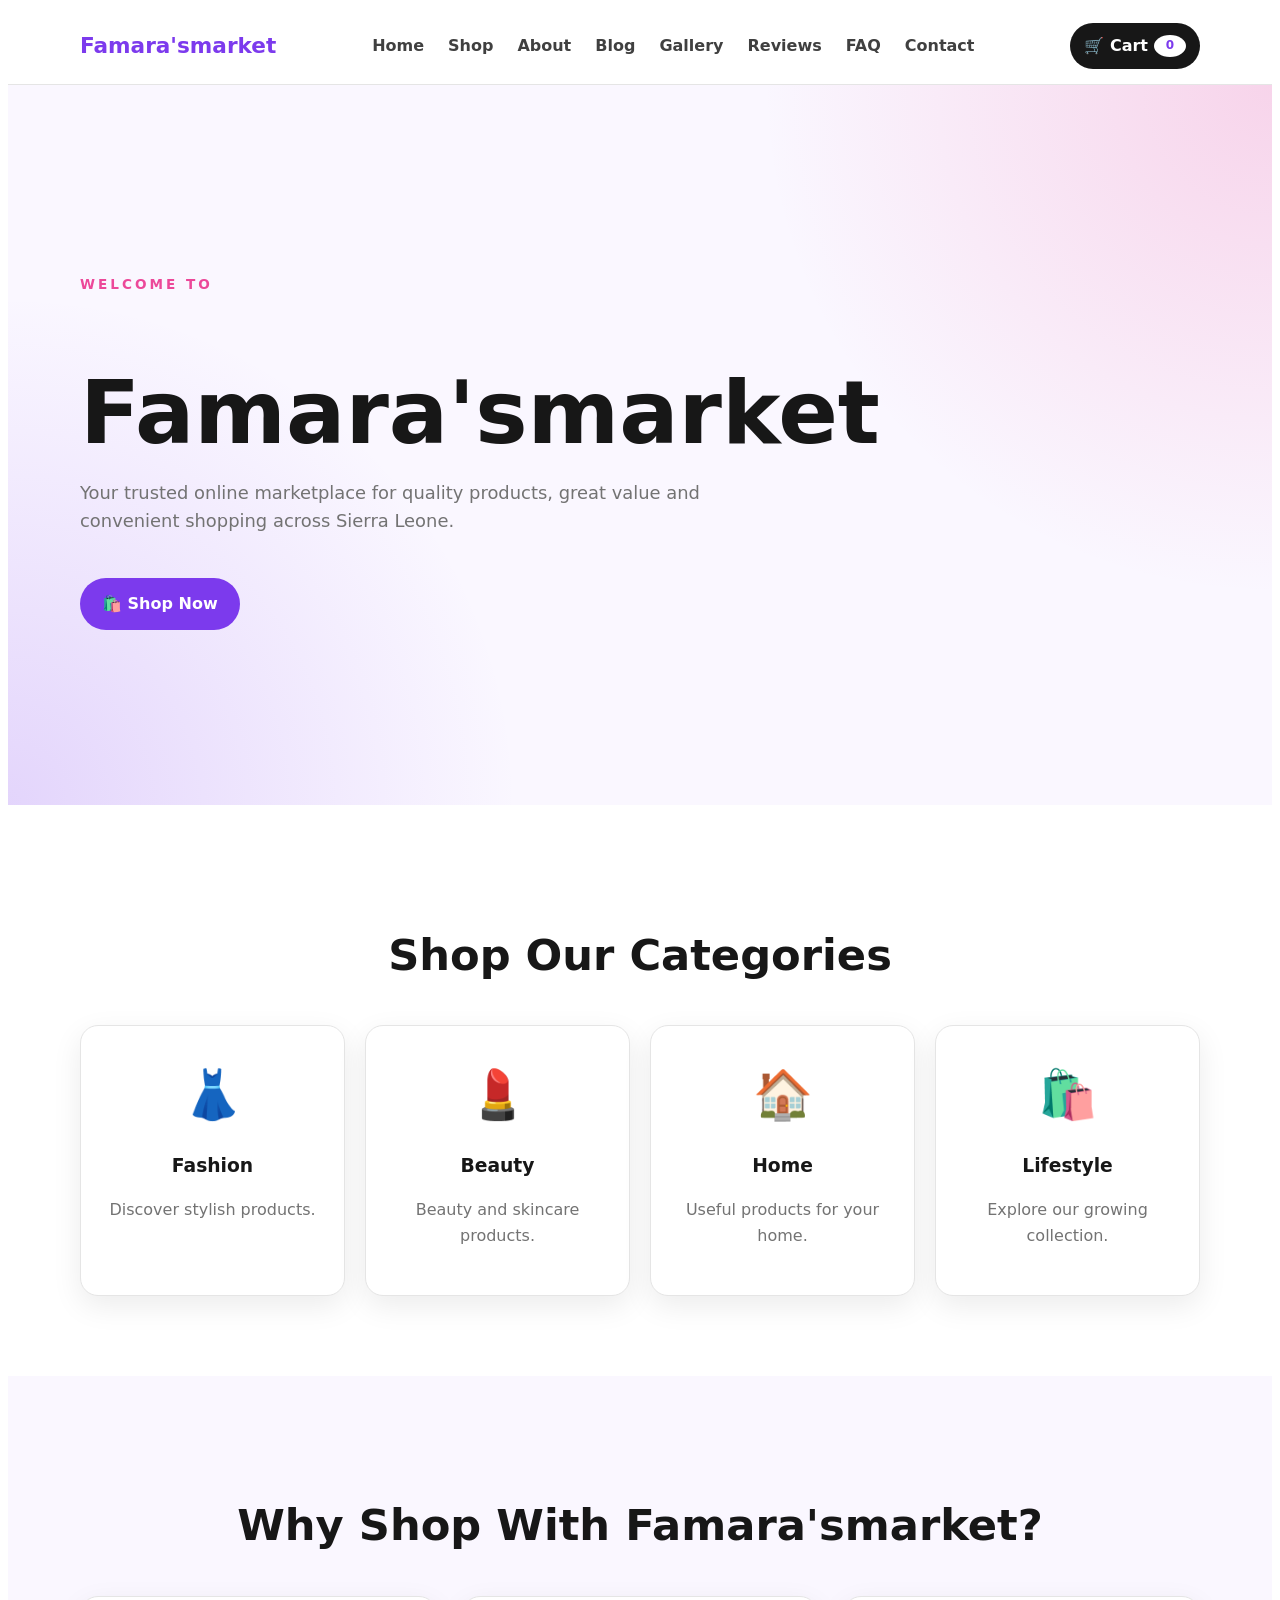
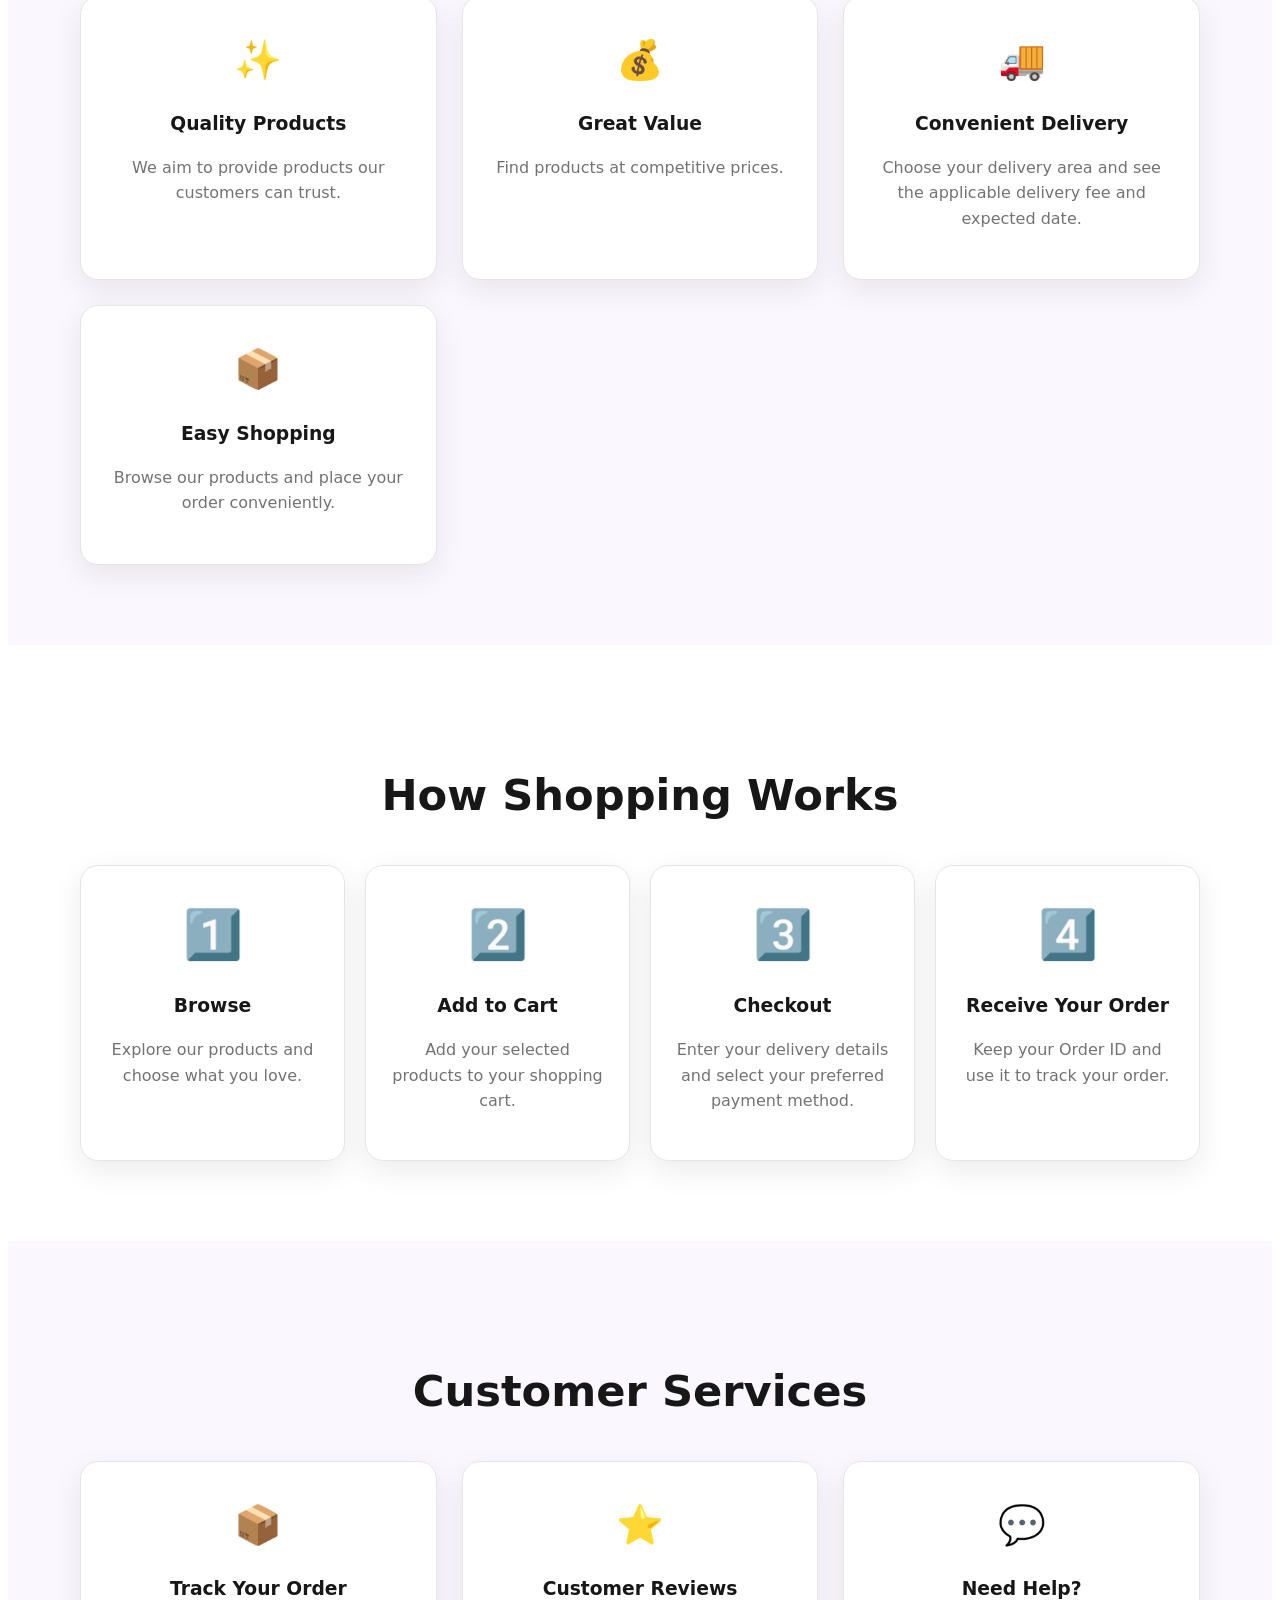
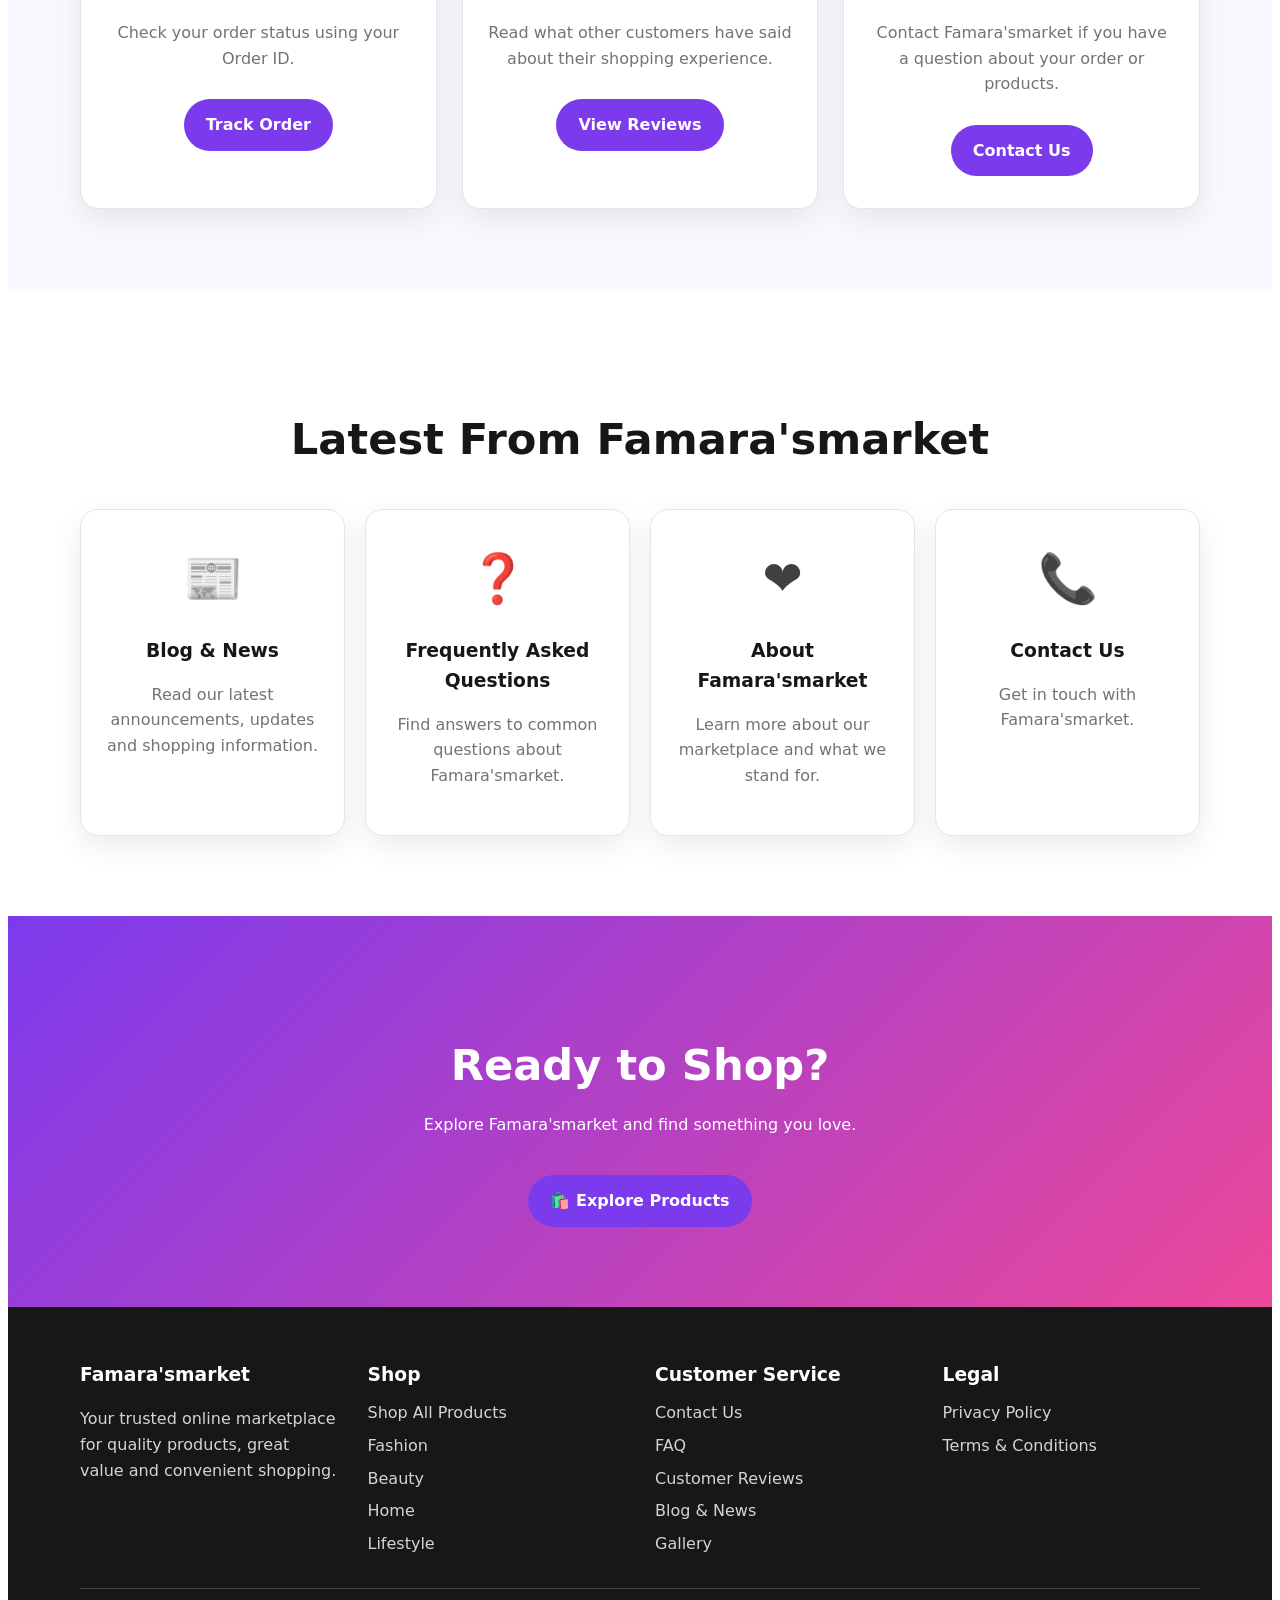
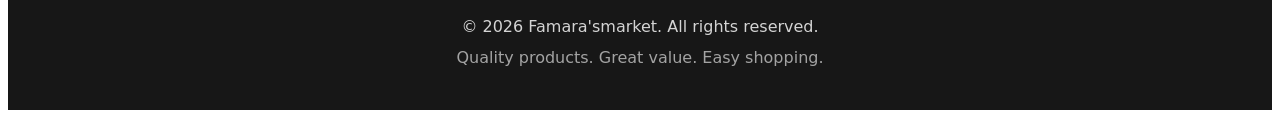
<file: index.html>
<!DOCTYPE html>
<html lang="en">

<head>

  <meta charset="UTF-8">

  <meta
    name="viewport"
    content="width=device-width, initial-scale=1.0"
  >

  <meta
    name="description"
    content="Famara'smarket — your trusted online marketplace for quality products, great value and convenient shopping across Sierra Leone."
  >

  <meta
    name="theme-color"
    content="#7c3aed"
  >

  <title>Famara'smarket | Shop Online</title>

  <link
    rel="stylesheet"
    href="css/style.css"
  >

  <style>

    /* =========================================
       FAMARA'SMARKET HOME PAGE
       ========================================= */

    .fm-button {
      display: inline-flex;
      align-items: center;
      justify-content: center;

      padding: 13px 22px;
      margin-top: 12px;

      background: #7c3aed;
      color: #ffffff !important;

      border: none;
      border-radius: 999px;

      text-decoration: none !important;

      font-weight: 800;

      cursor: pointer;

      transition:
        background .2s ease,
        transform .2s ease;
    }

    .fm-button:hover {
      background: #5b21b6;
      transform: translateY(-2px);
    }

    .fm-button:active {
      transform: translateY(0);
    }

    .fm-cart-button {
      display: inline-flex;

      align-items: center;
      justify-content: center;

      gap: 6px;

      padding: 10px 14px;

      background: #171717;
      color: #ffffff !important;

      border-radius: 999px;

      text-decoration: none !important;

      font-weight: 800;

      white-space: nowrap;
    }

    .fm-cart-button:hover {
      background: #7c3aed;
    }

    .fm-cart-count {
      display: inline-flex;

      align-items: center;
      justify-content: center;

      min-width: 22px;
      height: 22px;

      padding: 0 5px;

      border-radius: 50%;

      background: #ffffff;
      color: #7c3aed;

      font-size: 12px;
    }

    .fm-footer-grid {
      display: grid;

      grid-template-columns:
        repeat(4, 1fr);

      gap: 30px;

      margin-bottom: 25px;

      text-align: left;
    }

    .fm-footer-column h3 {
      margin-bottom: 10px;
      color: #ffffff;
    }

    .fm-footer-column p {
      color: #d4d4d4;
    }

    .fm-footer-column a {
      display: block;

      margin-bottom: 7px;

      color: #d4d4d4;

      text-decoration: none;
    }

    .fm-footer-column a:hover {
      color: #ffffff;
      text-decoration: underline;
    }

    .fm-footer-bottom {
      padding-top: 20px;

      border-top:
        1px solid rgba(255,255,255,.2);
    }

    .fm-footer-bottom p {
      margin: 5px 0;
    }

    @media (max-width: 800px) {

      .fm-footer-grid {
        grid-template-columns:
          repeat(2, 1fr);
      }

    }

    @media (max-width: 500px) {

      .fm-footer-grid {
        grid-template-columns: 1fr;

        text-align: center;
      }

    }

  </style>

</head>


<body>


  <!-- =========================================
       HEADER
       ========================================= -->

  <header class="header">

    <div class="container header-content">


      <a
        href="index.html"
        class="logo"
      >
        Famara'smarket
      </a>


      <nav class="nav">

        <a href="index.html">
          Home
        </a>

        <a href="pages/shop.html">
          Shop
        </a>

        <a href="pages/about.html">
          About
        </a>

        <a href="pages/blog.html">
          Blog
        </a>

        <a href="pages/gallery.html">
          Gallery
        </a>

        <a href="pages/testimonials.html">
          Reviews
        </a>

        <a href="pages/faq.html">
          FAQ
        </a>

        <a href="pages/contact.html">
          Contact
        </a>

      </nav>


      <a
        href="pages/shop.html"
        class="fm-cart-button"
      >

        🛒 Cart

        <span
          class="fm-cart-count"
          id="cart-count"
        >
          0
        </span>

      </a>


    </div>

  </header>



  <!-- =========================================
       MAIN
       ========================================= -->

  <main>


    <!-- =======================================
         HERO
         ======================================= -->

    <section class="hero">

      <div class="container hero-content">

        <div class="hero-text">

          <p class="welcome">
            WELCOME TO
          </p>


          <h1>
            Famara'smarket
          </h1>


          <p>
            Your trusted online marketplace for
            quality products, great value and
            convenient shopping across Sierra Leone.
          </p>


          <a
            href="pages/shop.html"
            class="fm-button"
          >
            🛍️ Shop Now
          </a>

        </div>

      </div>

    </section>



    <!-- =======================================
         CATEGORIES
         ======================================= -->

    <section class="categories">

      <div class="container">

        <h2>
          Shop Our Categories
        </h2>


        <div class="category-grid">


          <a
            href="pages/shop.html"
            class="category-card"
          >

            <span>
              👗
            </span>

            <h3>
              Fashion
            </h3>

            <p>
              Discover stylish products.
            </p>

          </a>


          <a
            href="pages/shop.html"
            class="category-card"
          >

            <span>
              💄
            </span>

            <h3>
              Beauty
            </h3>

            <p>
              Beauty and skincare products.
            </p>

          </a>


          <a
            href="pages/shop.html"
            class="category-card"
          >

            <span>
              🏠
            </span>

            <h3>
              Home
            </h3>

            <p>
              Useful products for your home.
            </p>

          </a>


          <a
            href="pages/shop.html"
            class="category-card"
          >

            <span>
              🛍️
            </span>

            <h3>
              Lifestyle
            </h3>

            <p>
              Explore our growing collection.
            </p>

          </a>


        </div>

      </div>

    </section>



    <!-- =======================================
         WHY SHOP WITH US
         ======================================= -->

    <section class="why-us">

      <div class="container">

        <h2>
          Why Shop With Famara'smarket?
        </h2>


        <div class="features">


          <div class="feature">

            <span>
              ✨
            </span>

            <h3>
              Quality Products
            </h3>

            <p>
              We aim to provide products our
              customers can trust.
            </p>

          </div>


          <div class="feature">

            <span>
              💰
            </span>

            <h3>
              Great Value
            </h3>

            <p>
              Find products at competitive prices.
            </p>

          </div>


          <div class="feature">

            <span>
              🚚
            </span>

            <h3>
              Convenient Delivery
            </h3>

            <p>
              Choose your delivery area and see
              the applicable delivery fee and
              expected date.
            </p>

          </div>


          <div class="feature">

            <span>
              📦
            </span>

            <h3>
              Easy Shopping
            </h3>

            <p>
              Browse our products and place your
              order conveniently.
            </p>

          </div>


        </div>

      </div>

    </section>



    <!-- =======================================
         HOW SHOPPING WORKS
         ======================================= -->

    <section class="categories">

      <div class="container">

        <h2>
          How Shopping Works
        </h2>


        <div class="category-grid">


          <div class="category-card">

            <span>
              1️⃣
            </span>

            <h3>
              Browse
            </h3>

            <p>
              Explore our products and choose
              what you love.
            </p>

          </div>


          <div class="category-card">

            <span>
              2️⃣
            </span>

            <h3>
              Add to Cart
            </h3>

            <p>
              Add your selected products to your
              shopping cart.
            </p>

          </div>


          <div class="category-card">

            <span>
              3️⃣
            </span>

            <h3>
              Checkout
            </h3>

            <p>
              Enter your delivery details and
              select your preferred payment method.
            </p>

          </div>


          <div class="category-card">

            <span>
              4️⃣
            </span>

            <h3>
              Receive Your Order
            </h3>

            <p>
              Keep your Order ID and use it to
              track your order.
            </p>

          </div>


        </div>

      </div>

    </section>



    <!-- =======================================
         CUSTOMER SERVICES
         ======================================= -->

    <section class="why-us">

      <div class="container">

        <h2>
          Customer Services
        </h2>


        <div class="features">


          <div class="feature">

            <span>
              📦
            </span>

            <h3>
              Track Your Order
            </h3>

            <p>
              Check your order status using your
              Order ID.
            </p>


            <a
              href="pages/shop.html#trackingSection"
              class="fm-button"
            >
              Track Order
            </a>

          </div>


          <div class="feature">

            <span>
              ⭐
            </span>

            <h3>
              Customer Reviews
            </h3>

            <p>
              Read what other customers have said
              about their shopping experience.
            </p>


            <a
              href="pages/testimonials.html"
              class="fm-button"
            >
              View Reviews
            </a>

          </div>


          <div class="feature">

            <span>
              💬
            </span>

            <h3>
              Need Help?
            </h3>

            <p>
              Contact Famara'smarket if you have
              a question about your order or products.
            </p>


            <a
              href="pages/contact.html"
              class="fm-button"
            >
              Contact Us
            </a>

          </div>


        </div>

      </div>

    </section>



    <!-- =======================================
         LATEST
         ======================================= -->

    <section class="categories">

      <div class="container">

        <h2>
          Latest From Famara'smarket
        </h2>


        <div class="category-grid">


          <a
            href="pages/blog.html"
            class="category-card"
          >

            <span>
              📰
            </span>

            <h3>
              Blog &amp; News
            </h3>

            <p>
              Read our latest announcements,
              updates and shopping information.
            </p>

          </a>


          <a
            href="pages/faq.html"
            class="category-card"
          >

            <span>
              ❓
            </span>

            <h3>
              Frequently Asked Questions
            </h3>

            <p>
              Find answers to common questions
              about Famara'smarket.
            </p>

          </a>


          <a
            href="pages/about.html"
            class="category-card"
          >

            <span>
              ❤️
            </span>

            <h3>
              About Famara'smarket
            </h3>

            <p>
              Learn more about our marketplace
              and what we stand for.
            </p>

          </a>


          <a
            href="pages/contact.html"
            class="category-card"
          >

            <span>
              📞
            </span>

            <h3>
              Contact Us
            </h3>

            <p>
              Get in touch with Famara'smarket.
            </p>

          </a>


        </div>

      </div>

    </section>



    <!-- =======================================
         FINAL CTA
         ======================================= -->

    <section class="cta">

      <div class="container">

        <h2>
          Ready to Shop?
        </h2>


        <p>
          Explore Famara'smarket and find
          something you love.
        </p>


        <a
          href="pages/shop.html"
          class="fm-button"
        >
          🛍️ Explore Products
        </a>

      </div>

    </section>


  </main>



  <!-- =========================================
       FOOTER
       ========================================= -->

  <footer class="footer">

    <div class="container">


      <div class="fm-footer-grid">


        <div class="fm-footer-column">

          <h3>
            Famara'smarket
          </h3>

          <p>
            Your trusted online marketplace for
            quality products, great value and
            convenient shopping.
          </p>

        </div>


        <div class="fm-footer-column">

          <h3>
            Shop
          </h3>

          <a href="pages/shop.html">
            Shop All Products
          </a>

          <a href="pages/shop.html">
            Fashion
          </a>

          <a href="pages/shop.html">
            Beauty
          </a>

          <a href="pages/shop.html">
            Home
          </a>

          <a href="pages/shop.html">
            Lifestyle
          </a>

        </div>


        <div class="fm-footer-column">

          <h3>
            Customer Service
          </h3>

          <a href="pages/contact.html">
            Contact Us
          </a>

          <a href="pages/faq.html">
            FAQ
          </a>

          <a href="pages/testimonials.html">
            Customer Reviews
          </a>

          <a href="pages/blog.html">
            Blog &amp; News
          </a>

          <a href="pages/gallery.html">
            Gallery
          </a>

        </div>


        <div class="fm-footer-column">

          <h3>
            Legal
          </h3>

          <a href="pages/privacy.html">
            Privacy Policy
          </a>

          <a href="pages/terms.html">
            Terms &amp; Conditions
          </a>

        </div>


      </div>


      <div class="fm-footer-bottom">

        <p>
          ©
          <span id="year"></span>
          Famara'smarket.
          All rights reserved.
        </p>

        <p>
          Quality products. Great value.
          Easy shopping.
        </p>

      </div>


    </div>

  </footer>



  <!-- =========================================
       JAVASCRIPT
       ========================================= -->

  <script src="js/script.js"></script>


  <script>

    /* Current year */

    const yearElement =
      document.getElementById("year");

    if (yearElement) {

      yearElement.textContent =
        new Date().getFullYear();

    }


    /* Cart count */

    try {

      const possibleKeys = [
        "famarasmarket_cart",
        "cart"
      ];


      let savedCart = null;


      for (
        const key of possibleKeys
      ) {

        const stored =
          localStorage.getItem(key);


        if (!stored) {
          continue;
        }


        try {

          const parsed =
            JSON.parse(stored);


          if (
            Array.isArray(parsed)
          ) {

            savedCart =
              parsed;

            break;

          }

        } catch (error) {

          /* Ignore invalid storage */

        }

      }


      if (
        Array.isArray(savedCart)
      ) {

        const count =
          savedCart.reduce(
            function(total, item) {

              return total +
                Number(
                  item.quantity || 0
                );

            },
            0
          );


        const cartCount =
          document.getElementById(
            "cart-count"
          );


        if (cartCount) {

          cartCount.textContent =
            count;

        }

      }

    } catch (error) {

      /* Cart is handled by Shop */

    }

  </script>


</body>

              </html>
</file>
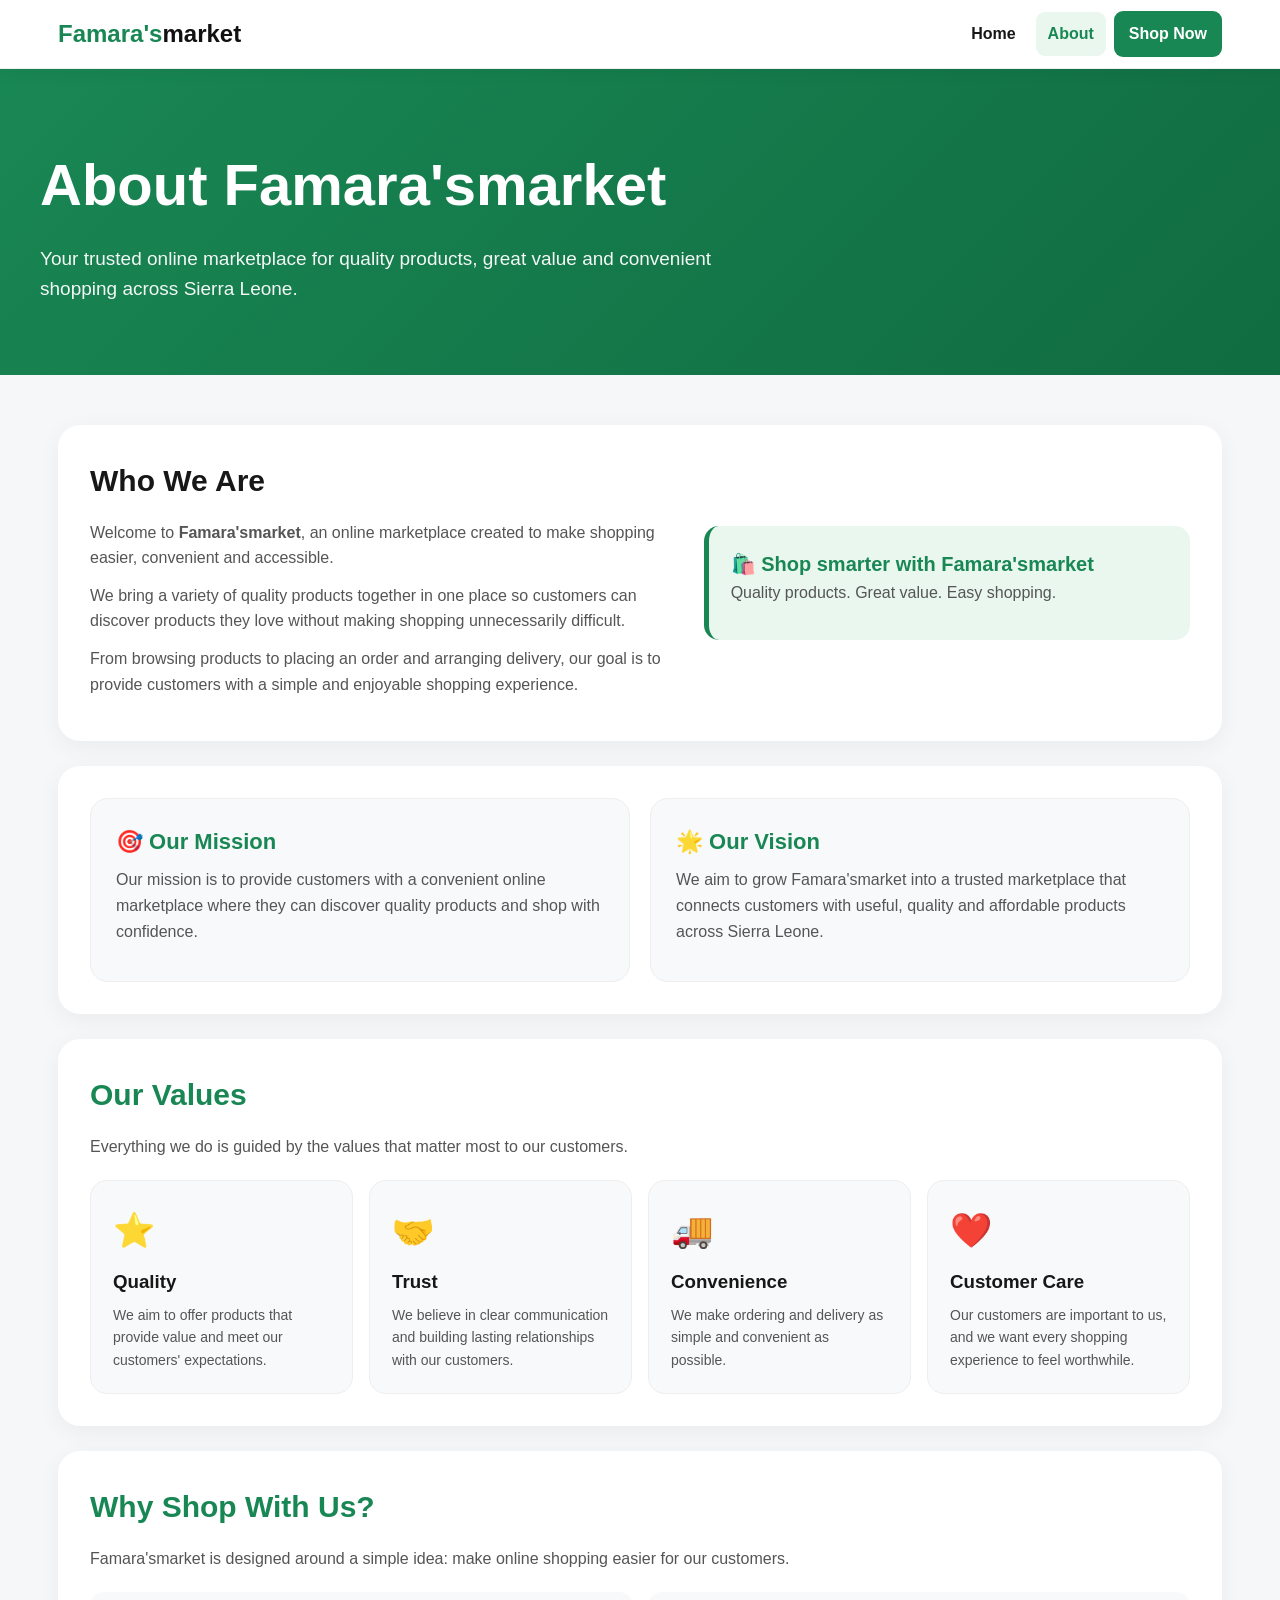
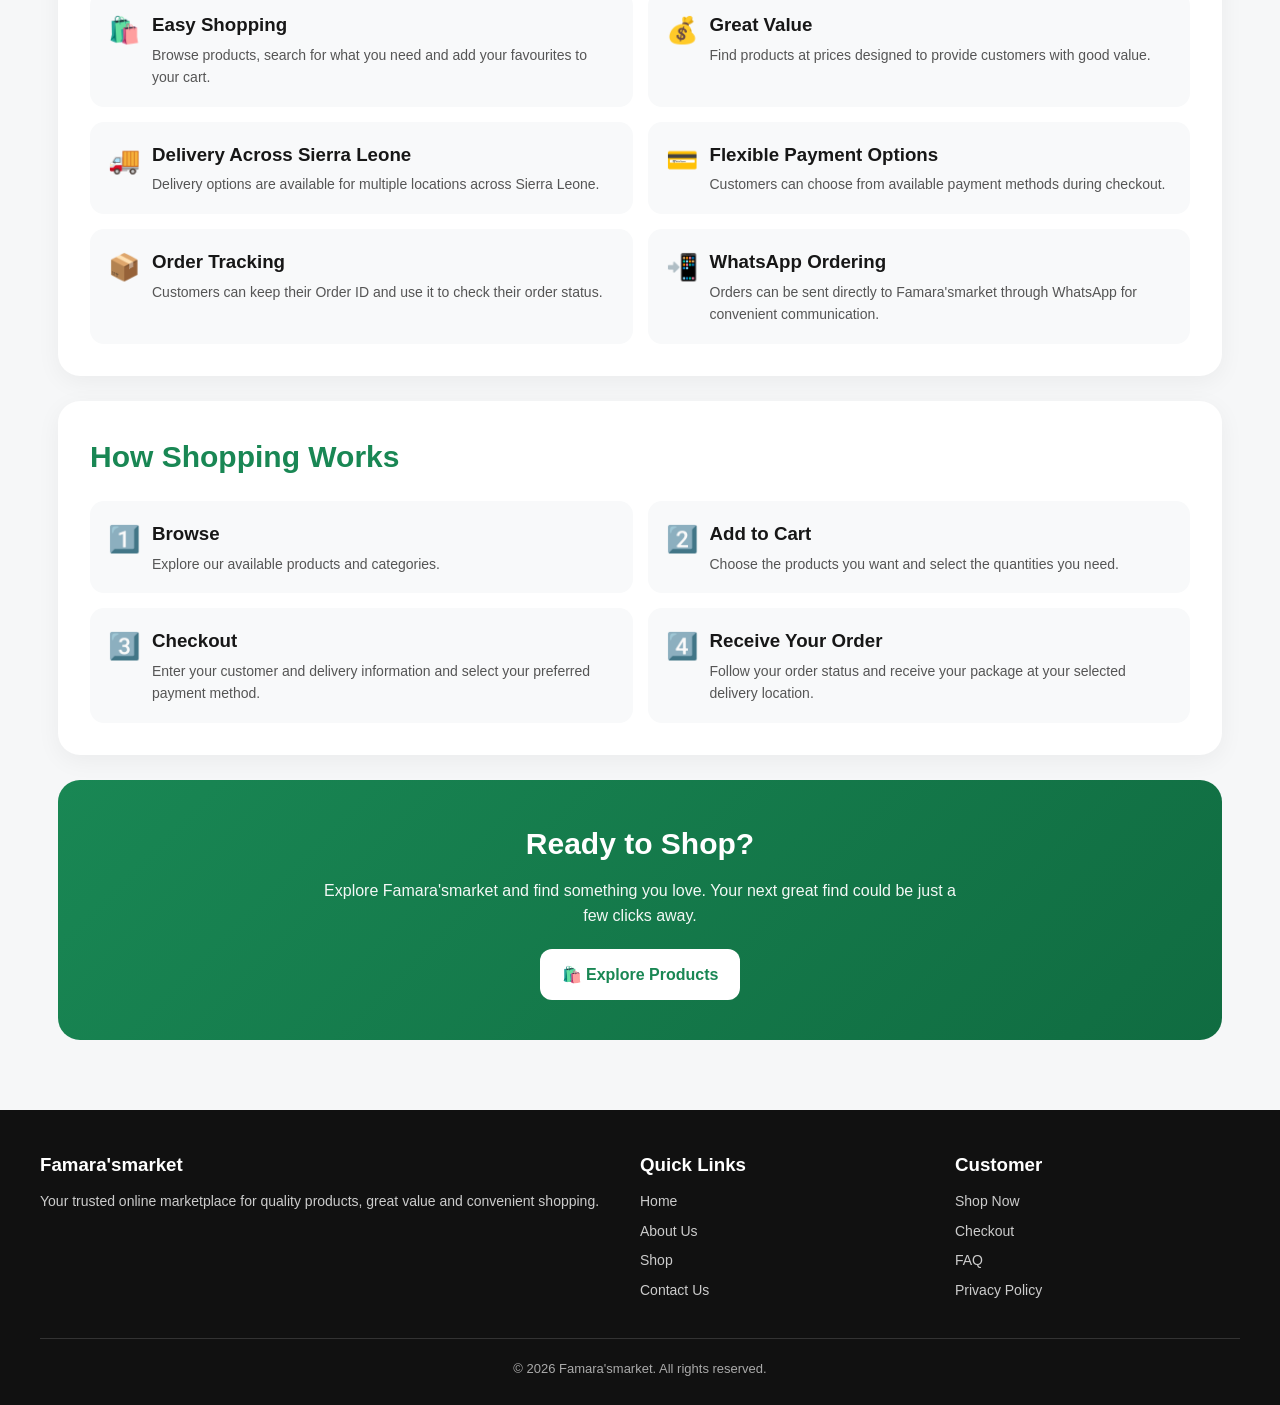
<file: about.html>
<!DOCTYPE html>
<html lang="en">
<head>
  <meta charset="UTF-8">
  <meta name="viewport" content="width=device-width, initial-scale=1.0">

  <meta name="description" content="Learn about Famara'smarket, your trusted online marketplace for quality products, great value and convenient shopping across Sierra Leone.">

  <meta name="theme-color" content="#198754">

  <title>About Us | Famara'smarket</title>

  <style>
    * {
      box-sizing: border-box;
      margin: 0;
      padding: 0;
    }

    html {
      scroll-behavior: smooth;
    }

    body {
      font-family: Arial, Helvetica, sans-serif;
      background: #f6f7f8;
      color: #171717;
      line-height: 1.6;
    }

    a {
      text-decoration: none;
      color: inherit;
    }

    button {
      font: inherit;
      cursor: pointer;
    }

    /* HEADER */
    header {
      position: sticky;
      top: 0;
      z-index: 1000;
      background: #ffffff;
      border-bottom: 1px solid #eeeeee;
      box-shadow: 0 3px 15px rgba(0,0,0,0.05);
    }

    .header-inner {
      max-width: 1200px;
      min-height: 68px;
      margin: auto;
      padding: 10px 18px;

      display: flex;
      align-items: center;
      justify-content: space-between;
      gap: 15px;
    }

    .logo {
      font-size: 24px;
      font-weight: 900;
      color: #198754;
    }

    .logo span {
      color: #111111;
    }

    nav {
      display: flex;
      align-items: center;
      gap: 8px;
    }

    nav a {
      padding: 9px 12px;
      border-radius: 9px;
      font-weight: 700;
    }

    nav a:hover,
    nav a.active {
      background: #e9f7ef;
      color: #198754;
    }

    .shop-button {
      background: #198754;
      color: #ffffff !important;
      padding: 10px 15px !important;
    }

    .shop-button:hover {
      background: #157347 !important;
    }

    /* HERO */
    .hero {
      background: linear-gradient(135deg, #198754, #106c41);
      color: #ffffff;
      padding: 70px 18px;
    }

    .hero-inner {
      max-width: 1200px;
      margin: auto;
    }

    .hero h1 {
      font-size: clamp(36px, 7vw, 58px);
      margin-bottom: 12px;
    }

    .hero p {
      max-width: 720px;
      font-size: 19px;
      opacity: 0.95;
    }

    /* MAIN */
    main {
      max-width: 1200px;
      margin: auto;
      padding: 50px 18px 70px;
    }

    .section {
      background: #ffffff;
      border-radius: 22px;
      padding: 32px;
      margin-bottom: 25px;
      box-shadow: 0 6px 25px rgba(0,0,0,0.05);
    }

    .section h2 {
      color: #198754;
      font-size: 30px;
      margin-bottom: 15px;
    }

    .section p {
      color: #555555;
      margin-bottom: 12px;
    }

    /* INTRO */
    .intro {
      display: grid;
      grid-template-columns: 1.2fr 1fr;
      gap: 30px;
      align-items: center;
    }

    .intro-text h2 {
      color: #171717;
    }

    .highlight-box {
      background: #e9f7ef;
      border-left: 5px solid #198754;
      padding: 22px;
      border-radius: 15px;
    }

    .highlight-box strong {
      color: #198754;
      font-size: 20px;
    }

    /* VALUES */
    .values-grid {
      display: grid;
      grid-template-columns: repeat(4, 1fr);
      gap: 16px;
      margin-top: 20px;
    }

    .value-card {
      background: #f8f9fa;
      padding: 22px;
      border-radius: 17px;
      border: 1px solid #eeeeee;
    }

    .value-icon {
      font-size: 34px;
      margin-bottom: 10px;
    }

    .value-card h3 {
      margin-bottom: 7px;
    }

    .value-card p {
      font-size: 14px;
      margin: 0;
    }

    /* WHY US */
    .benefits {
      display: grid;
      grid-template-columns: repeat(2, 1fr);
      gap: 15px;
      margin-top: 20px;
    }

    .benefit {
      display: flex;
      gap: 12px;
      padding: 18px;
      background: #f8f9fa;
      border-radius: 14px;
    }

    .benefit-icon {
      font-size: 26px;
    }

    .benefit h3 {
      margin-bottom: 4px;
    }

    .benefit p {
      margin: 0;
      font-size: 14px;
    }

    /* MISSION */
    .mission-grid {
      display: grid;
      grid-template-columns: 1fr 1fr;
      gap: 20px;
    }

    .mission-card {
      padding: 25px;
      border-radius: 18px;
      background: #f8f9fa;
      border: 1px solid #eeeeee;
    }

    .mission-card h3 {
      color: #198754;
      margin-bottom: 8px;
      font-size: 22px;
    }

    /* CTA */
    .cta {
      background: linear-gradient(135deg, #198754, #106c41);
      color: #ffffff;
      text-align: center;
      border-radius: 22px;
      padding: 40px 25px;
      margin-top: 25px;
    }

    .cta h2 {
      font-size: 30px;
      margin-bottom: 10px;
    }

    .cta p {
      color: #ffffff;
      opacity: 0.95;
      max-width: 650px;
      margin: 0 auto 20px;
    }

    .cta-button {
      display: inline-block;
      background: #ffffff;
      color: #198754;
      padding: 13px 22px;
      border-radius: 12px;
      font-weight: 800;
    }

    .cta-button:hover {
      background: #f0f0f0;
    }

    /* FOOTER */
    footer {
      background: #111111;
      color: #ffffff;
      padding: 40px 18px 25px;
    }

    .footer-inner {
      max-width: 1200px;
      margin: auto;

      display: grid;
      grid-template-columns: 2fr 1fr 1fr;
      gap: 30px;
    }

    footer h3 {
      margin-bottom: 10px;
    }

    footer p,
    footer a {
      color: #cccccc;
      font-size: 14px;
    }

    footer a {
      display: block;
      margin-bottom: 7px;
    }

    footer a:hover {
      color: #ffffff;
    }

    .copyright {
      max-width: 1200px;
      margin: 30px auto 0;
      padding-top: 20px;
      border-top: 1px solid #333333;
      text-align: center;
      color: #aaaaaa;
      font-size: 13px;
    }

    /* MOBILE */
    @media (max-width: 850px) {
      .intro {
        grid-template-columns: 1fr;
      }

      .values-grid {
        grid-template-columns: repeat(2, 1fr);
      }

      .mission-grid {
        grid-template-columns: 1fr;
      }

      .footer-inner {
        grid-template-columns: 1fr 1fr;
      }
    }

    @media (max-width: 600px) {
      .header-inner {
        padding: 9px 12px;
      }

      .logo {
        font-size: 20px;
      }

      nav {
        gap: 3px;
      }

      nav a {
        padding: 7px 6px;
        font-size: 12px;
      }

      nav a:not(.shop-button) {
        display: none;
      }

      .hero {
        padding: 50px 16px;
      }

      .hero h1 {
        font-size: 38px;
      }

      .hero p {
        font-size: 16px;
      }

      main {
        padding: 25px 12px 50px;
      }

      .section {
        padding: 22px;
        border-radius: 18px;
      }

      .section h2 {
        font-size: 25px;
      }

      .values-grid {
        grid-template-columns: 1fr;
      }

      .benefits {
        grid-template-columns: 1fr;
      }

      .footer-inner {
        grid-template-columns: 1fr;
      }
    }
  </style>
</head>

<body>

  <!-- HEADER -->
  <header>
    <div class="header-inner">

      <a href="../index.html" class="logo">
        Famara's<span>market</span>
      </a>

      <nav>
        <a href="../index.html">Home</a>

        <a href="about.html" class="active">
          About
        </a>

        <a href="shop.html" class="shop-button">
          Shop Now
        </a>
      </nav>

    </div>
  </header>


  <!-- HERO -->
  <section class="hero">
    <div class="hero-inner">

      <h1>About Famara'smarket</h1>

      <p>
        Your trusted online marketplace for quality products,
        great value and convenient shopping across Sierra Leone.
      </p>

    </div>
  </section>


  <main>

    <!-- WHO WE ARE -->
    <section class="section intro">

      <div class="intro-text">

        <h2>Who We Are</h2>

        <p>
          Welcome to <strong>Famara'smarket</strong>, an online
          marketplace created to make shopping easier,
          convenient and accessible.
        </p>

        <p>
          We bring a variety of quality products together in
          one place so customers can discover products they
          love without making shopping unnecessarily difficult.
        </p>

        <p>
          From browsing products to placing an order and
          arranging delivery, our goal is to provide customers
          with a simple and enjoyable shopping experience.
        </p>

      </div>

      <div class="highlight-box">

        <strong>
          🛍️ Shop smarter with Famara'smarket
        </strong>

        <p>
          Quality products. Great value. Easy shopping.
        </p>

      </div>

    </section>


    <!-- OUR MISSION -->
    <section class="section">

      <div class="mission-grid">

        <div class="mission-card">

          <h3>🎯 Our Mission</h3>

          <p>
            Our mission is to provide customers with a
            convenient online marketplace where they can
            discover quality products and shop with confidence.
          </p>

        </div>

        <div class="mission-card">

          <h3>🌟 Our Vision</h3>

          <p>
            We aim to grow Famara'smarket into a trusted
            marketplace that connects customers with useful,
            quality and affordable products across Sierra Leone.
          </p>

        </div>

      </div>

    </section>


    <!-- OUR VALUES -->
    <section class="section">

      <h2>Our Values</h2>

      <p>
        Everything we do is guided by the values that matter
        most to our customers.
      </p>

      <div class="values-grid">

        <div class="value-card">

          <div class="value-icon">⭐</div>

          <h3>Quality</h3>

          <p>
            We aim to offer products that provide value and
            meet our customers' expectations.
          </p>

        </div>


        <div class="value-card">

          <div class="value-icon">🤝</div>

          <h3>Trust</h3>

          <p>
            We believe in clear communication and building
            lasting relationships with our customers.
          </p>

        </div>


        <div class="value-card">

          <div class="value-icon">🚚</div>

          <h3>Convenience</h3>

          <p>
            We make ordering and delivery as simple and
            convenient as possible.
          </p>

        </div>


        <div class="value-card">

          <div class="value-icon">❤️</div>

          <h3>Customer Care</h3>

          <p>
            Our customers are important to us, and we want
            every shopping experience to feel worthwhile.
          </p>

        </div>

      </div>

    </section>


    <!-- WHY SHOP WITH US -->
    <section class="section">

      <h2>Why Shop With Us?</h2>

      <p>
        Famara'smarket is designed around a simple idea:
        make online shopping easier for our customers.
      </p>

      <div class="benefits">

        <div class="benefit">

          <div class="benefit-icon">🛍️</div>

          <div>
            <h3>Easy Shopping</h3>

            <p>
              Browse products, search for what you need and
              add your favourites to your cart.
            </p>
          </div>

        </div>


        <div class="benefit">

          <div class="benefit-icon">💰</div>

          <div>
            <h3>Great Value</h3>

            <p>
              Find products at prices designed to provide
              customers with good value.
            </p>
          </div>

        </div>


        <div class="benefit">

          <div class="benefit-icon">🚚</div>

          <div>
            <h3>Delivery Across Sierra Leone</h3>

            <p>
              Delivery options are available for multiple
              locations across Sierra Leone.
            </p>
          </div>

        </div>


        <div class="benefit">

          <div class="benefit-icon">💳</div>

          <div>
            <h3>Flexible Payment Options</h3>

            <p>
              Customers can choose from available payment
              methods during checkout.
            </p>
          </div>

        </div>


        <div class="benefit">

          <div class="benefit-icon">📦</div>

          <div>
            <h3>Order Tracking</h3>

            <p>
              Customers can keep their Order ID and use it
              to check their order status.
            </p>
          </div>

        </div>


        <div class="benefit">

          <div class="benefit-icon">📲</div>

          <div>
            <h3>WhatsApp Ordering</h3>

            <p>
              Orders can be sent directly to Famara'smarket
              through WhatsApp for convenient communication.
            </p>
          </div>

        </div>

      </div>

    </section>


    <!-- HOW IT WORKS -->
    <section class="section">

      <h2>How Shopping Works</h2>

      <div class="benefits">

        <div class="benefit">

          <div class="benefit-icon">1️⃣</div>

          <div>
            <h3>Browse</h3>

            <p>
              Explore our available products and categories.
            </p>
          </div>

        </div>


        <div class="benefit">

          <div class="benefit-icon">2️⃣</div>

          <div>
            <h3>Add to Cart</h3>

            <p>
              Choose the products you want and select the
              quantities you need.
            </p>
          </div>

        </div>


        <div class="benefit">

          <div class="benefit-icon">3️⃣</div>

          <div>
            <h3>Checkout</h3>

            <p>
              Enter your customer and delivery information
              and select your preferred payment method.
            </p>
          </div>

        </div>


        <div class="benefit">

          <div class="benefit-icon">4️⃣</div>

          <div>
            <h3>Receive Your Order</h3>

            <p>
              Follow your order status and receive your
              package at your selected delivery location.
            </p>
          </div>

        </div>

      </div>

    </section>


    <!-- CTA -->
    <section class="cta">

      <h2>
        Ready to Shop?
      </h2>

      <p>
        Explore Famara'smarket and find something you love.
        Your next great find could be just a few clicks away.
      </p>

      <a
        href="shop.html"
        class="cta-button"
      >
        🛍️ Explore Products
      </a>

    </section>

  </main>


  <!-- FOOTER -->
  <footer>

    <div class="footer-inner">

      <div>

        <h3>Famara'smarket</h3>

        <p>
          Your trusted online marketplace for quality products,
          great value and convenient shopping.
        </p>

      </div>


      <div>

        <h3>Quick Links</h3>

        <a href="../index.html">Home</a>

        <a href="about.html">About Us</a>

        <a href="shop.html">Shop</a>

        <a href="contact.html">Contact Us</a>

      </div>


      <div>

        <h3>Customer</h3>

        <a href="shop.html">Shop Now</a>

        <a href="checkout.html">Checkout</a>

        <a href="faq.html">FAQ</a>

        <a href="privacy.html">Privacy Policy</a>

      </div>

    </div>


    <div class="copyright">

      © <span id="year"></span>
      Famara'smarket. All rights reserved.

    </div>

  </footer>


  <script>
    document.getElementById("year").textContent =
      new Date().getFullYear();
  </script>

</body>
                            </html>
</file>
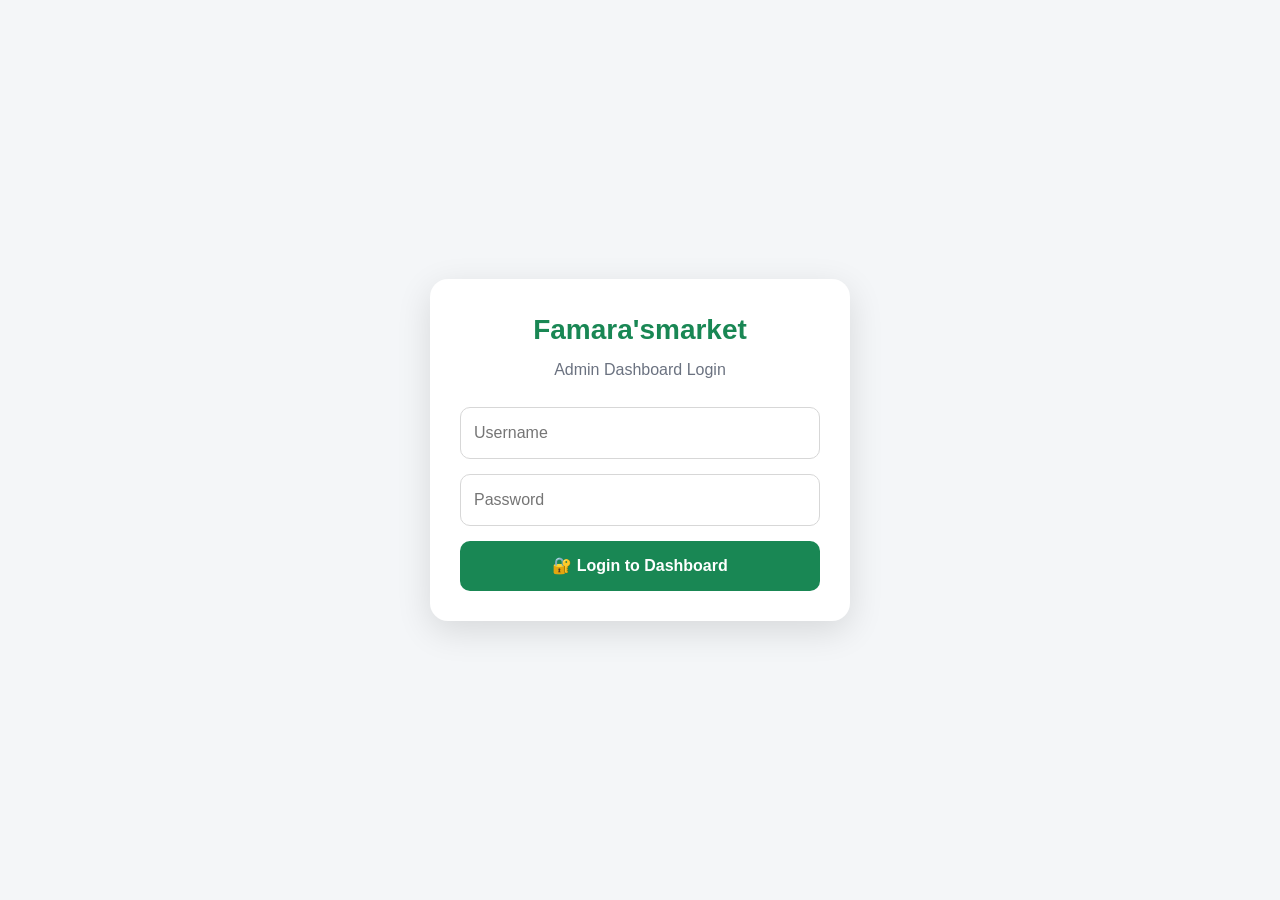
<file: Admin.html>
<!DOCTYPE html>
<html lang="en">
<head>
<meta charset="UTF-8">
<meta name="viewport" content="width=device-width, initial-scale=1.0">
<meta name="description" content="Famara'smarket Admin Dashboard">
<meta name="theme-color" content="#198754">
<title>Admin Dashboard | Famara'smarket</title>

<style>
*{box-sizing:border-box;margin:0;padding:0}

body{
  font-family:Arial,Helvetica,sans-serif;
  background:#f4f6f8;
  color:#171717;
  line-height:1.5
}

button,input,select,textarea{font:inherit}
button{cursor:pointer}
button:disabled{opacity:.5;cursor:not-allowed}

:root{
  --green:#198754;
  --dark:#111827;
  --light:#f4f6f8;
  --border:#e5e7eb;
  --muted:#6b7280;
  --red:#dc3545;
  --orange:#f59e0b
}

/* ==============================
   LOGIN
============================== */

#adminLogin{
  position:fixed;
  inset:0;
  background:#f4f6f8;
  display:flex;
  align-items:center;
  justify-content:center;
  padding:20px;
  z-index:10000
}

.login-box{
  width:100%;
  max-width:420px;
  background:white;
  padding:30px;
  border-radius:18px;
  box-shadow:0 10px 35px rgba(0,0,0,.12)
}

.login-brand{
  text-align:center;
  font-size:28px;
  font-weight:900;
  color:#198754;
  margin-bottom:7px
}

.login-subtitle{
  text-align:center;
  color:#6b7280;
  margin-bottom:25px
}

.login-error{
  display:none;
  background:#ffe5e5;
  color:#a00000;
  padding:12px;
  border-radius:9px;
  margin-bottom:15px;
  font-weight:700
}

.login-box input{
  width:100%;
  padding:13px;
  border:1px solid #d7d7d7;
  border-radius:10px;
  margin-bottom:15px;
  outline:none
}

.login-box input:focus{
  border-color:#198754
}

.login-button{
  width:100%;
  border:0;
  background:#198754;
  color:white;
  padding:13px;
  border-radius:10px;
  font-weight:800
}

.logout-button{
  border:0;
  background:#ffe5e5;
  color:#a00000;
  padding:8px 11px;
  border-radius:8px;
  font-weight:800
}

/* ==============================
   LAYOUT
============================== */

.sidebar{
  position:fixed;
  left:0;
  top:0;
  bottom:0;
  width:250px;
  background:#111827;
  color:white;
  padding:20px 14px;
  overflow-y:auto;
  z-index:2000
}

.brand{
  font-size:23px;
  font-weight:900;
  padding:10px 12px 25px;
  color:#35b879
}

.brand span{color:white}

.nav-btn{
  width:100%;
  border:0;
  background:transparent;
  color:#d1d5db;
  text-align:left;
  padding:13px 14px;
  border-radius:10px;
  margin-bottom:5px;
  font-weight:700
}

.nav-btn:hover,
.nav-btn.active{
  background:#198754;
  color:white
}

.main{
  margin-left:250px;
  min-height:100vh
}

.topbar{
  height:70px;
  background:white;
  border-bottom:1px solid var(--border);
  display:flex;
  align-items:center;
  justify-content:space-between;
  padding:0 25px;
  position:sticky;
  top:0;
  z-index:1000
}

.menu-button{
  display:none;
  border:0;
  background:#198754;
  color:white;
  padding:9px 12px;
  border-radius:9px
}

.admin-title{
  font-weight:900;
  font-size:20px
}

.content{
  padding:25px;
  max-width:1500px;
  margin:auto
}

.page{display:none}
.page.active{display:block}

.page-heading{
  margin-bottom:20px
}

.page-heading h1{
  font-size:28px
}

.page-heading p{
  color:var(--muted)
}

/* ==============================
   CARDS
============================== */

.cards{
  display:grid;
  grid-template-columns:repeat(4,1fr);
  gap:16px;
  margin-bottom:25px
}

.card{
  background:white;
  border:1px solid var(--border);
  border-radius:16px;
  padding:20px;
  box-shadow:0 3px 15px rgba(0,0,0,.04)
}

.stat-label{
  color:var(--muted);
  font-weight:700;
  font-size:14px
}

.stat-value{
  font-size:28px;
  font-weight:900;
  margin-top:7px
}

.grid-2{
  display:grid;
  grid-template-columns:1fr 1fr;
  gap:20px
}

.panel{
  background:white;
  border:1px solid var(--border);
  border-radius:16px;
  padding:20px;
  margin-bottom:20px;
  overflow:hidden
}

.panel h2{
  font-size:20px;
  margin-bottom:15px
}

/* ==============================
   TABLES
============================== */

.table-wrap{
  width:100%;
  overflow-x:auto
}

table{
  width:100%;
  border-collapse:collapse;
  min-width:650px
}

th,td{
  padding:12px 10px;
  border-bottom:1px solid var(--border);
  text-align:left;
  vertical-align:top
}

th{
  background:#f8fafc;
  font-size:13px
}

td{
  font-size:14px
}

.badge{
  display:inline-block;
  padding:5px 9px;
  border-radius:30px;
  font-size:12px;
  font-weight:800;
  background:#e8f7ee;
  color:#198754
}

.badge.pending{
  background:#fff4d6;
  color:#856404
}

.badge.cancelled{
  background:#ffe5e5;
  color:#a00000
}

.badge.processing{
  background:#e5f0ff;
  color:#1456a0
}

/* ==============================
   BUTTONS
============================== */

.btn{
  border:0;
  border-radius:9px;
  padding:9px 13px;
  font-weight:800
}

.btn-primary{
  background:#198754;
  color:white
}

.btn-secondary{
  background:#e9ecef;
  color:#222
}

.btn-danger{
  background:#ffe3e3;
  color:#a00000
}

.btn-warning{
  background:#fff0c2;
  color:#6b4f00
}

.actions{
  display:flex;
  flex-wrap:wrap;
  gap:8px
}

/* ==============================
   FORMS
============================== */

.form-grid{
  display:grid;
  grid-template-columns:1fr 1fr;
  gap:15px
}

.form-group{
  margin-bottom:15px
}

.form-group.full{
  grid-column:1/-1
}

.form-group label{
  display:block;
  font-weight:800;
  margin-bottom:6px
}

.form-group input,
.form-group select,
.form-group textarea{
  width:100%;
  padding:12px;
  border:1px solid #d7d7d7;
  border-radius:10px;
  outline:none;
  background:white
}

.form-group textarea{
  min-height:100px;
  resize:vertical
}

.form-group input:focus,
.form-group select:focus,
.form-group textarea:focus{
  border-color:#198754
}

.search{
  width:100%;
  padding:13px;
  border:1px solid var(--border);
  border-radius:10px;
  margin-bottom:15px;
  outline:none
}

.search:focus{
  border-color:#198754
}

.notice{
  padding:13px 15px;
  border-radius:10px;
  background:#fff4d6;
  color:#664d03;
  margin-bottom:15px;
  font-weight:700
}

.success{
  padding:13px 15px;
  border-radius:10px;
  background:#e8f7ee;
  color:#146c43;
  margin-bottom:15px;
  font-weight:700
}

.empty{
  padding:30px;
  text-align:center;
  color:var(--muted)
}

.small{
  color:var(--muted);
  font-size:13px
}

/* ==============================
   CHART
============================== */

.chart{
  height:220px;
  display:flex;
  align-items:flex-end;
  gap:8px;
  padding:15px 5px 5px;
  border-bottom:1px solid var(--border)
}

.bar{
  flex:1;
  min-width:15px;
  background:#198754;
  border-radius:6px 6px 0 0;
  position:relative
}

.bar span{
  position:absolute;
  bottom:-22px;
  left:50%;
  transform:translateX(-50%);
  font-size:10px;
  white-space:nowrap
}

/* ==============================
   DELIVERY
============================== */

.delivery-group{
  border:1px solid var(--border);
  border-radius:14px;
  margin-bottom:15px;
  overflow:hidden
}

.delivery-title{
  padding:14px;
  background:#f8fafc;
  font-weight:900
}

.delivery-row{
  padding:14px;
  border-top:1px solid var(--border)
}

.delivery-row-grid{
  display:grid;
  grid-template-columns:1fr 1fr;
  gap:10px
}

.delivery-row label{
  display:block;
  font-size:12px;
  font-weight:800;
  color:var(--muted);
  margin-bottom:5px
}

.delivery-row input{
  width:100%;
  padding:10px;
  border:1px solid var(--border);
  border-radius:8px
}

/* ==============================
   MODALS
============================== */

.modal{
  display:none;
  position:fixed;
  inset:0;
  background:rgba(0,0,0,.6);
  z-index:5000;
  padding:15px;
  overflow-y:auto
}

.modal-box{
  max-width:700px;
  margin:30px auto;
  background:white;
  border-radius:18px;
  padding:22px
}

.modal-header{
  display:flex;
  justify-content:space-between;
  align-items:center;
  margin-bottom:20px
}

.close{
  border:0;
  background:#eee;
  width:38px;
  height:38px;
  border-radius:50%;
  font-size:22px
}

.product-image-preview{
  max-width:150px;
  max-height:150px;
  object-fit:cover;
  border-radius:10px;
  margin-top:8px
}

.mobile-overlay{
  display:none
}

/* ==============================
   RESPONSIVE
============================== */

@media(max-width:1000px){

  .cards{
    grid-template-columns:repeat(2,1fr)
  }

}

@media(max-width:750px){

  .sidebar{
    transform:translateX(-100%);
    transition:.25s
  }

  .sidebar.open{
    transform:translateX(0)
  }

  .main{
    margin-left:0
  }

  .menu-button{
    display:block
  }

  .mobile-overlay.show{
    display:block;
    position:fixed;
    inset:0;
    background:rgba(0,0,0,.4);
    z-index:1500
  }

  .topbar{
    padding:0 14px
  }

  .content{
    padding:15px
  }

  .cards{
    grid-template-columns:1fr 1fr;
    gap:10px
  }

  .grid-2,
  .form-grid{
    grid-template-columns:1fr
  }

  .form-group.full{
    grid-column:auto
  }

}

@media(max-width:450px){

  .cards{
    grid-template-columns:1fr
  }

}
</style>
</head>

<body>

<!-- ==============================
     ADMIN LOGIN
============================== -->

<div id="adminLogin">

  <div class="login-box">

    <div class="login-brand">
      Famara'smarket
    </div>

    <div class="login-subtitle">
      Admin Dashboard Login
    </div>

    <div class="login-error" id="loginError">
      Incorrect username or password.
    </div>

    <form id="adminLoginForm">

      <input
        type="text"
        id="adminUsername"
        placeholder="Username"
        autocomplete="username"
        required
      >

      <input
        type="password"
        id="adminPassword"
        placeholder="Password"
        autocomplete="current-password"
        required
      >

      <button
        type="submit"
        class="login-button"
      >
        🔐 Login to Dashboard
      </button>

    </form>

  </div>

</div>

<!-- ==============================
     MOBILE OVERLAY
============================== -->

<div class="mobile-overlay" id="mobileOverlay"></div>

<!-- ==============================
     SIDEBAR
============================== -->

<aside class="sidebar" id="sidebar">

  <div class="brand">
    Famara's<span>market</span>
  </div>

  <button class="nav-btn active" data-page="dashboard">
    📊 Dashboard
  </button>

  <button class="nav-btn" data-page="products">
    🛍️ Products
  </button>

  <button class="nav-btn" data-page="orders">
    📦 Orders
  </button>

  <button class="nav-btn" data-page="customers">
    👥 Customers
  </button>

  <button class="nav-btn" data-page="payments">
    💳 Payments
  </button>

  <button class="nav-btn" data-page="delivery">
    🚚 Delivery
  </button>

  <button class="nav-btn" data-page="reviews">
    ⭐ Reviews
  </button>

  <button class="nav-btn" data-page="messages">
    💬 Messages
  </button>

  <button class="nav-btn" data-page="settings">
    ⚙️ Settings
  </button>

  <button class="nav-btn" id="viewShopButton">
    🌐 View Shop
  </button>

  <button class="nav-btn" id="logoutButton">
    🚪 Logout
  </button>

</aside>

<!-- ==============================
     MAIN
============================== -->

<main class="main">

  <header class="topbar">

    <button class="menu-button" id="menuButton">
      ☰
    </button>

    <div class="admin-title">
      Admin Panel
    </div>

    <div class="small">
      Famara'smarket
    </div>

  </header>

  <div class="content">

    <!-- DASHBOARD -->

    <section class="page active" id="page-dashboard">

      <div class="page-heading">
        <h1>Dashboard</h1>
        <p>Manage your Famara'smarket business from here.</p>
      </div>

      <div class="cards">

        <div class="card">
          <div class="stat-label">Total Products</div>
          <div class="stat-value" id="statProducts">0</div>
        </div>

        <div class="card">
          <div class="stat-label">Total Orders</div>
          <div class="stat-value" id="statOrders">0</div>
        </div>

        <div class="card">
          <div class="stat-label">Customers</div>
          <div class="stat-value" id="statCustomers">0</div>
        </div>

        <div class="card">
          <div class="stat-label">Revenue</div>
          <div class="stat-value" id="statRevenue">Le 0</div>
        </div>

      </div>

      <div class="grid-2">

        <div class="panel">

          <h2>📈 Sales Overview</h2>

          <div class="chart" id="salesChart"></div>

        </div>

        <div class="panel">

          <h2>📦 Recent Orders</h2>

          <div id="dashboardOrders"></div>

        </div>

      </div>

      <div class="grid-2">

        <div class="panel">

          <h2>👥 Recent Customers</h2>

          <div id="dashboardCustomers"></div>

        </div>

        <div class="panel">

          <h2>⭐ Recent Reviews</h2>

          <div id="dashboardReviews"></div>

        </div>

      </div>

    </section>

    <!-- PRODUCTS -->

    <section class="page" id="page-products">

      <div class="page-heading">

        <h1>Products</h1>

        <p>Add, edit and delete products shown in your Shop.</p>

      </div>

      <div class="panel">

        <div class="actions" style="margin-bottom:15px">

          <button class="btn btn-primary" id="addProductButton">
            ➕ Add Product
          </button>

          <button class="btn btn-secondary" id="refreshProductsButton">
            🔄 Refresh
          </button>

        </div>

        <input
          class="search"
          id="productSearch"
          placeholder="🔎 Search products..."
        >

        <div class="table-wrap">

          <table>

            <thead>

              <tr>
                <th>Product</th>
                <th>Category</th>
                <th>Price</th>
                <th>Stock</th>
                <th>Featured</th>
                <th>Actions</th>
              </tr>

            </thead>

            <tbody id="productsTable"></tbody>

          </table>

        </div>

      </div>

    </section>

    <!-- ORDERS -->

    <section class="page" id="page-orders">

      <div class="page-heading">

        <h1>Orders</h1>

        <p>View customers' orders and update their status.</p>

      </div>

      <div class="panel">

        <input
          class="search"
          id="orderSearch"
          placeholder="🔎 Search Order ID, customer or phone..."
        >

        <div class="table-wrap">

          <table>

            <thead>

              <tr>
                <th>Order ID</th>
                <th>Customer</th>
                <th>Area</th>
                <th>Total</th>
                <th>Payment</th>
                <th>Status</th>
                <th>Action</th>
              </tr>

            </thead>

            <tbody id="ordersTable"></tbody>

          </table>

        </div>

      </div>

    </section>

    <!-- CUSTOMERS -->

    <section class="page" id="page-customers">

      <div class="page-heading">

        <h1>Customers</h1>

        <p>Customer accounts and order information.</p>

      </div>

      <div class="panel">

        <input
          class="search"
          id="customerSearch"
          placeholder="🔎 Search customers..."
        >

        <div class="table-wrap">

          <table>

            <thead>

              <tr>
                <th>Name</th>
                <th>Phone</th>
                <th>Email</th>
                <th>Orders</th>
                <th>Joined</th>
              </tr>

            </thead>

            <tbody id="customersTable"></tbody>

          </table>

        </div>

      </div>

    </section>

    <!-- PAYMENTS -->

    <section class="page" id="page-payments">

      <div class="page-heading">

        <h1>Payments</h1>

        <p>View payment methods and transaction references.</p>

      </div>

      <div class="panel">

        <div class="notice">

          Payment details shown here come from customer orders.
          Verify mobile-money or bank payments before marking an
          order as completed.

        </div>

        <div class="table-wrap">

          <table>

            <thead>

              <tr>
                <th>Order</th>
                <th>Customer</th>
                <th>Method</th>
                <th>Reference</th>
                <th>Total</th>
                <th>Status</th>
              </tr>

            </thead>

            <tbody id="paymentsTable"></tbody>

          </table>

        </div>

      </div>

    </section>

    <!-- DELIVERY -->

    <section class="page" id="page-delivery">

      <div class="page-heading">

        <h1>Delivery Management</h1>

        <p>
          Manually set delivery prices and expected delivery dates.
        </p>

      </div>

      <div class="notice">

        ⚠️ Edit the delivery price and expected date for each area.
        Customers will see the saved delivery price during checkout.

      </div>

      <div id="deliveryEditor"></div>

      <button class="btn btn-primary" id="saveDeliveryButton">
        💾 Save Delivery Prices & Dates
      </button>

    </section>

    <!-- REVIEWS -->

    <section class="page" id="page-reviews">

      <div class="page-heading">

        <h1>Customer Reviews</h1>

        <p>View reviews submitted by customers.</p>

      </div>

      <div class="panel">

        <div id="reviewsTable"></div>

      </div>

    </section>

    <!-- MESSAGES -->

    <section class="page" id="page-messages">

      <div class="page-heading">

        <h1>Messages</h1>

        <p>Customer messages stored by the website.</p>

      </div>

      <div class="panel">

        <div id="messagesList"></div>

        <div class="empty">
          Contact-form messaging will appear here when connected
          to the website contact system.
        </div>

      </div>

    </section>

    <!-- SETTINGS -->

    <section class="page" id="page-settings">

      <div class="page-heading">

        <h1>Business Settings</h1>

        <p>Manage the business information used by the website.</p>

      </div>

      <div class="panel">

        <form id="settingsForm">

          <div class="form-grid">

            <div class="form-group">

              <label>Business Name</label>

              <input
                id="businessName"
                value="Famara'smarket"
              >

            </div>

            <div class="form-group">

              <label>WhatsApp Number</label>

              <input
                id="businessWhatsApp"
                placeholder="Enter WhatsApp number"
              >

            </div>

            <div class="form-group">

              <label>Orange Money</label>

              <input
                id="orangeMoney"
                placeholder="Enter Orange Money number"
              >

            </div>

            <div class="form-group">

              <label>Afrimoney</label>

              <input
                id="afrimoney"
                placeholder="Enter Afrimoney number"
              >

            </div>

            <div class="form-group">

              <label>Access Bank Account</label>

              <input
                id="accessBank"
                placeholder="Enter bank account"
              >

            </div>

            <div class="form-group">

              <label>Access Bank Name</label>

              <input
                id="accessBankName"
                placeholder="Enter account name"
              >

            </div>

            <div class="form-group full">

              <label>Business Description</label>

              <textarea id="businessDescription">Quality products with convenient delivery across Sierra Leone.</textarea>

            </div>

          </div>

          <button
            type="submit"
            class="btn btn-primary"
          >
            💾 Save Settings
          </button>

        </form>

      </div>

      <div class="panel">

        <h2>🗄️ Browser Data</h2>

        <p class="small" style="margin-bottom:15px">

          The current testing version stores information in this
          browser using localStorage. Do not clear browser storage
          if you want to keep the testing data.

        </p>

        <button
          class="btn btn-secondary"
          id="exportDataButton"
        >
          📥 Export Website Data
        </button>

      </div>

    </section>

  </div>

</main>

<!-- PRODUCT MODAL -->

<div class="modal" id="productModal">

  <div class="modal-box">

    <div class="modal-header">

      <h2 id="productModalTitle">
        Add Product
      </h2>

      <button class="close" id="closeProductModal">
        ×
      </button>

    </div>

    <form id="productForm">

      <input type="hidden" id="productId">

      <div class="form-grid">

        <div class="form-group">

          <label>Product Name *</label>

          <input
            id="productName"
            required
            placeholder="Product name"
          >

        </div>

        <div class="form-group">

          <label>Category *</label>

          <input
            id="productCategory"
            required
            placeholder="Example: Skincare"
          >

        </div>

        <div class="form-group">

          <label>Price (Leones) *</label>

          <input
            type="number"
            min="0"
            id="productPrice"
            required
            placeholder="0"
          >

        </div>

        <div class="form-group">

          <label>Stock</label>

          <input
            type="number"
            min="0"
            id="productStock"
            value="0"
          >

        </div>

        <div class="form-group full">

          <label>Description</label>

          <textarea
            id="productDescription"
            placeholder="Product description"
          ></textarea>

        </div>

        <div class="form-group full">

          <label>Product Image URL</label>

          <input
            id="productImage"
            placeholder="Paste image URL"
          >

          <img
            id="productImagePreview"
            class="product-image-preview"
            style="display:none"
            alt="Preview"
          >

        </div>

        <div class="form-group">

          <label>Featured Product</label>

          <select id="productFeatured">

            <option value="false">No</option>
            <option value="true">Yes</option>

          </select>

        </div>

        <div class="form-group">

          <label>Discount</label>

          <input
            type="number"
            min="0"
            id="productDiscount"
            value="0"
          >

        </div>

      </div>

      <div class="actions">

        <button
          type="submit"
          class="btn btn-primary"
        >
          💾 Save Product
        </button>

        <button
          type="button"
          class="btn btn-secondary"
          id="cancelProductButton"
        >
          Cancel
        </button>

      </div>

    </form>

  </div>

</div>

<!-- ORDER MODAL -->

<div class="modal" id="orderModal">

  <div class="modal-box">

    <div class="modal-header">

      <h2>Order Details</h2>

      <button class="close" id="closeOrderModal">
        ×
      </button>

    </div>

    <div id="orderDetails"></div>

  </div>

</div>

<script>

/* =====================================================
   FAMARA'SMARKET ADMIN
   ===================================================== */

/* ==============================
   TEMPORARY ADMIN LOGIN
============================== */

const ADMIN_USERNAME = "admin";
const ADMIN_PASSWORD = "Famara2026";

const adminLogin =
  document.getElementById("adminLogin");

const adminLoginForm =
  document.getElementById("adminLoginForm");

const loginError =
  document.getElementById("loginError");

function checkAdminLogin(){

  const loggedIn =
    sessionStorage.getItem(
      "famarasmarket_admin_logged_in"
    );

  if(loggedIn === "true"){

    adminLogin.style.display = "none";

  }else{

    adminLogin.style.display = "flex";

  }

}

adminLoginForm.addEventListener(
  "submit",
  function(event){

    event.preventDefault();

    const username =
      document
        .getElementById("adminUsername")
        .value
        .trim();

    const password =
      document
        .getElementById("adminPassword")
        .value;

    if(
      username === ADMIN_USERNAME &&
      password === ADMIN_PASSWORD
    ){

      sessionStorage.setItem(
        "famarasmarket_admin_logged_in",
        "true"
      );

      adminLogin.style.display =
        "none";

      loginError.style.display =
        "none";

    }else{

      loginError.style.display =
        "block";

    }

  }
);

/* ==============================
   STORAGE
============================== */

const PRODUCT_KEYS = [
  "famarasmarket_products",
  "famarasmarket_admin_products",
  "adminProducts",
  "products"
];

const ORDERS_KEY =
  "famarasmarket_orders";

const REVIEWS_KEY =
  "famarasmarket_reviews";

const DELIVERY_KEY =
  "famarasmarket_delivery_table";

const SETTINGS_KEY =
  "famarasmarket_settings";

/* ==============================
   DELIVERY TABLE
============================== */

const DELIVERY_TABLE = {

  "Central Freetown":{fee:0,expectedDate:""},
  "Aberdeen":{fee:0,expectedDate:""},
  "Lumley":{fee:0,expectedDate:""},
  "Wilkinson Road":{fee:0,expectedDate:""},
  "Wilberforce":{fee:0,expectedDate:""},
  "Hill Station":{fee:0,expectedDate:""},
  "Congo Town":{fee:0,expectedDate:""},
  "Juba":{fee:0,expectedDate:""},
  "Goderich":{fee:0,expectedDate:""},
  "Kissy":{fee:0,expectedDate:""},
  "Cline Town":{fee:0,expectedDate:""},
  "Calaba Town":{fee:0,expectedDate:""},
  "Wellington":{fee:0,expectedDate:""},
  "Kroo Bay":{fee:0,expectedDate:""},
  "Fourah Bay":{fee:0,expectedDate:""},
  "Murray Town":{fee:0,expectedDate:""},
  "Kingtom":{fee:0,expectedDate:""},
  "Brookfields":{fee:0,expectedDate:""},

  "Waterloo":{fee:0,expectedDate:""},
  "Jui":{fee:0,expectedDate:""},
  "Hastings":{fee:0,expectedDate:""},
  "Newton":{fee:0,expectedDate:""},
  "Masiaka":{fee:0,expectedDate:""},

  "Port Loko":{fee:0,expectedDate:""},
  "Kambia":{fee:0,expectedDate:""},
  "Kamakwie":{fee:0,expectedDate:""},
  "Lunsar":{fee:0,expectedDate:""},

  "Makeni":{fee:0,expectedDate:""},
  "Magburaka":{fee:0,expectedDate:""},
  "Kabala":{fee:0,expectedDate:""},
  "Koinadugu":{fee:0,expectedDate:""},
  "Bendugu":{fee:0,expectedDate:""},
  "Falaba":{fee:0,expectedDate:""},
  "Mile 91":{fee:0,expectedDate:""},
  "Binkolo":{fee:0,expectedDate:""},

  "Kenema":{fee:0,expectedDate:""},
  "Kailahun":{fee:0,expectedDate:""},
  "Koidu":{fee:0,expectedDate:""},
  "Sefadu":{fee:0,expectedDate:""},
  "Kono":{fee:0,expectedDate:""},

  "Bo":{fee:0,expectedDate:""},
  "Moyamba":{fee:0,expectedDate:""},
  "Pujehun":{fee:0,expectedDate:""},
  "Bonthe":{fee:0,expectedDate:""},
  "Mattru Jong":{fee:0,expectedDate:""},

  "Other Sierra Leone Area":{fee:0,expectedDate:""}

};

const DELIVERY_GROUPS = [

  {
    name:"Freetown",
    areas:[
      "Central Freetown","Aberdeen","Lumley",
      "Wilkinson Road","Wilberforce","Hill Station",
      "Congo Town","Juba","Goderich","Kissy",
      "Cline Town","Calaba Town","Wellington",
      "Kroo Bay","Fourah Bay","Murray Town",
      "Kingtom","Brookfields"
    ]
  },

  {
    name:"Western Area Rural",
    areas:[
      "Waterloo","Jui","Hastings","Newton","Masiaka"
    ]
  },

  {
    name:"North Western Province",
    areas:[
      "Port Loko","Kambia","Kamakwie","Lunsar"
    ]
  },

  {
    name:"Northern Province",
    areas:[
      "Makeni","Magburaka","Kabala","Koinadugu",
      "Bendugu","Falaba","Mile 91","Binkolo"
    ]
  },

  {
    name:"Eastern Province",
    areas:[
      "Kenema","Kailahun","Koidu","Sefadu","Kono"
    ]
  },

  {
    name:"Southern Province",
    areas:[
      "Bo","Moyamba","Pujehun","Bonthe","Mattru Jong"
    ]
  },

  {
    name:"Other",
    areas:["Other Sierra Leone Area"]
  }

];

/* ==============================
   STATE
============================== */

let products=[];
let orders=[];
let reviews=[];
let customers=[];
let editingProductId=null;

/* ==============================
   HELPERS
============================== */

function money(value){

  return "Le " +
    Number(value || 0).toLocaleString(
      "en-US",
      {maximumFractionDigits:0}
    );

}

function escapeHTML(value){

  return String(value ?? "")
    .replace(
      /[&<>"']/g,
      function(character){

        const map={
          "&":"&amp;",
          "<":"&lt;",
          ">":"&gt;",
          '"':"&quot;",
          "'":"&#039;"
        };

        return map[character];

      }
    );

}

function formatDate(date){

  if(!date)return "—";

  const d =
    new Date(
      String(date).includes("T")
        ? date
        : date+"T00:00:00"
    );

  if(isNaN(d))return date;

  return d.toLocaleDateString(
    "en-GB",
    {
      day:"numeric",
      month:"short",
      year:"numeric"
    }
  );

}

/* ==============================
   PRODUCTS
============================== */

function getProducts(){

  for(const key of PRODUCT_KEYS){

    const raw =
      localStorage.getItem(key);

    if(!raw)continue;

    try{

      const parsed=JSON.parse(raw);

      if(Array.isArray(parsed))
        return normalizeProducts(parsed);

      if(
        parsed &&
        Array.isArray(parsed.products)
      )
        return normalizeProducts(parsed.products);

    }catch(error){}

  }

  return [];

}

function normalizeProducts(list){

  return list.map(
    function(product,index){

      return {

        id:
          product.id ??
          product.productId ??
          index+1,

        name:
          product.name ??
          product.title ??
          "Product",

        category:
          product.category ??
          "General",

        description:
          product.description ?? "",

        price:
          Number(
            product.price ??
            product.salePrice ??
            0
          ),

        image:
          product.image ??
          product.imageUrl ??
          "",

        stock:
          Number(product.stock ?? 0),

        featured:
          Boolean(product.featured),

        discount:
          Number(product.discount ?? 0)

      };

    }
  );

}

function saveProducts(){

  localStorage.setItem(
    "famarasmarket_products",
    JSON.stringify(products)
  );

}

/* ==============================
   ORDERS
============================== */

function getOrders(){

  try{

    const raw =
      localStorage.getItem(ORDERS_KEY);

    if(!raw)return [];

    const parsed=JSON.parse(raw);

    return Array.isArray(parsed)
      ? parsed
      : [];

  }catch(error){

    return [];

  }

}

function saveOrders(){

  localStorage.setItem(
    ORDERS_KEY,
    JSON.stringify(orders)
  );

}

/* ==============================
   REVIEWS
============================== */

function getReviews(){

  try{

    const raw =
      localStorage.getItem(REVIEWS_KEY);

    if(!raw)return [];

    const parsed=JSON.parse(raw);

    return Array.isArray(parsed)
      ? parsed
      : [];

  }catch(error){

    return [];

  }

}

/* ==============================
   CUSTOMERS
============================== */

function findCustomerStorage(){

  const keys=[
    "famarasmarket_customers",
    "famarasmarket_users",
    "customers",
    "users",
    "famarasmarket_accounts"
  ];

  for(const key of keys){

    const raw=
      localStorage.getItem(key);

    if(!raw)continue;

    try{

      const parsed=JSON.parse(raw);

      if(Array.isArray(parsed))
        return parsed;

      if(
        parsed &&
        Array.isArray(parsed.customers)
      )
        return parsed.customers;

      if(
        parsed &&
        Array.isArray(parsed.users)
      )
        return parsed.users;

    }catch(error){}

  }

  return [];

}

function buildCustomers(){

  const accountCustomers =
    findCustomerStorage();

  const map=new Map();

  accountCustomers.forEach(
    function(customer){

      const name=
        customer.name ??
        customer.fullName ??
        customer.username ??
        "Customer";

      const phone=
        customer.phone ??
        customer.phoneNumber ??
        "";

      const email=
        customer.email ?? "";

      const key=
        String(
          email ||
          phone ||
          name
        ).toLowerCase();

      map.set(
        key,
        {
          name,
          phone,
          email,
          createdAt:
            customer.createdAt ??
            customer.date ??
            "",
          orders:0
        }
      );

    }
  );

  orders.forEach(
    function(order){

      const customer=
        order.customer || {};

      const name=
        customer.name || "Customer";

      const phone=
        customer.phone || "";

      const key=
        String(
          phone || name
        ).toLowerCase();

      if(!map.has(key)){

        map.set(
          key,
          {
            name,
            phone,
            email:customer.email || "",
            createdAt:order.createdAt || "",
            orders:0
          }
        );

      }

      map.get(key).orders++;

    }
  );

  customers=Array.from(map.values());

}

/* ==============================
   DASHBOARD
============================== */

function renderDashboard(){

  const revenue=
    orders.reduce(
      (total,order)=>
        total+Number(order.total||0),
      0
    );

  document.getElementById("statProducts")
    .textContent=products.length;

  document.getElementById("statOrders")
    .textContent=orders.length;

  document.getElementById("statCustomers")
    .textContent=customers.length;

  document.getElementById("statRevenue")
    .textContent=money(revenue);

  renderSalesChart();
  renderDashboardOrders();
  renderDashboardCustomers();
  renderDashboardReviews();

}

function renderSalesChart(){

  const chart=
    document.getElementById("salesChart");

  chart.innerHTML="";

  const days=[];

  for(let i=6;i>=0;i--){

    const date=new Date();

    date.setDate(
      date.getDate()-i
    );

    days.push(date);

  }

  const values=
    days.map(
      function(day){

        const key=
          day.toISOString().slice(0,10);

        return orders
          .filter(
            order=>
              String(
                order.createdAt||""
              ).slice(0,10)===key
          )
          .reduce(
            (total,order)=>
              total+Number(order.total||0),
            0
          );

      }
    );

  const max=Math.max(...values,1);

  values.forEach(
    function(value,index){

      const bar=
        document.createElement("div");

      bar.className="bar";

      bar.style.height=
        Math.max(
          5,
          (value/max)*100
        )+"%";

      const label=
        document.createElement("span");

      label.textContent=
        days[index].toLocaleDateString(
          "en-GB",
          {
            day:"numeric",
            month:"short"
          }
        );

      bar.appendChild(label);
      chart.appendChild(bar);

    }
  );

}

function renderDashboardOrders(){

  const container=
    document.getElementById(
      "dashboardOrders"
    );

  const recent=
    orders
      .slice()
      .reverse()
      .slice(0,5);

  if(!recent.length){

    container.innerHTML=
      `<div class="empty">No orders yet.</div>`;

    return;

  }

  container.innerHTML=
    recent.map(
      order=>`

        <div style="
          padding:10px 0;
          border-bottom:1px solid #eee;
        ">

          <strong>
            ${escapeHTML(order.id)}
          </strong>

          <br>

          <span class="small">
            ${escapeHTML(
              order.customer?.name ||
              "Customer"
            )}
          </span>

          <br>

          <strong>
            ${money(order.total)}
          </strong>

          <br>

          <span class="badge">
            ${escapeHTML(
              order.status ||
              "Pending"
            )}
          </span>

        </div>

      `
    ).join("");

}

function renderDashboardCustomers(){

  const container=
    document.getElementById(
      "dashboardCustomers"
    );

  const recent=
    customers
      .slice()
      .reverse()
      .slice(0,5);

  if(!recent.length){

    container.innerHTML=
      `<div class="empty">No customers yet.</div>`;

    return;

  }

  container.innerHTML=
    recent.map(
      customer=>`

        <div style="
          padding:10px 0;
          border-bottom:1px solid #eee;
        ">

          <strong>
            ${escapeHTML(customer.name)}
          </strong>

          <br>

          <span class="small">
            ${escapeHTML(
              customer.phone ||
              customer.email ||
              ""
            )}
          </span>

          <br>

          Orders:
          <strong>
            ${customer.orders}
          </strong>

        </div>

      `
    ).join("");

}

function renderDashboardReviews(){

  const container=
    document.getElementById(
      "dashboardReviews"
    );

  const recent=
    reviews
      .slice()
      .reverse()
      .slice(0,4);

  if(!recent.length){

    container.innerHTML=
      `<div class="empty">No reviews yet.</div>`;

    return;

  }

  container.innerHTML=
    recent.map(
      review=>`

        <div style="
          padding:10px 0;
          border-bottom:1px solid #eee;
        ">

          <strong>
            ${"⭐".repeat(
              Number(review.rating||5)
            )}
          </strong>

          <br>

          <strong>
            ${escapeHTML(review.name||"Customer")}
          </strong>

          <br>

          <span class="small">
            ${escapeHTML(review.text||"")}
          </span>

        </div>

      `
    ).join("");

}

/* ==============================
   PRODUCT TABLE
============================== */

function renderProductsTable(){

  const tbody=
    document.getElementById(
      "productsTable"
    );

  const search=
    document.getElementById(
      "productSearch"
    ).value
    .toLowerCase()
    .trim();

  const filtered=
    products.filter(
      product=>
        String(product.name)
          .toLowerCase()
          .includes(search) ||
        String(product.category)
          .toLowerCase()
          .includes(search)
    );

  tbody.innerHTML="";

  if(!filtered.length){

    tbody.innerHTML=
      `<tr>
        <td colspan="6" class="empty">
          No products found.
        </td>
      </tr>`;

    return;

  }

  filtered.forEach(
    function(product){

      const tr=
        document.createElement("tr");

      tr.innerHTML=`

        <td>
          <strong>
            ${escapeHTML(product.name)}
          </strong>

          ${
            product.image
              ? `<br><span class="small">Image added</span>`
              : `<br><span class="small">No image</span>`
          }
        </td>

        <td>
          ${escapeHTML(product.category)}
        </td>

        <td>
          ${money(product.price)}
        </td>

        <td>
          ${product.stock}
        </td>

        <td>
          ${product.featured ? "⭐ Yes":"No"}
        </td>

        <td>

          <div class="actions">

            <button
              class="btn btn-secondary"
              data-edit="${escapeHTML(product.id)}"
            >
              Edit
            </button>

            <button
              class="btn btn-danger"
              data-delete="${escapeHTML(product.id)}"
            >
              Delete
            </button>

          </div>

        </td>

      `;

      tbody.appendChild(tr);

    }
  );

  tbody
    .querySelectorAll("[data-edit]")
    .forEach(
      button=>
        button.addEventListener(
          "click",
          function(){
            editProduct(
              this.dataset.edit
            );
          }
        )
    );

  tbody
    .querySelectorAll("[data-delete]")
    .forEach(
      button=>
        button.addEventListener(
          "click",
          function(){
            deleteProduct(
              this.dataset.delete
            );
          }
        )
    );

}

/* ==============================
   PRODUCT MODAL
============================== */

function openProductModal(product=null){

  editingProductId=
    product
      ? String(product.id)
      : null;

  document.getElementById(
    "productModalTitle"
  ).textContent=
    product
      ? "Edit Product"
      : "Add Product";

  document.getElementById(
    "productId"
  ).value=
    product?.id||"";

  document.getElementById(
    "productName"
  ).value=
    product?.name||"";

  document.getElementById(
    "productCategory"
  ).value=
    product?.category||"";

  document.getElementById(
    "productPrice"
  ).value=
    product?.price||"";

  document.getElementById(
    "productStock"
  ).value=
    product?.stock||0;

  document.getElementById(
    "productDescription"
  ).value=
    product?.description||"";

  document.getElementById(
    "productImage"
  ).value=
    product?.image||"";

  document.getElementById(
    "productFeatured"
  ).value=
    product?.featured
      ? "true"
      : "false";

  document.getElementById(
    "productDiscount"
  ).value=
    product?.discount||0;

  updateImagePreview();

  document.getElementById(
    "productModal"
  ).style.display="block";

}

function closeProductModal(){

  document.getElementById(
    "productModal"
  ).style.display="none";

  editingProductId=null;

}

function editProduct(id){

  const product=
    products.find(
      item=>
        String(item.id)===String(id)
    );

  if(product)
    openProductModal(product);

}

function deleteProduct(id){

  const product=
    products.find(
      item=>
        String(item.id)===String(id)
    );

  if(!product)return;

  if(
    !confirm(
      "Delete "+product.name+"?"
    )
  )return;

  products=
    products.filter(
      item=>
        String(item.id)!==String(id)
    );

  saveProducts();
  renderProductsTable();
  renderDashboard();

  alert("Product deleted.");

}

function saveProduct(event){

  event.preventDefault();

  const name=
    document.getElementById(
      "productName"
    ).value.trim();

  const category=
    document.getElementById(
      "productCategory"
    ).value.trim();

  const price=
    Number(
      document.getElementById(
        "productPrice"
      ).value||0
    );

  const stock=
    Number(
      document.getElementById(
        "productStock"
      ).value||0
    );

  const description=
    document.getElementById(
      "productDescription"
    ).value.trim();

  const image=
    document.getElementById(
      "productImage"
    ).value.trim();

  const featured=
    document.getElementById(
      "productFeatured"
    ).value==="true";

  const discount=
    Number(
      document.getElementById(
        "productDiscount"
      ).value||0
    );

  if(!name){
    alert("Please enter a product name.");
    return;
  }

  if(!category){
    alert("Please enter a category.");
    return;
  }

  if(price<0){
    alert("Price cannot be negative.");
    return;
  }

  if(editingProductId){

    const index=
      products.findIndex(
        item=>
          String(item.id)===
          String(editingProductId)
      );

    if(index!==-1){

      products[index]={
        ...products[index],
        name,
        category,
        price,
        stock,
        description,
        image,
        featured,
        discount
      };

    }

  }else{

    products.push({

      id:"FM-P-"+Date.now(),

      name,
      category,
      price,
      stock,
      description,
      image,
      featured,
      discount

    });

  }

  saveProducts();
  closeProductModal();
  renderProductsTable();
  renderDashboard();

  alert("Product saved successfully.");

}

function updateImagePreview(){

  const input=
    document.getElementById(
      "productImage"
    );

  const preview=
    document.getElementById(
      "productImagePreview"
    );

  const url=
    input.value.trim();

  if(!url){

    preview.style.display="none";
    preview.removeAttribute("src");

    return;

  }

  preview.src=url;
  preview.style.display="block";

}

/* ==============================
   ORDERS
============================== */

function renderOrdersTable(){

  const tbody=
    document.getElementById(
      "ordersTable"
    );

  const search=
    document.getElementById(
      "orderSearch"
    ).value
    .toLowerCase()
    .trim();

  const filtered=
    orders.filter(
      order=>{

        const customer=
          order.customer||{};

        const text=
          (
            order.id+" "+
            customer.name+" "+
            customer.phone+" "+
            customer.area
          ).toLowerCase();

        return text.includes(search);

      }
    );

  tbody.innerHTML="";

  if(!filtered.length){

    tbody.innerHTML=
      `<tr>
        <td colspan="7" class="empty">
          No orders found.
        </td>
      </tr>`;

    return;

  }

  filtered
    .slice()
    .reverse()
    .forEach(
      function(order){

        const customer=
          order.customer||{};

        const tr=
          document.createElement("tr");

        tr.innerHTML=`

          <td>
            <strong>
              ${escapeHTML(order.id)}
            </strong>

            <br>

            <span class="small">
              ${formatDate(order.createdAt)}
            </span>
          </td>

          <td>

            ${escapeHTML(
              customer.name||
              "Customer"
            )}

            <br>

            <span class="small">
              ${escapeHTML(
                customer.phone||""
              )}
            </span>

          </td>

          <td>
            ${escapeHTML(
              customer.area||""
            )}
          </td>

          <td>
            ${money(order.total)}
          </td>

          <td>
            ${escapeHTML(
              order.paymentMethod||""
            )}

            ${
              order.paymentReference
                ? `<br>
                   <span class="small">
                     Ref:
                     ${escapeHTML(
                       order.paymentReference
                     )}
                   </span>`
                :""
            }

          </td>

          <td>

            <select
              class="order-status"
              data-id="${escapeHTML(order.id)}"
            >

              ${statusOptions(order.status)}

            </select>

          </td>

          <td>

            <button
              class="btn btn-secondary"
              data-order-view="${escapeHTML(order.id)}"
            >
              View
            </button>

          </td>

        `;

        tbody.appendChild(tr);

      }
    );

  tbody
    .querySelectorAll(".order-status")
    .forEach(
      select=>
        select.addEventListener(
          "change",
          function(){
            updateOrderStatus(
              this.dataset.id,
              this.value
            );
          }
        )
    );

  tbody
    .querySelectorAll("[data-order-view]")
    .forEach(
      button=>
        button.addEventListener(
          "click",
          function(){
            showOrderDetails(
              this.dataset.orderView
            );
          }
        )
    );

}

function statusOptions(current){

  const statuses=[
    "Pending",
    "Processing",
    "Ready for Delivery",
    "Out for Delivery",
    "Delivered",
    "Package Received",
    "Cancelled",
    "Refunded"
  ];

  return statuses
    .map(
      status=>`

        <option
          value="${escapeHTML(status)}"
          ${
            String(current)===String(status)
              ? "selected"
              :""
          }
        >
          ${escapeHTML(status)}
        </option>

      `
    )
    .join("");

}

function updateOrderStatus(id,status){

  const order=
    orders.find(
      item=>
        String(item.id)===String(id)
    );

  if(!order)return;

  order.status=status;

  if(status==="Package Received"){

    order.packageReceived=true;
    order.receivedAt=
      new Date().toISOString();

  }

  saveOrders();
  renderOrdersTable();
  renderDashboard();

}

function showOrderDetails(id){

  const order=
    orders.find(
      item=>
        String(item.id)===String(id)
    );

  if(!order)return;

  const customer=
    order.customer||{};

  const items=
    Array.isArray(order.items)
      ? order.items
      : [];

  const itemHTML=
    items.length
      ? items.map(
          item=>`

            <div style="
              padding:8px 0;
              border-bottom:1px solid #eee;
            ">

              ${escapeHTML(item.name)}

              × ${item.quantity}

              <strong style="float:right">
                ${money(
                  item.total ??
                  (
                    Number(item.price||0)*
                    Number(item.quantity||0)
                  )
                )}
              </strong>

            </div>

          `
        ).join("")
      :"No items";

  document.getElementById(
    "orderDetails"
  ).innerHTML=`

    <div class="panel" style="margin:0 0 15px">

      <strong>Order ID</strong>

      <div>
        ${escapeHTML(order.id)}
      </div>

    </div>

    <div class="panel" style="margin:0 0 15px">

      <h2>Customer</h2>

      <p>
        <strong>Name:</strong>
        ${escapeHTML(customer.name||"")}
      </p>

      <p>
        <strong>Phone:</strong>
        ${escapeHTML(customer.phone||"")}
      </p>

      <p>
        <strong>Area:</strong>
        ${escapeHTML(customer.area||"")}
      </p>

      <p>
        <strong>Address:</strong>
        ${escapeHTML(customer.address||"")}
      </p>

    </div>

    <div class="panel" style="margin:0 0 15px">

      <h2>Items</h2>

      ${itemHTML}

    </div>

    <div class="panel" style="margin:0 0 15px">

      <h2>Payment & Delivery</h2>

      <p>
        <strong>Products:</strong>
        ${money(order.subtotal)}
      </p>

      <p>
        <strong>Delivery:</strong>
        ${money(order.deliveryFee)}
      </p>

      <p>
        <strong>Total:</strong>
        ${money(order.total)}
      </p>

      <p>
        <strong>Payment:</strong>
        ${escapeHTML(
          order.paymentMethod||""
        )}
      </p>

      <p>
        <strong>Reference:</strong>
        ${escapeHTML(
          order.paymentReference||
          "Not provided"
        )}
      </p>

      <p>
        <strong>Expected delivery:</strong>
        ${formatDate(
          order.expectedDeliveryDate
        )}
      </p>

      <p>
        <strong>Status:</strong>
        ${escapeHTML(
          order.status||
          "Pending"
        )}
      </p>

    </div>

    <button
      class="btn btn-primary"
      id="closeDetailsButton"
    >
      Done
    </button>

  `;

  document.getElementById(
    "orderModal"
  ).style.display="block";

  document.getElementById(
    "closeDetailsButton"
  ).onclick=function(){

    document.getElementById(
      "orderModal"
    ).style.display="none";

  };

}

/* ==============================
   CUSTOMERS
============================== */

function renderCustomersTable(){

  const tbody=
    document.getElementById(
      "customersTable"
    );

  const search=
    document.getElementById(
      "customerSearch"
    ).value
    .toLowerCase()
    .trim();

  const filtered=
    customers.filter(
      customer=>
        (
          customer.name+" "+
          customer.phone+" "+
          customer.email
        )
        .toLowerCase()
        .includes(search)
    );

  tbody.innerHTML="";

  if(!filtered.length){

    tbody.innerHTML=
      `<tr>
        <td colspan="5" class="empty">
          No customers found.
        </td>
      </tr>`;

    return;

  }

  filtered.forEach(
    customer=>{

      const tr=
        document.createElement("tr");

      tr.innerHTML=`

        <td>
          <strong>
            ${escapeHTML(customer.name)}
          </strong>
        </td>

        <td>
          ${escapeHTML(
            customer.phone||"—"
          )}
        </td>

        <td>
          ${escapeHTML(
            customer.email||"—"
          )}
        </td>

        <td>
          ${customer.orders}
        </td>

        <td>
          ${formatDate(
            customer.createdAt
          )}
        </td>

      `;

      tbody.appendChild(tr);

    }
  );

}

/* ==============================
   PAYMENTS
============================== */

function renderPaymentsTable(){

  const tbody=
    document.getElementById(
      "paymentsTable"
    );

  tbody.innerHTML="";

  if(!orders.length){

    tbody.innerHTML=
      `<tr>
        <td colspan="6" class="empty">
          No transactions yet.
        </td>
      </tr>`;

    return;

  }

  orders
    .slice()
    .reverse()
    .forEach(
      order=>{

        const customer=
          order.customer||{};

        const tr=
          document.createElement("tr");

        tr.innerHTML=`

          <td>
            ${escapeHTML(order.id)}
          </td>

          <td>
            ${escapeHTML(
              customer.name||""
            )}
          </td>

          <td>
            ${escapeHTML(
              order.paymentMethod||""
            )}
          </td>

          <td>
            ${escapeHTML(
              order.paymentReference||"—"
            )}
          </td>

          <td>
            ${money(order.total)}
          </td>

          <td>
            ${escapeHTML(
              order.status||"Pending"
            )}
          </td>

        `;

        tbody.appendChild(tr);

      }
    );

}

/* ==============================
   REVIEWS
============================== */

function renderReviewsTable(){

  const container=
    document.getElementById(
      "reviewsTable"
    );

  if(!reviews.length){

    container.innerHTML=
      `<div class="empty">
        No customer reviews yet.
      </div>`;

    return;

  }

  container.innerHTML=
    reviews
      .slice()
      .reverse()
      .map(
        review=>`

          <div style="
            padding:16px 0;
            border-bottom:1px solid #eee;
          ">

            <div style="font-size:20px">
              ${"⭐".repeat(
                Number(review.rating||5)
              )}
            </div>

            <strong>
              ${escapeHTML(
                review.name||"Customer"
              )}
            </strong>

            <p style="margin-top:5px">
              ${escapeHTML(
                review.text||""
              )}
            </p>

            <span class="small">
              ${formatDate(
                review.createdAt
              )}
            </span>

          </div>

        `
      )
      .join("");

}

/* ==============================
   DELIVERY
============================== */

function getDeliveryTable(){

  try{

    const saved=
      localStorage.getItem(
        DELIVERY_KEY
      );

    if(!saved)
      return {...DELIVERY_TABLE};

    const parsed=
      JSON.parse(saved);

    return {
      ...DELIVERY_TABLE,
      ...parsed
    };

  }catch(error){

    return {...DELIVERY_TABLE};

  }

}

function saveDeliveryTable(table){

  localStorage.setItem(
    DELIVERY_KEY,
    JSON.stringify(table)
  );

}

function renderDeliveryEditor(){

  const container=
    document.getElementById(
      "deliveryEditor"
    );

  const table=
    getDeliveryTable();

  container.innerHTML="";

  DELIVERY_GROUPS.forEach(
    group=>{

      const groupBox=
        document.createElement("div");

      groupBox.className=
        "delivery-group";

      groupBox.innerHTML=`

        <div class="delivery-title">
          📍 ${escapeHTML(group.name)}
        </div>

      `;

      group.areas.forEach(
        area=>{

          const data=
            table[area]||
            {
              fee:0,
              expectedDate:""
            };

          const row=
            document.createElement("div");

          row.className="delivery-row";

          row.innerHTML=`

            <strong>
              ${escapeHTML(area)}
            </strong>

            <div
              class="delivery-row-grid"
              style="margin-top:10px"
            >

              <div>

                <label>
                  Delivery Price (Le)
                </label>

                <input
                  type="number"
                  min="0"
                  class="delivery-fee"
                  data-area="${escapeHTML(area)}"
                  value="${Number(data.fee||0)}"
                >

              </div>

              <div>

                <label>
                  Expected Delivery Date
                </label>

                <input
                  type="date"
                  class="delivery-date"
                  data-area="${escapeHTML(area)}"
                  value="${escapeHTML(
                    data.expectedDate||""
                  )}"
                >

              </div>

            </div>

          `;

          groupBox.appendChild(row);

        }
      );

      container.appendChild(groupBox);

    }
  );

}

function saveDeliveryFromEditor(){

  const table=
    getDeliveryTable();

  document
    .querySelectorAll(".delivery-fee")
    .forEach(
      input=>{

        const area=input.dataset.area;

        if(!table[area])
          table[area]={};

        table[area].fee=
          Number(input.value||0);

      }
    );

  document
    .querySelectorAll(".delivery-date")
    .forEach(
      input=>{

        const area=input.dataset.area;

        if(!table[area])
          table[area]={};

        table[area].expectedDate=
          input.value||"";

      }
    );

  saveDeliveryTable(table);

  alert(
    "Delivery prices and expected dates saved successfully."
  );

}

/* ==============================
   SETTINGS
============================== */

function loadSettings(){

  try{

    const raw=
      localStorage.getItem(
        SETTINGS_KEY
      );

    if(!raw)return;

    const settings=
      JSON.parse(raw);

    document.getElementById(
      "businessName"
    ).value=
      settings.businessName||
      "Famara'smarket";

    document.getElementById(
      "businessWhatsApp"
    ).value=
      settings.whatsapp||"";

    document.getElementById(
      "orangeMoney"
    ).value=
      settings.orangeMoney||"";

    document.getElementById(
      "afrimoney"
    ).value=
      settings.afrimoney||"";

    document.getElementById(
      "accessBank"
    ).value=
      settings.accessBank||"";

    document.getElementById(
      "accessBankName"
    ).value=
      settings.accessBankName||"";

    document.getElementById(
      "businessDescription"
    ).value=
      settings.description||
      "Quality products with convenient delivery across Sierra Leone.";

  }catch(error){}

}

function saveSettings(event){

  event.preventDefault();

  const settings={

    businessName:
      document.getElementById(
        "businessName"
      ).value.trim(),

    whatsapp:
      document.getElementById(
        "businessWhatsApp"
      ).value.trim(),

    orangeMoney:
      document.getElementById(
        "orangeMoney"
      ).value.trim(),

    afrimoney:
      document.getElementById(
        "afrimoney"
      ).value.trim(),

    accessBank:
      document.getElementById(
        "accessBank"
      ).value.trim(),

    accessBankName:
      document.getElementById(
        "accessBankName"
      ).value.trim(),

    description:
      document.getElementById(
        "businessDescription"
      ).value.trim()

  };

  localStorage.setItem(
    SETTINGS_KEY,
    JSON.stringify(settings)
  );

  alert("Business settings saved.");

}

/* ==============================
   EXPORT
============================== */

function exportData(){

  const data={

    exportedAt:
      new Date().toISOString(),

    products,
    orders,
    customers,
    reviews,

    delivery:
      getDeliveryTable(),

    settings:
      localStorage.getItem(
        SETTINGS_KEY
      )

  };

  const blob=
    new Blob(
      [
        JSON.stringify(
          data,
          null,
          2
        )
      ],
      {
        type:"application/json"
      }
    );

  const url=
    URL.createObjectURL(blob);

  const link=
    document.createElement("a");

  link.href=url;

  link.download=
    "famarasmarket-backup-"+
    new Date()
      .toISOString()
      .slice(0,10)+
    ".json";

  link.click();

  URL.revokeObjectURL(url);

}

/* ==============================
   NAVIGATION
============================== */

document
  .querySelectorAll(
    ".nav-btn[data-page]"
  )
  .forEach(
    button=>{

      button.addEventListener(
        "click",
        function(){

          const page=
            this.dataset.page;

          document
            .querySelectorAll(".nav-btn")
            .forEach(
              btn=>
                btn.classList.remove("active")
            );

          this.classList.add("active");

          document
            .querySelectorAll(".page")
            .forEach(
              section=>
                section.classList.remove("active")
            );

          const target=
            document.getElementById(
              "page-"+page
            );

          if(target)
            target.classList.add("active");

          closeMobileMenu();
          refreshCurrentData();

          if(page==="delivery")
            renderDeliveryEditor();

        }
      );

    }
  );

/* ==============================
   MOBILE MENU
============================== */

function closeMobileMenu(){

  document
    .getElementById("sidebar")
    .classList.remove("open");

  document
    .getElementById("mobileOverlay")
    .classList.remove("show");

}

document.getElementById(
  "menuButton"
).addEventListener(
  "click",
  function(){

    document
      .getElementById("sidebar")
      .classList.toggle("open");

    document
      .getElementById("mobileOverlay")
      .classList.toggle("show");

  }
);

document.getElementById(
  "mobileOverlay"
).addEventListener(
  "click",
  closeMobileMenu
);

/* ==============================
   LOGOUT
============================== */

document.getElementById(
  "logoutButton"
).addEventListener(
  "click",
  function(){

    sessionStorage.removeItem(
      "famarasmarket_admin_logged_in"
    );

    location.reload();

  }
);

/* ==============================
   REFRESH
============================== */

function refreshCurrentData(){

  products=getProducts();
  orders=getOrders();
  reviews=getReviews();

  buildCustomers();

  renderDashboard();
  renderProductsTable();
  renderOrdersTable();
  renderCustomersTable();
  renderPaymentsTable();
  renderReviewsTable();

}

/* ==============================
   EVENTS
============================== */

document.getElementById(
  "addProductButton"
).addEventListener(
  "click",
  function(){
    openProductModal();
  }
);

document.getElementById(
  "refreshProductsButton"
).addEventListener(
  "click",
  refreshCurrentData
);

document.getElementById(
  "productSearch"
).addEventListener(
  "input",
  renderProductsTable
);

document.getElementById(
  "orderSearch"
).addEventListener(
  "input",
  renderOrdersTable
);

document.getElementById(
  "customerSearch"
).addEventListener(
  "input",
  renderCustomersTable
);

document.getElementById(
  "closeProductModal"
).addEventListener(
  "click",
  closeProductModal
);

document.getElementById(
  "cancelProductButton"
).addEventListener(
  "click",
  closeProductModal
);

document.getElementById(
  "productForm"
).addEventListener(
  "submit",
  saveProduct
);

document.getElementById(
  "productImage"
).addEventListener(
  "input",
  updateImagePreview
);

document.getElementById(
  "closeOrderModal"
).addEventListener(
  "click",
  function(){

    document.getElementById(
      "orderModal"
    ).style.display="none";

  }
);

document.getElementById(
  "saveDeliveryButton"
).addEventListener(
  "click",
  saveDeliveryFromEditor
);

document.getElementById(
  "settingsForm"
).addEventListener(
  "submit",
  saveSettings
);

document.getElementById(
  "exportDataButton"
).addEventListener(
  "click",
  exportData
);

document.getElementById(
  "viewShopButton"
).addEventListener(
  "click",
  function(){

    window.location.href=
      "../pages/shop.html";

  }
);

/* ==============================
   MODAL OUTSIDE CLICK
============================== */

document
  .querySelectorAll(".modal")
  .forEach(
    modal=>{

      modal.addEventListener(
        "click",
        function(event){

          if(event.target===modal)
            modal.style.display="none";

        }
      );

    }
  );

/* ==============================
   START
============================== */

loadSettings();
refreshCurrentData();
renderDeliveryEditor();
checkAdminLogin();

</script>

</body>
  </html>
</file>
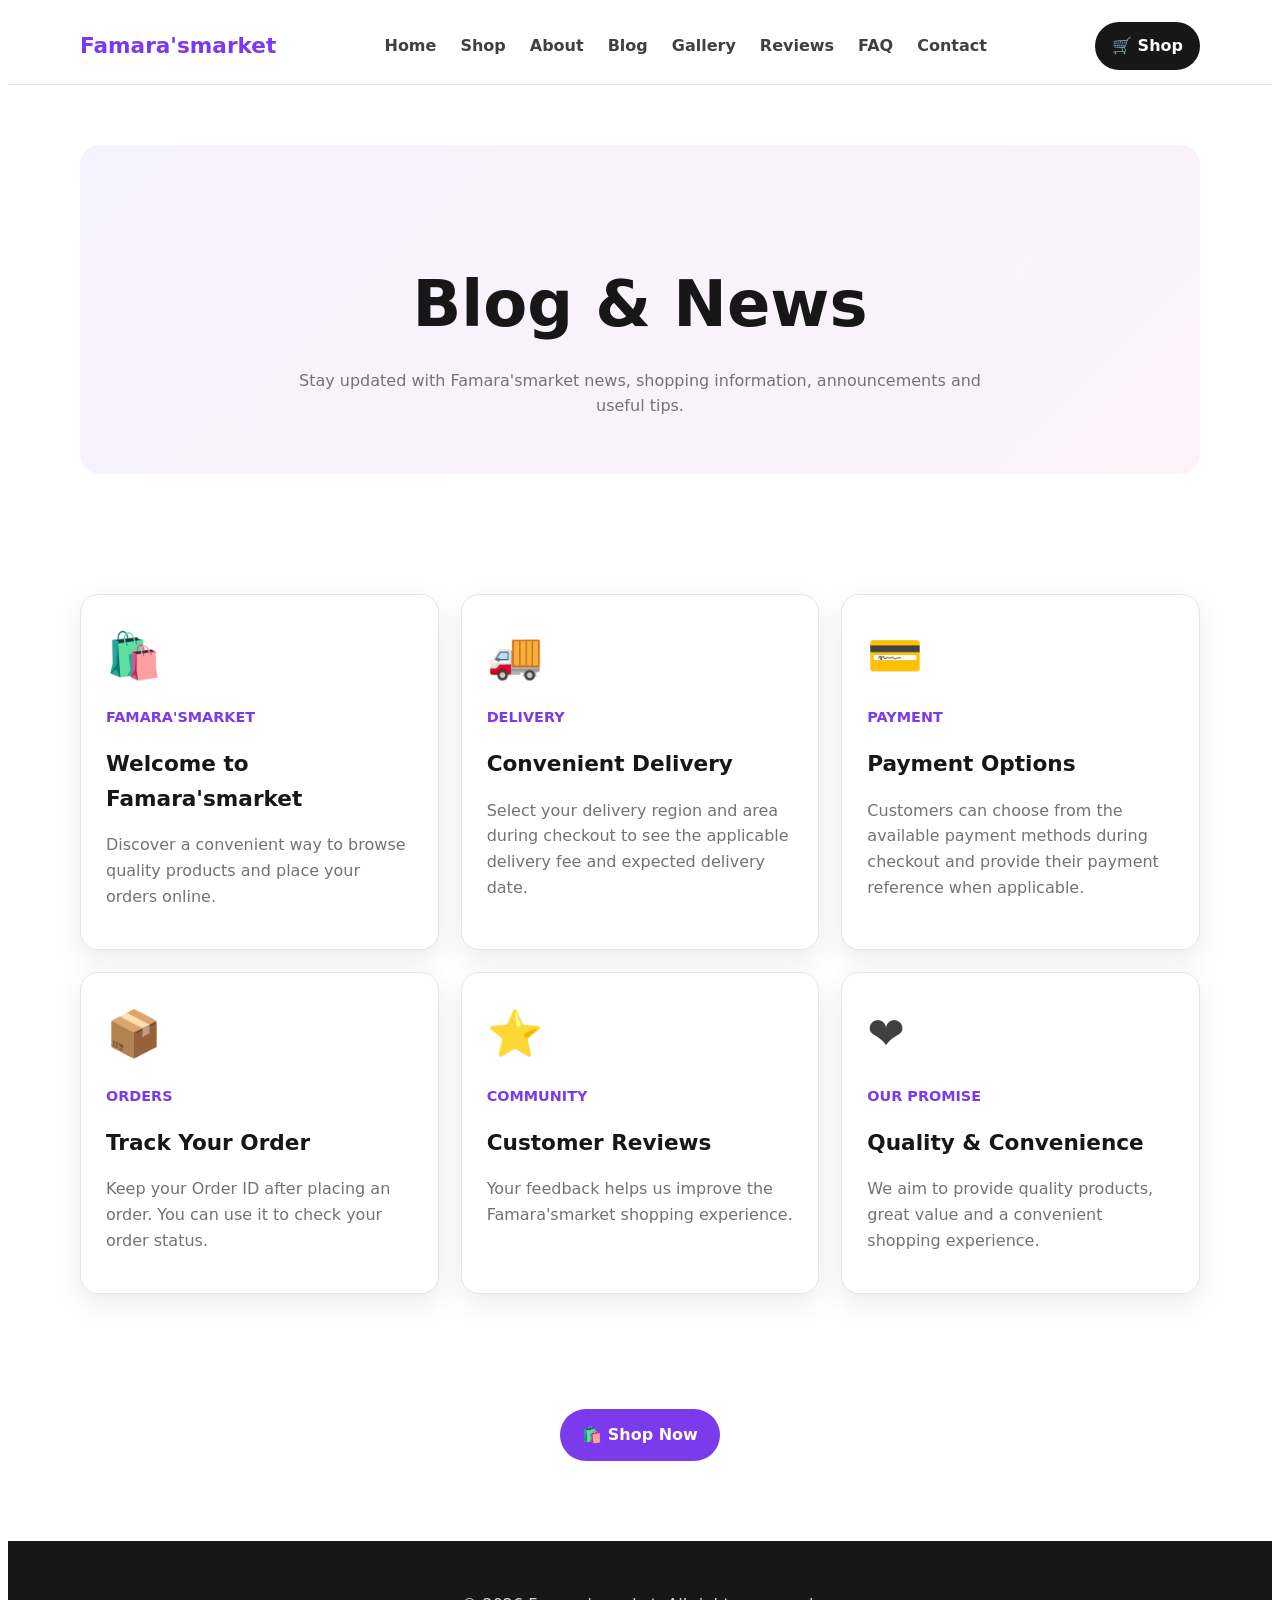
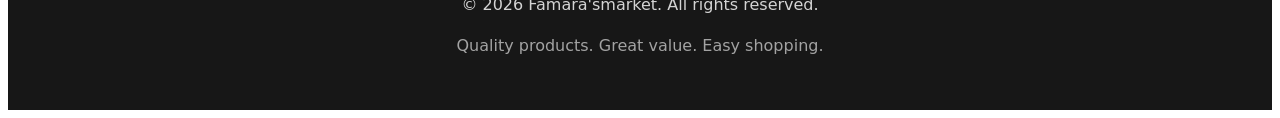
<file: blog.html>
<!DOCTYPE html>
<html lang="en">
<head>
  <meta charset="UTF-8">
  <meta name="viewport" content="width=device-width, initial-scale=1.0">

  <meta
    name="description"
    content="Famara'smarket blog and latest shopping updates."
  >

  <title>Blog | Famara'smarket</title>

  <link rel="stylesheet" href="../css/style.css">

  <style>
    .blog-page {
      padding: 60px 0 80px;
    }

    .blog-header {
      text-align: center;
      padding: 55px 20px;
      margin-bottom: 40px;
      border-radius: 20px;
      background: linear-gradient(135deg, #f5f3ff, #fdf2f8);
    }

    .blog-header h1 {
      font-size: clamp(2.2rem, 6vw, 4rem);
      color: #171717;
      margin-bottom: 12px;
    }

    .blog-header p {
      max-width: 700px;
      margin: auto;
      color: #737373;
    }

    .blog-grid {
      display: grid;
      grid-template-columns: repeat(3, 1fr);
      gap: 22px;
    }

    .blog-card {
      background: #fff;
      border: 1px solid #e5e5e5;
      border-radius: 18px;
      padding: 25px;
      box-shadow: 0 10px 30px rgba(0,0,0,.08);
    }

    .blog-icon {
      font-size: 2.8rem;
      margin-bottom: 15px;
    }

    .blog-card h2 {
      font-size: 1.35rem;
      margin-bottom: 10px;
    }

    .blog-card p {
      color: #737373;
      margin-bottom: 15px;
    }

    .blog-date {
      color: #7c3aed;
      font-size: .9rem;
      font-weight: 800;
    }

    .blog-button {
      display: inline-block;
      margin-top: 35px;
      padding: 13px 22px;
      border-radius: 999px;
      background: #7c3aed;
      color: #fff;
      font-weight: 800;
      text-decoration: none;
    }

    @media (max-width: 800px) {
      .blog-grid {
        grid-template-columns: 1fr;
      }
    }
  </style>
</head>

<body>

  <header class="header">
    <div class="container header-content">

      <a href="../index.html" class="logo">
        Famara'smarket
      </a>

      <nav class="nav">
        <a href="../index.html">Home</a>
        <a href="shop.html">Shop</a>
        <a href="about.html">About</a>
        <a href="blog.html">Blog</a>
        <a href="gallery.html">Gallery</a>
        <a href="testimonials.html">Reviews</a>
        <a href="faq.html">FAQ</a>
        <a href="contact.html">Contact</a>
      </nav>

      <a href="shop.html" class="cart-button">
        🛒 Shop
      </a>

    </div>
  </header>

  <main class="blog-page">

    <div class="container">

      <section class="blog-header">

        <h1>Blog & News</h1>

        <p>
          Stay updated with Famara'smarket news,
          shopping information, announcements and useful tips.
        </p>

      </section>

      <section class="blog-grid">

        <article class="blog-card">

          <div class="blog-icon">🛍️</div>

          <div class="blog-date">
            FAMARA'SMARKET
          </div>

          <h2>Welcome to Famara'smarket</h2>

          <p>
            Discover a convenient way to browse quality
            products and place your orders online.
          </p>

        </article>

        <article class="blog-card">

          <div class="blog-icon">🚚</div>

          <div class="blog-date">
            DELIVERY
          </div>

          <h2>Convenient Delivery</h2>

          <p>
            Select your delivery region and area during
            checkout to see the applicable delivery fee
            and expected delivery date.
          </p>

        </article>

        <article class="blog-card">

          <div class="blog-icon">💳</div>

          <div class="blog-date">
            PAYMENT
          </div>

          <h2>Payment Options</h2>

          <p>
            Customers can choose from the available
            payment methods during checkout and provide
            their payment reference when applicable.
          </p>

        </article>

        <article class="blog-card">

          <div class="blog-icon">📦</div>

          <div class="blog-date">
            ORDERS
          </div>

          <h2>Track Your Order</h2>

          <p>
            Keep your Order ID after placing an order.
            You can use it to check your order status.
          </p>

        </article>

        <article class="blog-card">

          <div class="blog-icon">⭐</div>

          <div class="blog-date">
            COMMUNITY
          </div>

          <h2>Customer Reviews</h2>

          <p>
            Your feedback helps us improve the Famara'smarket
            shopping experience.
          </p>

        </article>

        <article class="blog-card">

          <div class="blog-icon">❤️</div>

          <div class="blog-date">
            OUR PROMISE
          </div>

          <h2>Quality & Convenience</h2>

          <p>
            We aim to provide quality products, great value
            and a convenient shopping experience.
          </p>

        </article>

      </section>

      <div style="text-align:center;">
        <a href="shop.html" class="blog-button">
          🛍️ Shop Now
        </a>
      </div>

    </div>

  </main>

  <footer class="footer">

    <div class="container">

      <p>
        © <span id="year"></span>
        Famara'smarket. All rights reserved.
      </p>

      <p>
        Quality products. Great value. Easy shopping.
      </p>

    </div>

  </footer>

  <script>
    document.getElementById("year").textContent =
      new Date().getFullYear();
  </script>

</body>
</html>
</file>
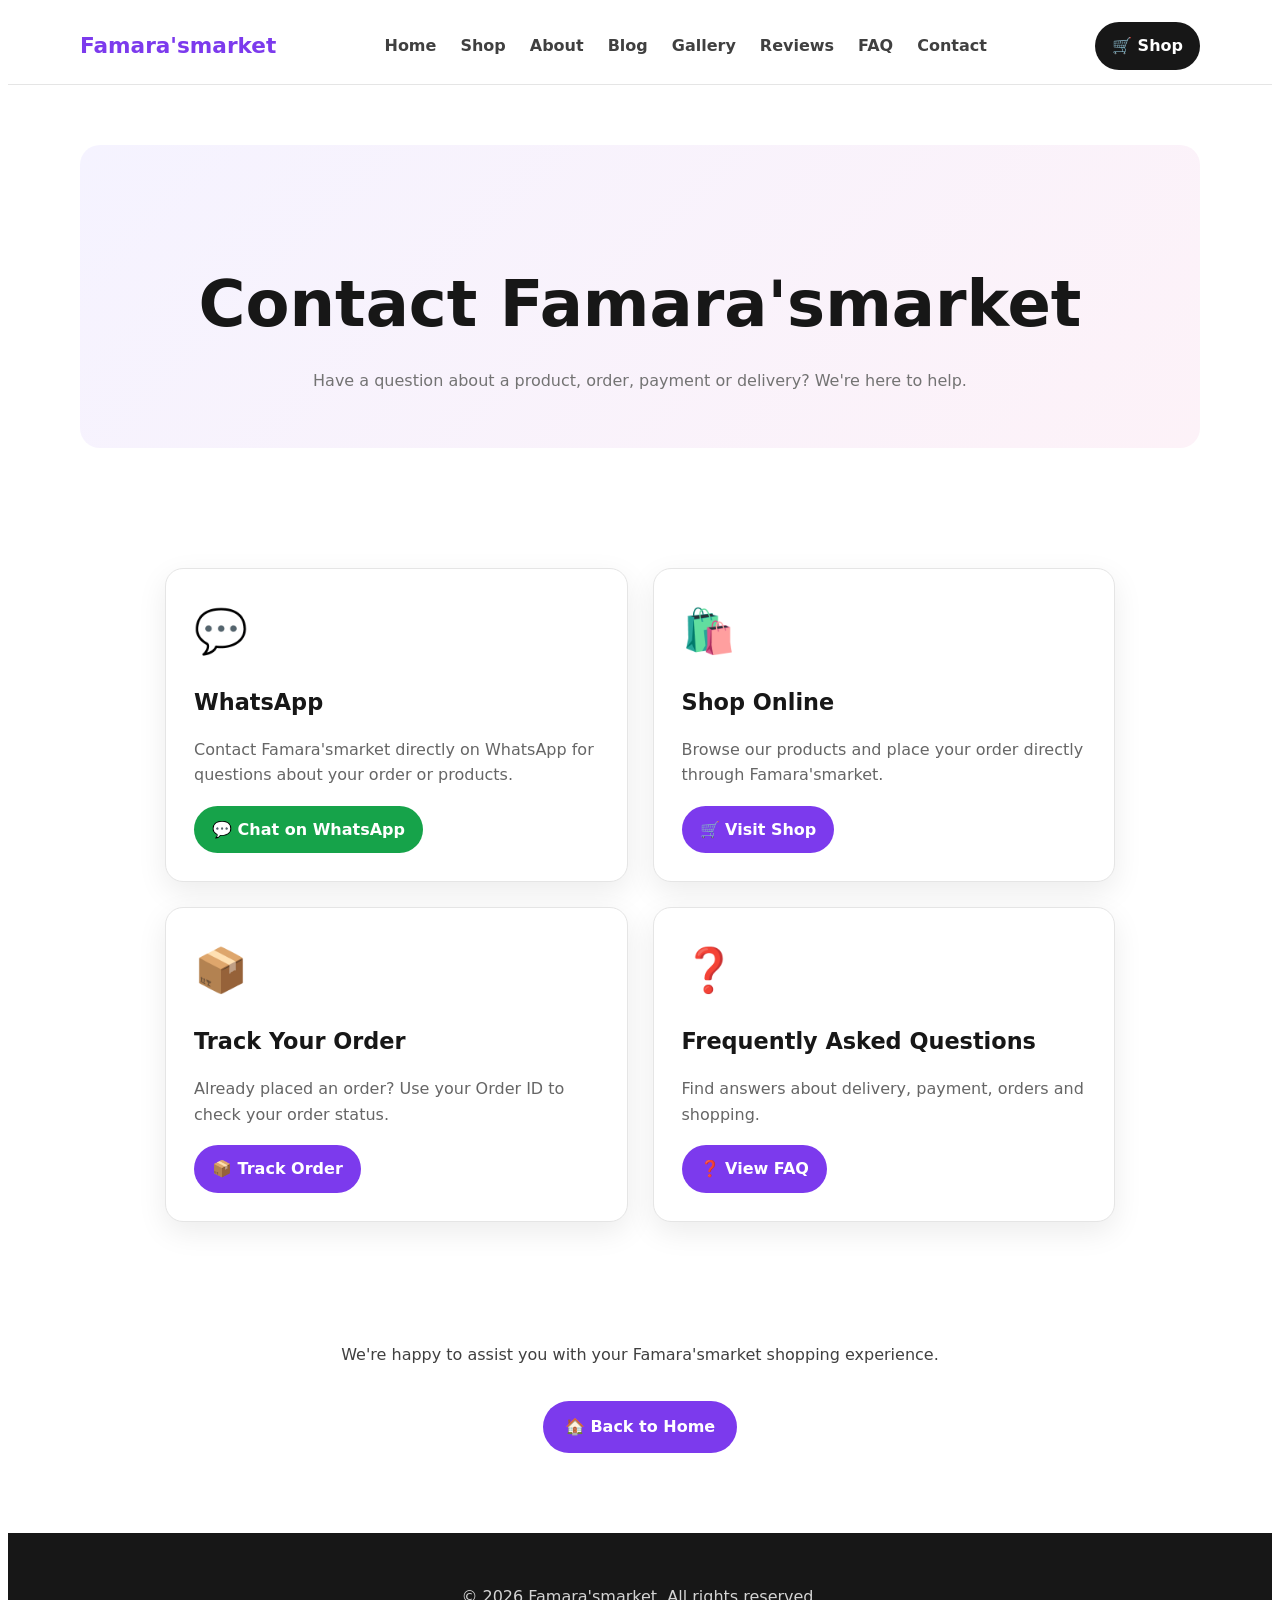
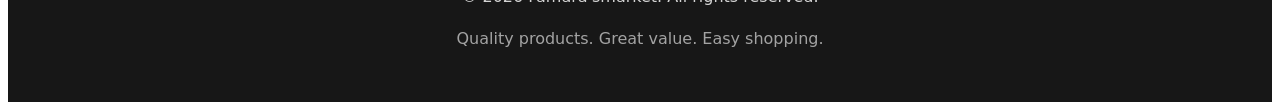
<file: contact.html>
<!DOCTYPE html>
<html lang="en">

<head>

  <meta charset="UTF-8">

  <meta
    name="viewport"
    content="width=device-width, initial-scale=1.0"
  >

  <meta
    name="description"
    content="Contact Famara'smarket for questions about products, orders and delivery."
  >

  <title>Contact | Famara'smarket</title>

  <link
    rel="stylesheet"
    href="../css/style.css"
  >

  <style>

    .contact-page {
      padding: 60px 0 80px;
    }

    .contact-header {
      text-align: center;

      padding: 55px 20px;

      margin-bottom: 40px;

      border-radius: 20px;

      background:
        linear-gradient(
          135deg,
          #f5f3ff,
          #fdf2f8
        );
    }

    .contact-header h1 {
      font-size:
        clamp(2.2rem, 6vw, 4rem);

      color: #171717;

      margin-bottom: 12px;
    }

    .contact-header p {
      max-width: 700px;

      margin: auto;

      color: #737373;
    }

    .contact-grid {
      display: grid;

      grid-template-columns:
        repeat(2, 1fr);

      gap: 25px;

      max-width: 950px;

      margin: auto;
    }

    .contact-card {
      background: #ffffff;

      border:
        1px solid #e5e5e5;

      border-radius: 18px;

      padding: 28px;

      box-shadow:
        0 10px 30px
        rgba(0,0,0,.08);
    }

    .contact-card h2 {
      font-size: 1.4rem;

      margin-bottom: 15px;
    }

    .contact-card p {
      color: #666666;

      margin-bottom: 10px;
    }

    .contact-icon {
      font-size: 2.7rem;

      margin-bottom: 12px;
    }

    .contact-link {
      display: inline-block;

      margin-top: 8px;

      padding: 11px 18px;

      border-radius: 999px;

      background: #7c3aed;

      color: #ffffff;

      font-weight: 800;

      text-decoration: none;
    }

    .contact-link:hover {
      background: #5b21b6;
    }

    .whatsapp-link {
      background: #16a34a;
    }

    .whatsapp-link:hover {
      background: #15803d;
    }

    .contact-bottom {
      text-align: center;

      margin-top: 40px;
    }

    .contact-bottom a {
      display: inline-block;

      margin-top: 18px;

      padding: 13px 22px;

      border-radius: 999px;

      background: #7c3aed;

      color: #ffffff;

      font-weight: 800;

      text-decoration: none;
    }

    @media (max-width: 700px) {

      .contact-grid {
        grid-template-columns: 1fr;
      }

    }

  </style>

</head>


<body>


  <!-- HEADER -->

  <header class="header">

    <div class="container header-content">


      <a
        href="../index.html"
        class="logo"
      >
        Famara'smarket
      </a>


      <nav class="nav">

        <a href="../index.html">
          Home
        </a>

        <a href="shop.html">
          Shop
        </a>

        <a href="about.html">
          About
        </a>

        <a href="blog.html">
          Blog
        </a>

        <a href="gallery.html">
          Gallery
        </a>

        <a href="testimonials.html">
          Reviews
        </a>

        <a href="faq.html">
          FAQ
        </a>

        <a href="contact.html">
          Contact
        </a>

      </nav>


      <a
        href="shop.html"
        class="cart-button"
      >
        🛒 Shop
      </a>


    </div>

  </header>



  <!-- MAIN -->

  <main class="contact-page">

    <div class="container">


      <section class="contact-header">

        <h1>
          Contact Famara'smarket
        </h1>

        <p>
          Have a question about a product, order,
          payment or delivery? We're here to help.
        </p>

      </section>



      <section class="contact-grid">


        <!-- WHATSAPP -->

        <article class="contact-card">

          <div class="contact-icon">
            💬
          </div>

          <h2>
            WhatsApp
          </h2>

          <p>
            Contact Famara'smarket directly on WhatsApp
            for questions about your order or products.
          </p>

          <a
            href="https://wa.me/23299568485"
            target="_blank"
            rel="noopener"
            class="contact-link whatsapp-link"
          >
            💬 Chat on WhatsApp
          </a>

        </article>



        <!-- SHOP -->

        <article class="contact-card">

          <div class="contact-icon">
            🛍️
          </div>

          <h2>
            Shop Online
          </h2>

          <p>
            Browse our products and place your order
            directly through Famara'smarket.
          </p>

          <a
            href="shop.html"
            class="contact-link"
          >
            🛒 Visit Shop
          </a>

        </article>



        <!-- ORDER TRACKING -->

        <article class="contact-card">

          <div class="contact-icon">
            📦
          </div>

          <h2>
            Track Your Order
          </h2>

          <p>
            Already placed an order? Use your Order ID
            to check your order status.
          </p>

          <a
            href="shop.html#trackingSection"
            class="contact-link"
          >
            📦 Track Order
          </a>

        </article>



        <!-- FAQ -->

        <article class="contact-card">

          <div class="contact-icon">
            ❓
          </div>

          <h2>
            Frequently Asked Questions
          </h2>

          <p>
            Find answers about delivery, payment,
            orders and shopping.
          </p>

          <a
            href="faq.html"
            class="contact-link"
          >
            ❓ View FAQ
          </a>

        </article>


      </section>



      <div class="contact-bottom">

        <p>
          We're happy to assist you with your
          Famara'smarket shopping experience.
        </p>

        <a href="../index.html">
          🏠 Back to Home
        </a>

      </div>


    </div>

  </main>



  <!-- FOOTER -->

  <footer class="footer">

    <div class="container">

      <p>
        ©
        <span id="year"></span>
        Famara'smarket.
        All rights reserved.
      </p>

      <p>
        Quality products. Great value. Easy shopping.
      </p>

    </div>

  </footer>



  <script>

    document.getElementById("year").textContent =
      new Date().getFullYear();

  </script>


</body>

</html>
</file>
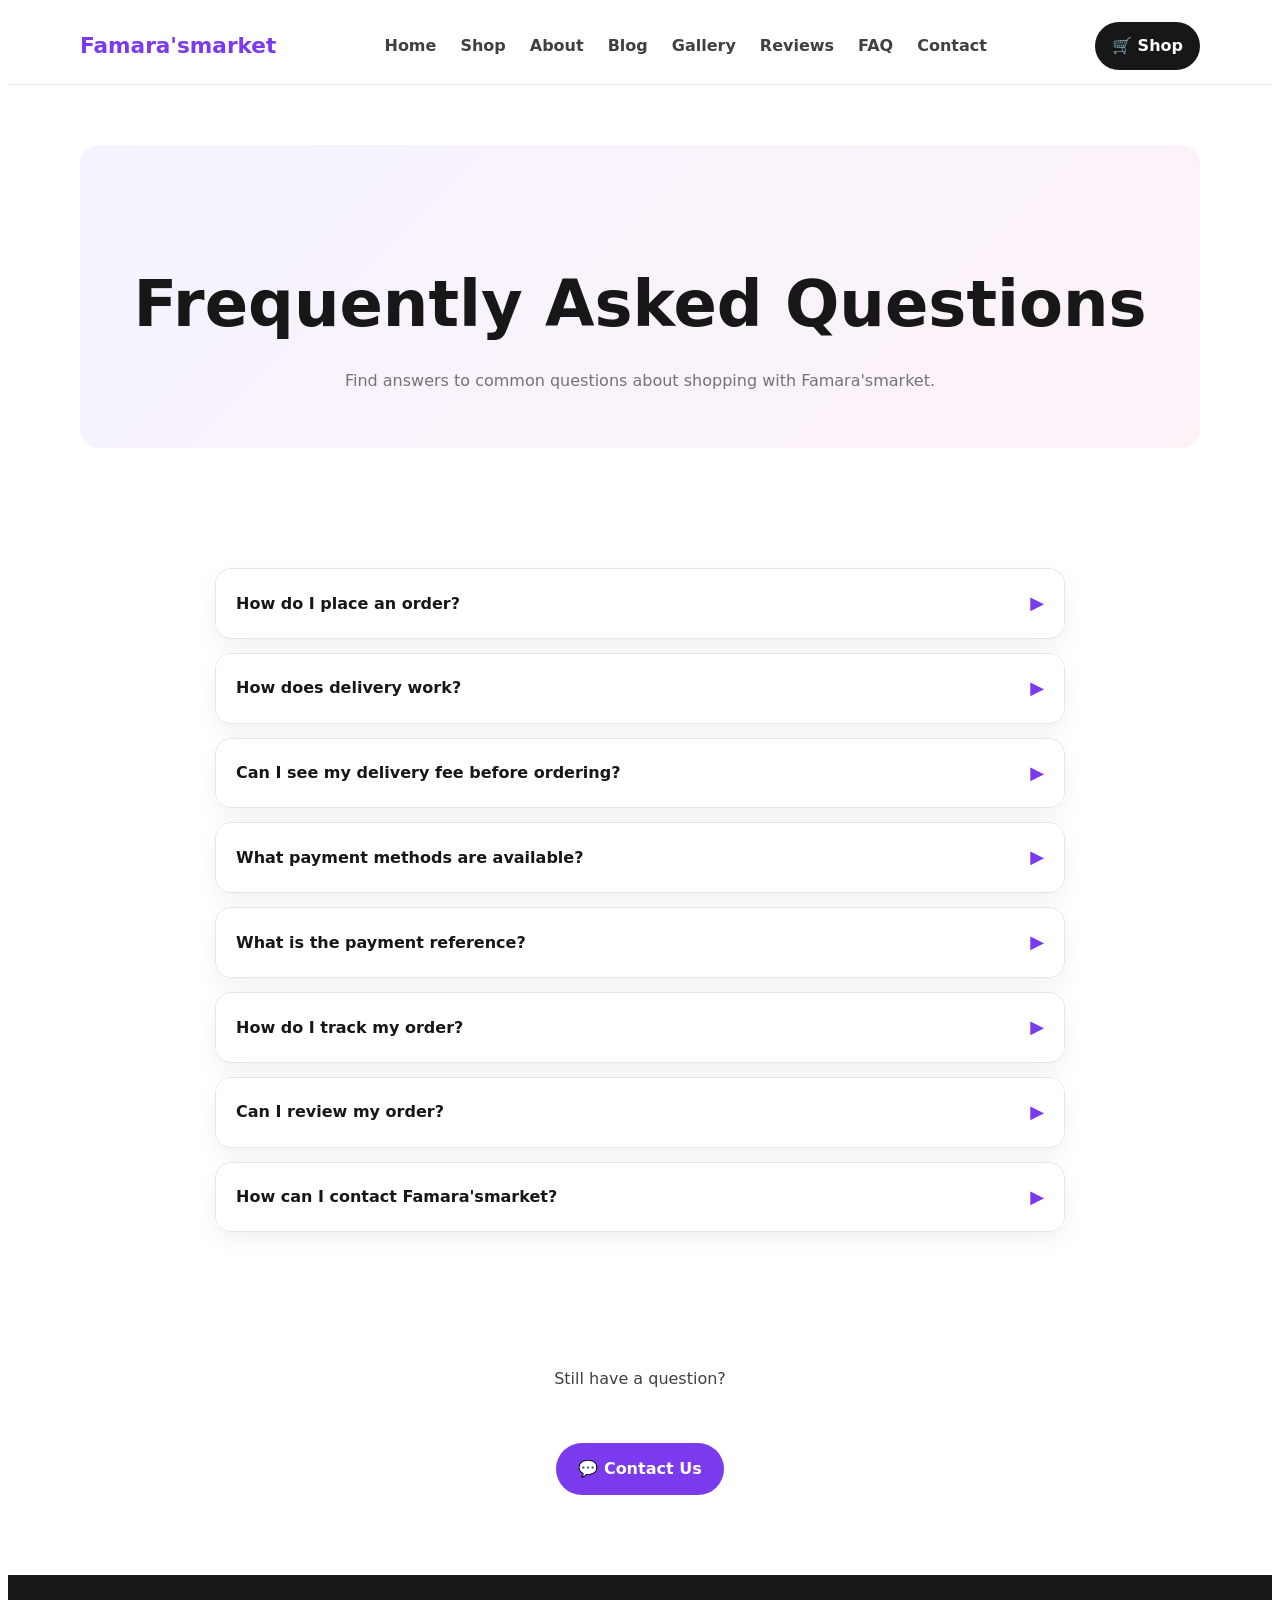
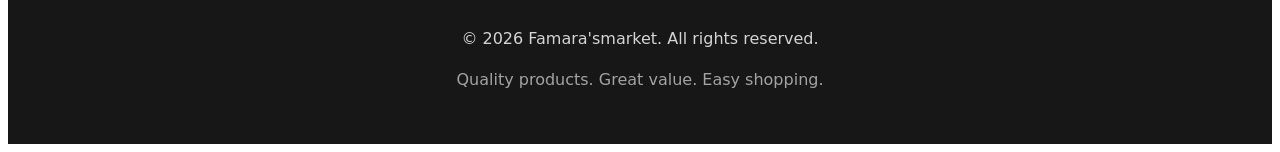
<file: faq.html>
<!DOCTYPE html>
<html lang="en">
<head>
  <meta charset="UTF-8">
  <meta name="viewport" content="width=device-width, initial-scale=1.0">

  <meta
    name="description"
    content="Frequently asked questions about shopping, payments, delivery and orders at Famara'smarket."
  >

  <title>FAQ | Famara'smarket</title>

  <link rel="stylesheet" href="../css/style.css">

  <style>
    .faq-page {
      padding: 60px 0 80px;
    }

    .faq-header {
      text-align: center;
      padding: 55px 20px;
      margin-bottom: 40px;
      border-radius: 20px;
      background: linear-gradient(135deg, #f5f3ff, #fdf2f8);
    }

    .faq-header h1 {
      font-size: clamp(2.2rem, 6vw, 4rem);
      color: #171717;
      margin-bottom: 12px;
    }

    .faq-header p {
      max-width: 700px;
      margin: auto;
      color: #737373;
    }

    .faq-list {
      max-width: 850px;
      margin: auto;
    }

    .faq-item {
      background: #ffffff;
      border: 1px solid #e5e5e5;
      border-radius: 16px;
      margin-bottom: 14px;
      overflow: hidden;
      box-shadow: 0 8px 25px rgba(0,0,0,.06);
    }

    .faq-question {
      width: 100%;
      border: none;
      background: #ffffff;
      padding: 20px;
      display: flex;
      align-items: center;
      justify-content: space-between;
      gap: 15px;
      text-align: left;
      font-weight: 800;
      color: #171717;
      cursor: pointer;
    }

    .faq-question:hover {
      background: #faf7ff;
    }

    .faq-arrow {
      color: #7c3aed;
      font-size: 18px;
      flex-shrink: 0;
    }

    .faq-answer {
      display: none;
      padding: 0 20px 20px;
      color: #555;
    }

    .faq-answer.open {
      display: block;
    }

    .faq-button {
      display: inline-block;
      margin-top: 35px;
      padding: 13px 22px;
      border-radius: 999px;
      background: #7c3aed;
      color: #ffffff;
      font-weight: 800;
      text-decoration: none;
    }

    .faq-button:hover {
      background: #5b21b6;
    }

    .faq-bottom {
      text-align: center;
      margin-top: 40px;
    }
  </style>
</head>

<body>

  <header class="header">

    <div class="container header-content">

      <a href="../index.html" class="logo">
        Famara'smarket
      </a>

      <nav class="nav">

        <a href="../index.html">Home</a>
        <a href="shop.html">Shop</a>
        <a href="about.html">About</a>
        <a href="blog.html">Blog</a>
        <a href="gallery.html">Gallery</a>
        <a href="testimonials.html">Reviews</a>
        <a href="faq.html">FAQ</a>
        <a href="contact.html">Contact</a>

      </nav>

      <a href="shop.html" class="cart-button">
        🛒 Shop
      </a>

    </div>

  </header>


  <main class="faq-page">

    <div class="container">

      <section class="faq-header">

        <h1>Frequently Asked Questions</h1>

        <p>
          Find answers to common questions about
          shopping with Famara'smarket.
        </p>

      </section>


      <section class="faq-list">


        <div class="faq-item">

          <button class="faq-question" type="button">

            <span>
              How do I place an order?
            </span>

            <span class="faq-arrow">
              ▶
            </span>

          </button>

          <div class="faq-answer">

            Browse the Shop, add the products you want
            to your cart, open your cart and continue
            to checkout. Enter your details, choose your
            delivery area and payment method, then place
            your order.

          </div>

        </div>


        <div class="faq-item">

          <button class="faq-question" type="button">

            <span>
              How does delivery work?
            </span>

            <span class="faq-arrow">
              ▶
            </span>

          </button>

          <div class="faq-answer">

            During checkout, choose your region and then
            select your delivery area. The applicable
            delivery fee and expected delivery date will
            be shown automatically.

          </div>

        </div>


        <div class="faq-item">

          <button class="faq-question" type="button">

            <span>
              Can I see my delivery fee before ordering?
            </span>

            <span class="faq-arrow">
              ▶
            </span>

          </button>

          <div class="faq-answer">

            Yes. Select your delivery area during checkout
            and the delivery fee will be added to your
            order summary before you place your order.

          </div>

        </div>


        <div class="faq-item">

          <button class="faq-question" type="button">

            <span>
              What payment methods are available?
            </span>

            <span class="faq-arrow">
              ▶
            </span>

          </button>

          <div class="faq-answer">

            Available options include Orange Money,
            Afrimoney, Access Bank, SLCB, Cash on Delivery
            and other payment options provided during checkout.

          </div>

        </div>


        <div class="faq-item">

          <button class="faq-question" type="button">

            <span>
              What is the payment reference?
            </span>

            <span class="faq-arrow">
              ▶
            </span>

          </button>

          <div class="faq-answer">

            If you make a digital payment, enter the
            transaction or payment reference provided
            by your payment service. This helps us identify
            your payment.

          </div>

        </div>


        <div class="faq-item">

          <button class="faq-question" type="button">

            <span>
              How do I track my order?
            </span>

            <span class="faq-arrow">
              ▶
            </span>

          </button>

          <div class="faq-answer">

            After placing your order, you will receive an
            Order ID. Keep it safe and use the Track Order
            section on the Shop page to check your order status.

          </div>

        </div>


        <div class="faq-item">

          <button class="faq-question" type="button">

            <span>
              Can I review my order?
            </span>

            <span class="faq-arrow">
              ▶
            </span>

          </button>

          <div class="faq-answer">

            Yes. After your order has been delivered and
            marked as received, you can leave a customer
            review through the order tracking section.

          </div>

        </div>


        <div class="faq-item">

          <button class="faq-question" type="button">

            <span>
              How can I contact Famara'smarket?
            </span>

            <span class="faq-arrow">
              ▶
            </span>

          </button>

          <div class="faq-answer">

            Visit the Contact page or use the contact
            information provided by Famara'smarket.

          </div>

        </div>


      </section>


      <div class="faq-bottom">

        <p>
          Still have a question?
        </p>

        <a href="contact.html" class="faq-button">
          💬 Contact Us
        </a>

      </div>

    </div>

  </main>


  <footer class="footer">

    <div class="container">

      <p>
        © <span id="year"></span>
        Famara'smarket. All rights reserved.
      </p>

      <p>
        Quality products. Great value. Easy shopping.
      </p>

    </div>

  </footer>


  <script>

    document.getElementById("year").textContent =
      new Date().getFullYear();


    document
      .querySelectorAll(".faq-question")
      .forEach(function(button) {

        button.addEventListener(
          "click",
          function() {

            const answer =
              this.nextElementSibling;

            const arrow =
              this.querySelector(".faq-arrow");

            const isOpen =
              answer.classList.contains("open");


            document
              .querySelectorAll(".faq-answer")
              .forEach(function(item) {

                item.classList.remove("open");

              });


            document
              .querySelectorAll(".faq-arrow")
              .forEach(function(item) {

                item.textContent = "▶";

              });


            if (!isOpen) {

              answer.classList.add("open");

              arrow.textContent = "▼";

            }

          }
        );

      });

  </script>

</body>
</html>
</file>
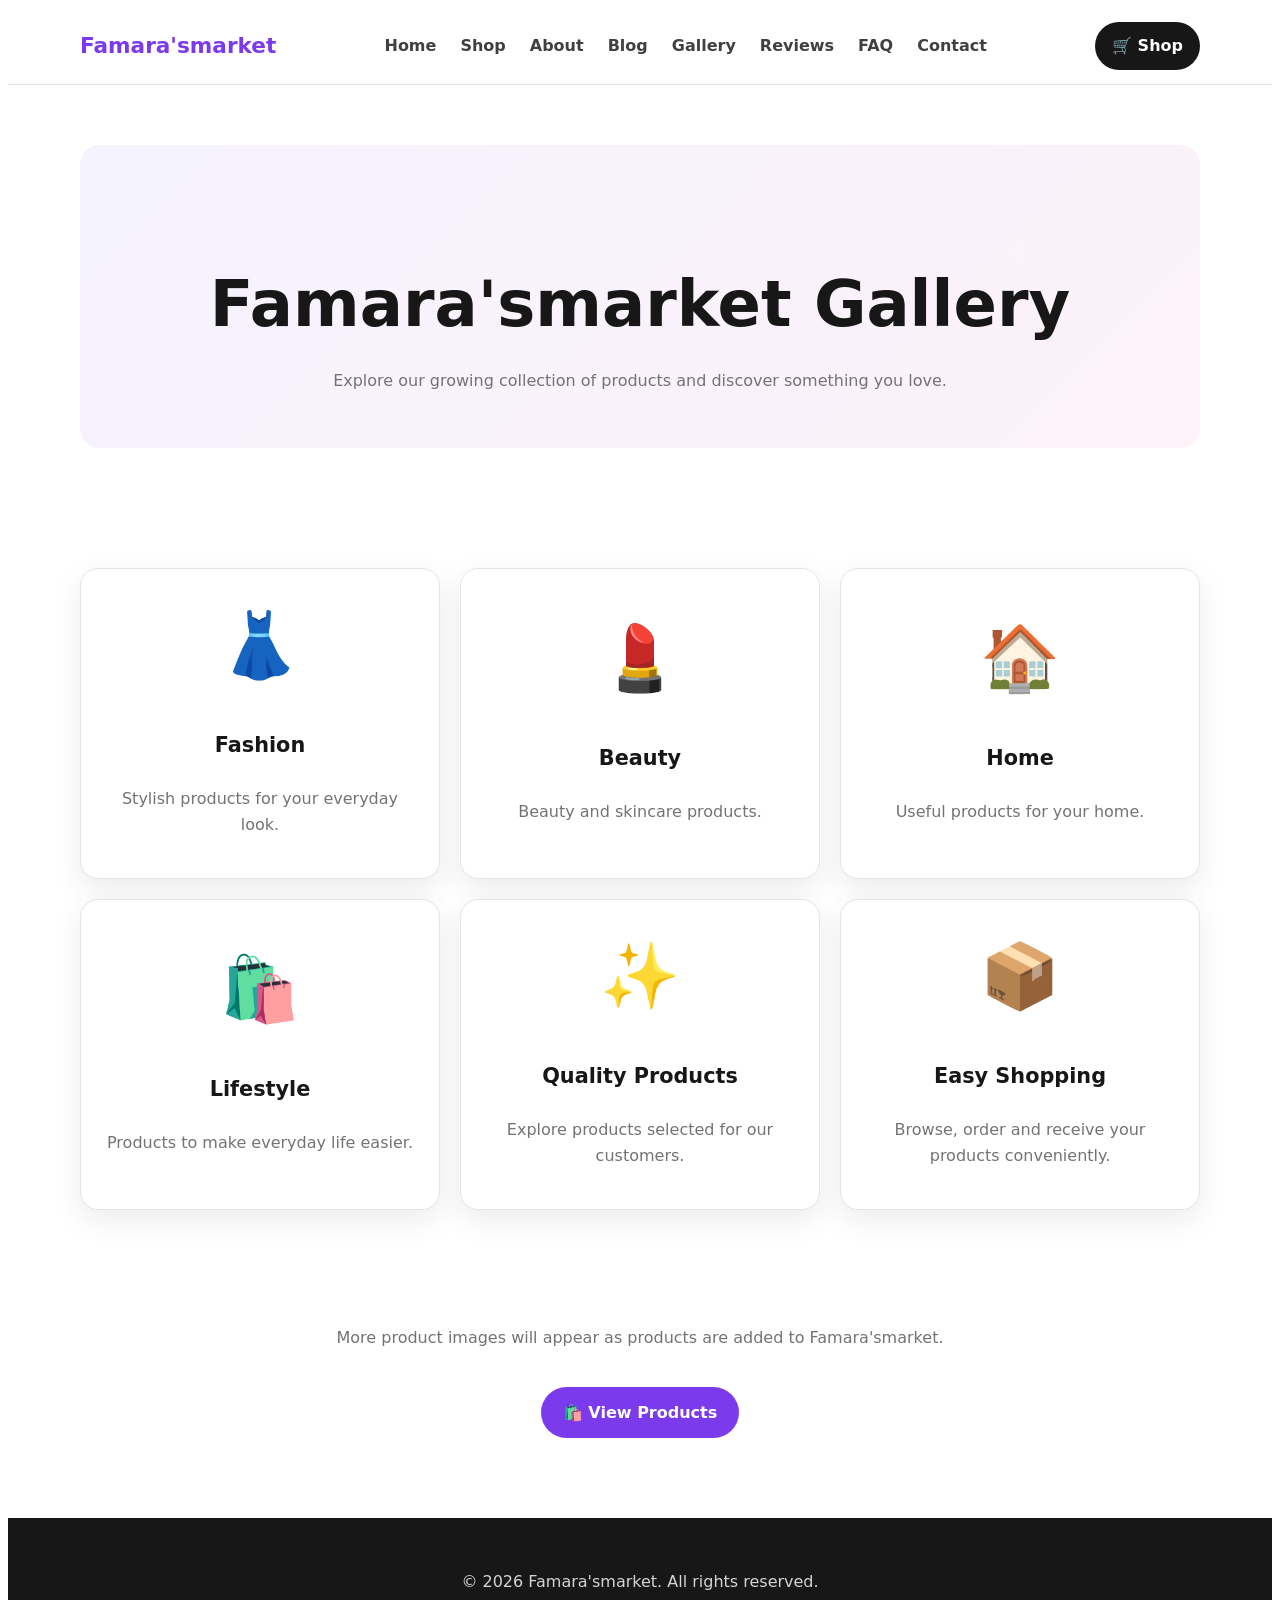
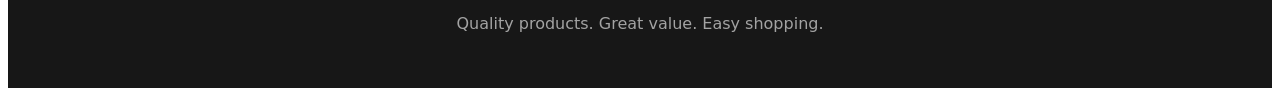
<file: gallery.html>
<!DOCTYPE html>
<html lang="en">
<head>
  <meta charset="UTF-8">
  <meta name="viewport" content="width=device-width, initial-scale=1.0">

  <meta
    name="description"
    content="Explore the Famara'smarket product gallery."
  >

  <title>Gallery | Famara'smarket</title>

  <link rel="stylesheet" href="../css/style.css">

  <style>
    .gallery-page {
      padding: 60px 0 80px;
    }

    .gallery-header {
      text-align: center;
      padding: 55px 20px;
      margin-bottom: 40px;
      border-radius: 20px;
      background: linear-gradient(135deg, #f5f3ff, #fdf2f8);
    }

    .gallery-header h1 {
      font-size: clamp(2.2rem, 6vw, 4rem);
      color: #171717;
      margin-bottom: 12px;
    }

    .gallery-header p {
      max-width: 700px;
      margin: auto;
      color: #737373;
    }

    .gallery-grid {
      display: grid;
      grid-template-columns: repeat(3, 1fr);
      gap: 20px;
    }

    .gallery-card {
      min-height: 240px;
      display: flex;
      flex-direction: column;
      align-items: center;
      justify-content: center;
      padding: 25px;
      text-align: center;
      border: 1px solid #e5e5e5;
      border-radius: 18px;
      background: #ffffff;
      box-shadow: 0 10px 30px rgba(0,0,0,.08);
    }

    .gallery-icon {
      font-size: 4rem;
      margin-bottom: 15px;
    }

    .gallery-card h2 {
      font-size: 1.3rem;
      margin-bottom: 8px;
    }

    .gallery-card p {
      color: #737373;
    }

    .gallery-note {
      text-align: center;
      margin-top: 35px;
      color: #737373;
    }

    .gallery-button {
      display: inline-block;
      margin-top: 20px;
      padding: 13px 22px;
      border-radius: 999px;
      background: #7c3aed;
      color: #ffffff;
      font-weight: 800;
      text-decoration: none;
    }

    @media (max-width: 800px) {
      .gallery-grid {
        grid-template-columns: repeat(2, 1fr);
      }
    }

    @media (max-width: 520px) {
      .gallery-grid {
        grid-template-columns: 1fr;
      }
    }
  </style>
</head>

<body>

  <header class="header">
    <div class="container header-content">

      <a href="../index.html" class="logo">
        Famara'smarket
      </a>

      <nav class="nav">
        <a href="../index.html">Home</a>
        <a href="shop.html">Shop</a>
        <a href="about.html">About</a>
        <a href="blog.html">Blog</a>
        <a href="gallery.html">Gallery</a>
        <a href="testimonials.html">Reviews</a>
        <a href="faq.html">FAQ</a>
        <a href="contact.html">Contact</a>
      </nav>

      <a href="shop.html" class="cart-button">
        🛒 Shop
      </a>

    </div>
  </header>

  <main class="gallery-page">

    <div class="container">

      <section class="gallery-header">

        <h1>Famara'smarket Gallery</h1>

        <p>
          Explore our growing collection of products
          and discover something you love.
        </p>

      </section>

      <section class="gallery-grid">

        <div class="gallery-card">
          <div class="gallery-icon">👗</div>
          <h2>Fashion</h2>
          <p>
            Stylish products for your everyday look.
          </p>
        </div>

        <div class="gallery-card">
          <div class="gallery-icon">💄</div>
          <h2>Beauty</h2>
          <p>
            Beauty and skincare products.
          </p>
        </div>

        <div class="gallery-card">
          <div class="gallery-icon">🏠</div>
          <h2>Home</h2>
          <p>
            Useful products for your home.
          </p>
        </div>

        <div class="gallery-card">
          <div class="gallery-icon">🛍️</div>
          <h2>Lifestyle</h2>
          <p>
            Products to make everyday life easier.
          </p>
        </div>

        <div class="gallery-card">
          <div class="gallery-icon">✨</div>
          <h2>Quality Products</h2>
          <p>
            Explore products selected for our customers.
          </p>
        </div>

        <div class="gallery-card">
          <div class="gallery-icon">📦</div>
          <h2>Easy Shopping</h2>
          <p>
            Browse, order and receive your products conveniently.
          </p>
        </div>

      </section>

      <div class="gallery-note">

        <p>
          More product images will appear as products
          are added to Famara'smarket.
        </p>

        <a href="shop.html" class="gallery-button">
          🛍️ View Products
        </a>

      </div>

    </div>

  </main>

  <footer class="footer">

    <div class="container">

      <p>
        © <span id="year"></span>
        Famara'smarket. All rights reserved.
      </p>

      <p>
        Quality products. Great value. Easy shopping.
      </p>

    </div>

  </footer>

  <script>
    document.getElementById("year").textContent =
      new Date().getFullYear();
  </script>

</body>
</html>
</file>
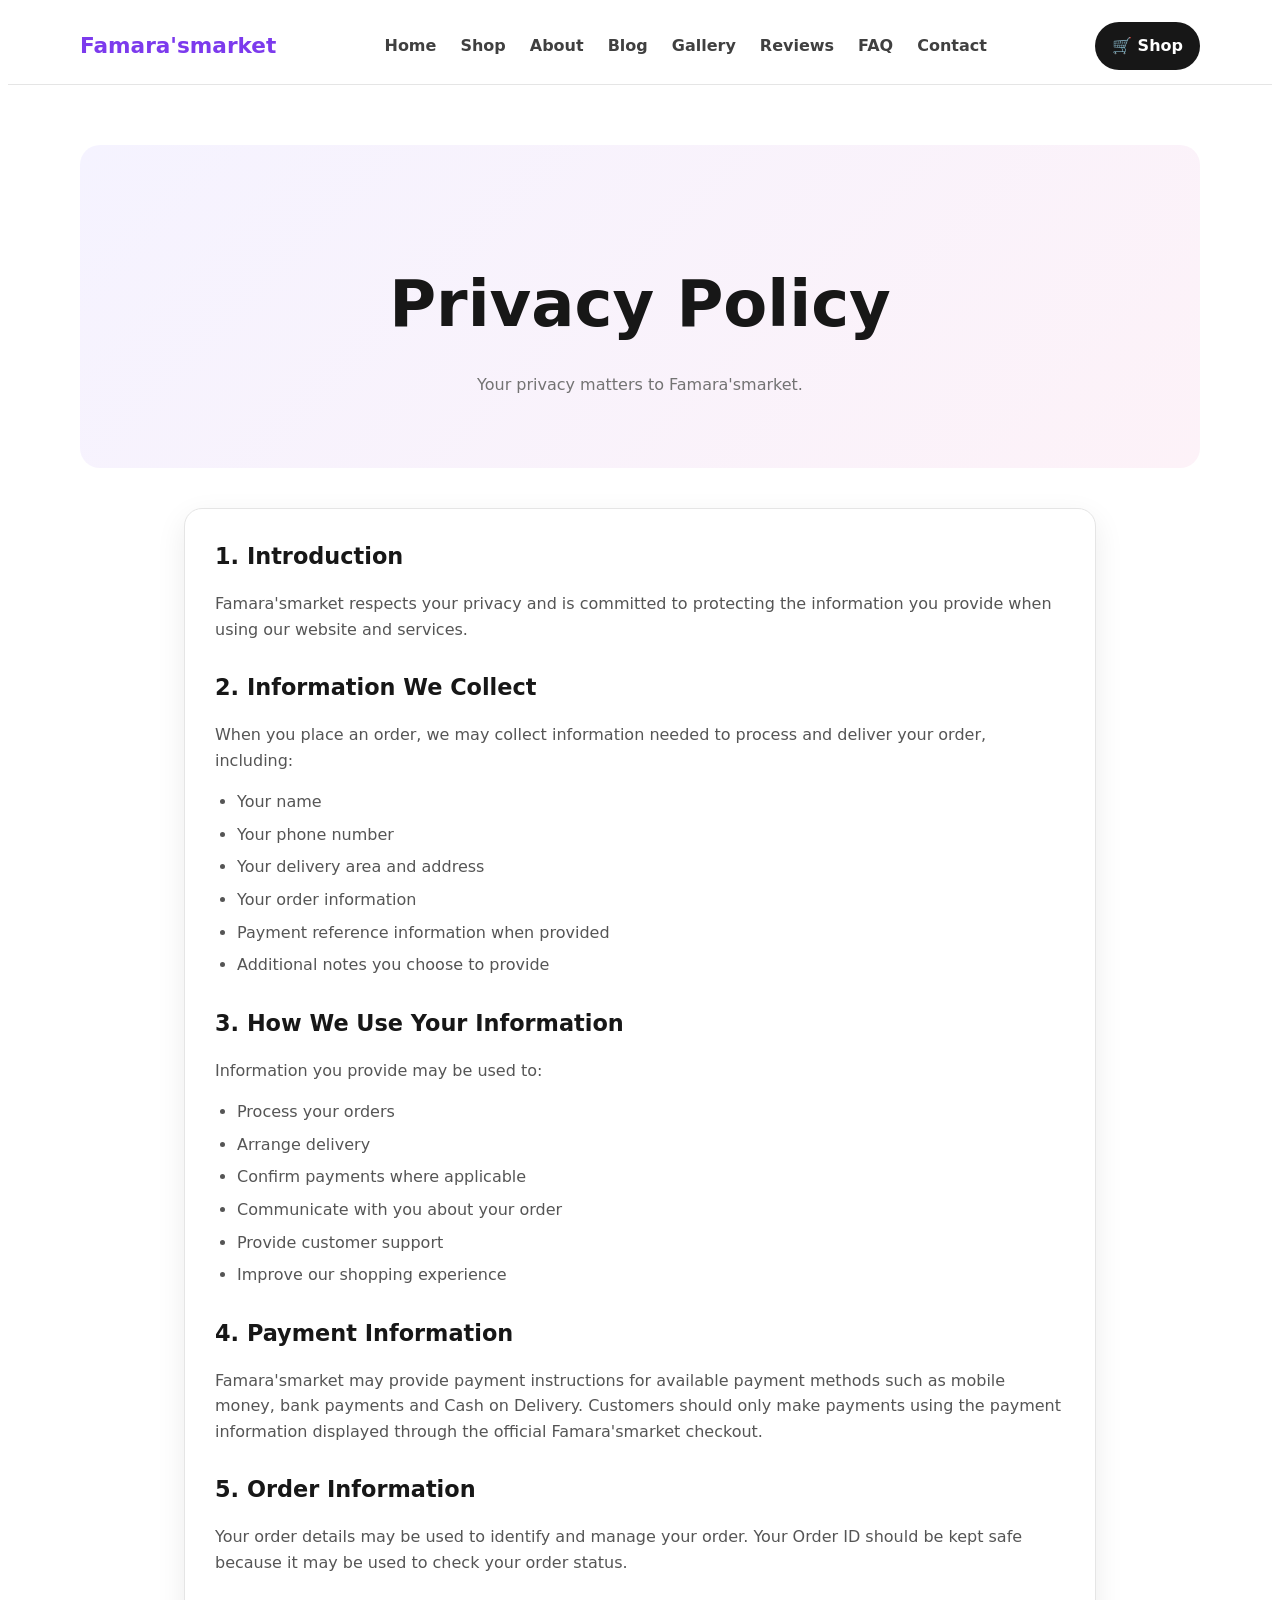
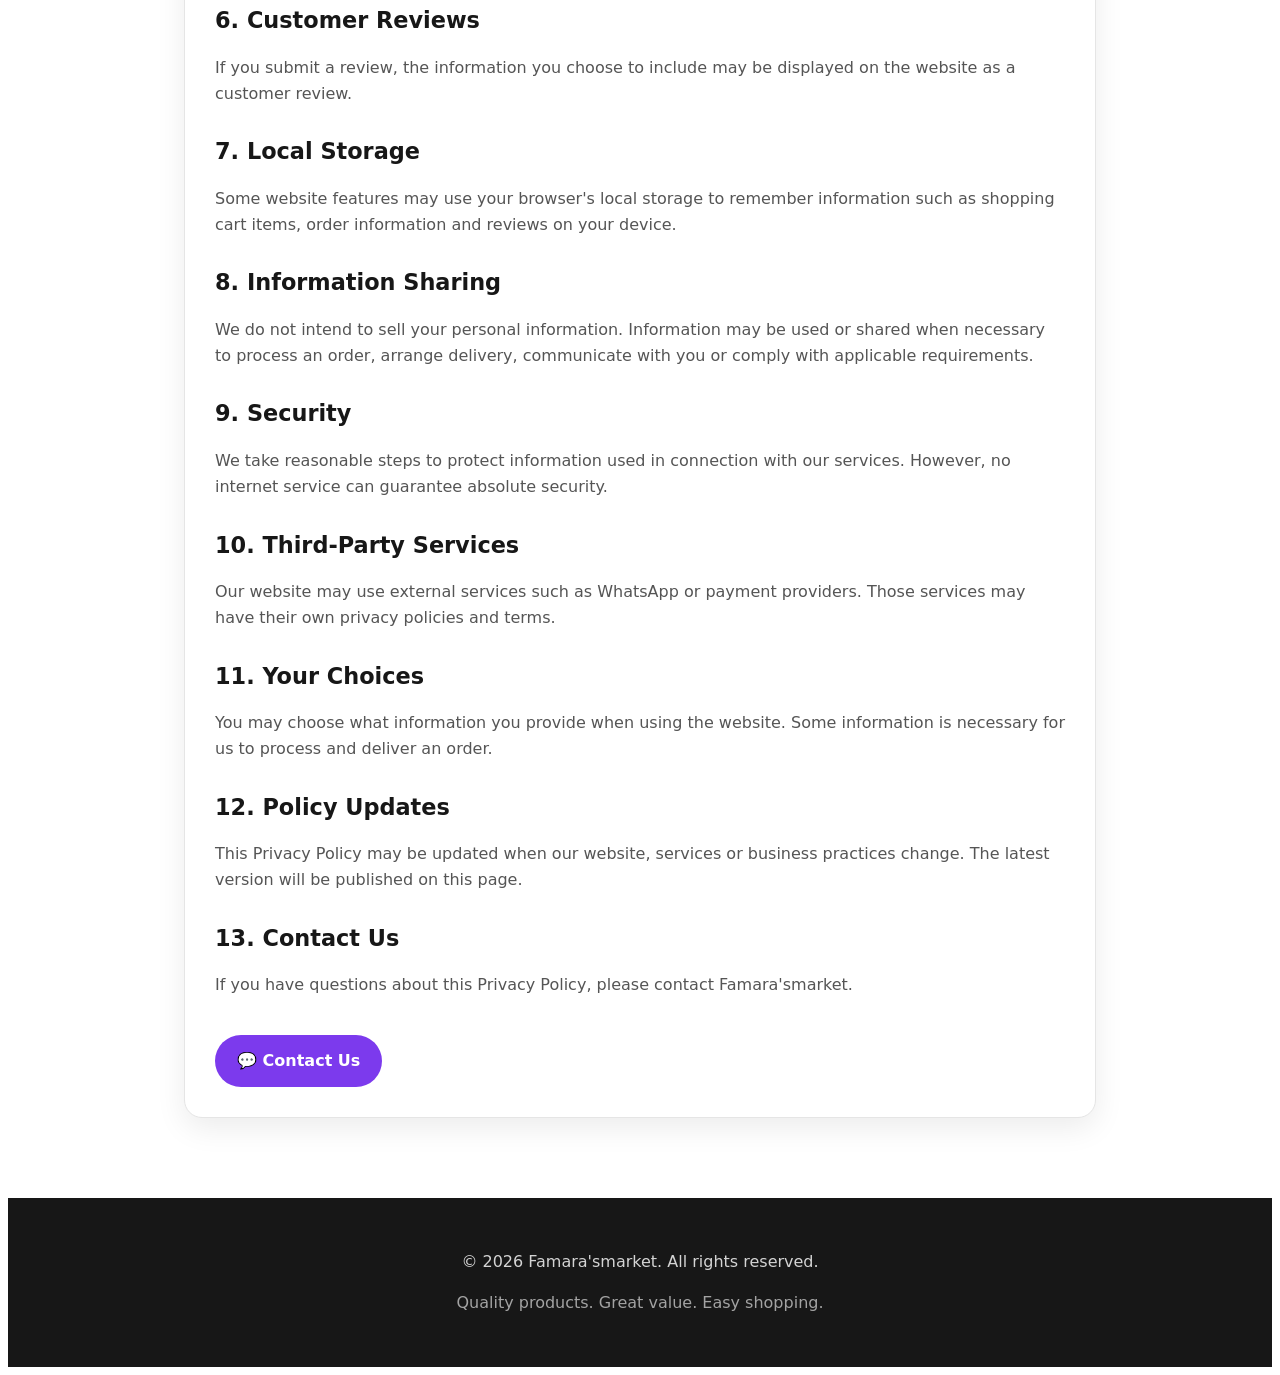
<file: privacy.html>
<!DOCTYPE html>
<html lang="en">

<head>

  <meta charset="UTF-8">

  <meta
    name="viewport"
    content="width=device-width, initial-scale=1.0"
  >

  <meta
    name="description"
    content="Privacy Policy for Famara'smarket."
  >

  <title>Privacy Policy | Famara'smarket</title>

  <link
    rel="stylesheet"
    href="../css/style.css"
  >

  <style>

    .legal-page {
      padding: 60px 0 80px;
    }

    .legal-header {
      text-align: center;

      padding: 55px 20px;

      margin-bottom: 40px;

      border-radius: 20px;

      background:
        linear-gradient(
          135deg,
          #f5f3ff,
          #fdf2f8
        );
    }

    .legal-header h1 {
      font-size:
        clamp(2.2rem, 6vw, 4rem);

      color: #171717;

      margin-bottom: 12px;
    }

    .legal-header p {
      color: #737373;
    }

    .legal-content {
      max-width: 850px;

      margin: auto;

      background: #ffffff;

      border:
        1px solid #e5e5e5;

      border-radius: 18px;

      padding: 30px;

      box-shadow:
        0 10px 30px
        rgba(0,0,0,.08);
    }

    .legal-content h2 {
      font-size: 1.4rem;

      margin-top: 28px;

      margin-bottom: 10px;

      color: #171717;
    }

    .legal-content h2:first-child {
      margin-top: 0;
    }

    .legal-content p {
      color: #555555;

      margin-bottom: 12px;
    }

    .legal-content ul {
      padding-left: 22px;

      color: #555555;

      margin-bottom: 15px;
    }

    .legal-content li {
      margin-bottom: 7px;
    }

    .legal-button {
      display: inline-block;

      margin-top: 25px;

      padding: 13px 22px;

      border-radius: 999px;

      background: #7c3aed;

      color: #ffffff;

      font-weight: 800;

      text-decoration: none;
    }

    .legal-button:hover {
      background: #5b21b6;
    }

    @media (max-width: 600px) {

      .legal-content {
        padding: 22px;
      }

    }

  </style>

</head>


<body>


  <!-- HEADER -->

  <header class="header">

    <div class="container header-content">

      <a
        href="../index.html"
        class="logo"
      >
        Famara'smarket
      </a>


      <nav class="nav">

        <a href="../index.html">
          Home
        </a>

        <a href="shop.html">
          Shop
        </a>

        <a href="about.html">
          About
        </a>

        <a href="blog.html">
          Blog
        </a>

        <a href="gallery.html">
          Gallery
        </a>

        <a href="testimonials.html">
          Reviews
        </a>

        <a href="faq.html">
          FAQ
        </a>

        <a href="contact.html">
          Contact
        </a>

      </nav>


      <a
        href="shop.html"
        class="cart-button"
      >
        🛒 Shop
      </a>

    </div>

  </header>



  <!-- MAIN -->

  <main class="legal-page">

    <div class="container">


      <section class="legal-header">

        <h1>
          Privacy Policy
        </h1>

        <p>
          Your privacy matters to Famara'smarket.
        </p>

      </section>



      <section class="legal-content">


        <h2>
          1. Introduction
        </h2>

        <p>
          Famara'smarket respects your privacy and is
          committed to protecting the information you
          provide when using our website and services.
        </p>


        <h2>
          2. Information We Collect
        </h2>

        <p>
          When you place an order, we may collect
          information needed to process and deliver
          your order, including:
        </p>

        <ul>

          <li>
            Your name
          </li>

          <li>
            Your phone number
          </li>

          <li>
            Your delivery area and address
          </li>

          <li>
            Your order information
          </li>

          <li>
            Payment reference information when provided
          </li>

          <li>
            Additional notes you choose to provide
          </li>

        </ul>


        <h2>
          3. How We Use Your Information
        </h2>

        <p>
          Information you provide may be used to:
        </p>

        <ul>

          <li>
            Process your orders
          </li>

          <li>
            Arrange delivery
          </li>

          <li>
            Confirm payments where applicable
          </li>

          <li>
            Communicate with you about your order
          </li>

          <li>
            Provide customer support
          </li>

          <li>
            Improve our shopping experience
          </li>

        </ul>


        <h2>
          4. Payment Information
        </h2>

        <p>
          Famara'smarket may provide payment instructions
          for available payment methods such as mobile
          money, bank payments and Cash on Delivery.
          Customers should only make payments using the
          payment information displayed through the official
          Famara'smarket checkout.
        </p>


        <h2>
          5. Order Information
        </h2>

        <p>
          Your order details may be used to identify and
          manage your order. Your Order ID should be kept
          safe because it may be used to check your order
          status.
        </p>


        <h2>
          6. Customer Reviews
        </h2>

        <p>
          If you submit a review, the information you choose
          to include may be displayed on the website as a
          customer review.
        </p>


        <h2>
          7. Local Storage
        </h2>

        <p>
          Some website features may use your browser's
          local storage to remember information such as
          shopping cart items, order information and reviews
          on your device.
        </p>


        <h2>
          8. Information Sharing
        </h2>

        <p>
          We do not intend to sell your personal information.
          Information may be used or shared when necessary
          to process an order, arrange delivery, communicate
          with you or comply with applicable requirements.
        </p>


        <h2>
          9. Security
        </h2>

        <p>
          We take reasonable steps to protect information
          used in connection with our services. However,
          no internet service can guarantee absolute security.
        </p>


        <h2>
          10. Third-Party Services
        </h2>

        <p>
          Our website may use external services such as
          WhatsApp or payment providers. Those services may
          have their own privacy policies and terms.
        </p>


        <h2>
          11. Your Choices
        </h2>

        <p>
          You may choose what information you provide when
          using the website. Some information is necessary
          for us to process and deliver an order.
        </p>


        <h2>
          12. Policy Updates
        </h2>

        <p>
          This Privacy Policy may be updated when our
          website, services or business practices change.
          The latest version will be published on this page.
        </p>


        <h2>
          13. Contact Us
        </h2>

        <p>
          If you have questions about this Privacy Policy,
          please contact Famara'smarket.
        </p>


        <a
          href="contact.html"
          class="legal-button"
        >
          💬 Contact Us
        </a>


      </section>

    </div>

  </main>



  <!-- FOOTER -->

  <footer class="footer">

    <div class="container">

      <p>
        ©
        <span id="year"></span>
        Famara'smarket.
        All rights reserved.
      </p>

      <p>
        Quality products. Great value. Easy shopping.
      </p>

    </div>

  </footer>



  <script>

    document.getElementById("year").textContent =
      new Date().getFullYear();

  </script>


</body>

</html>
</file>
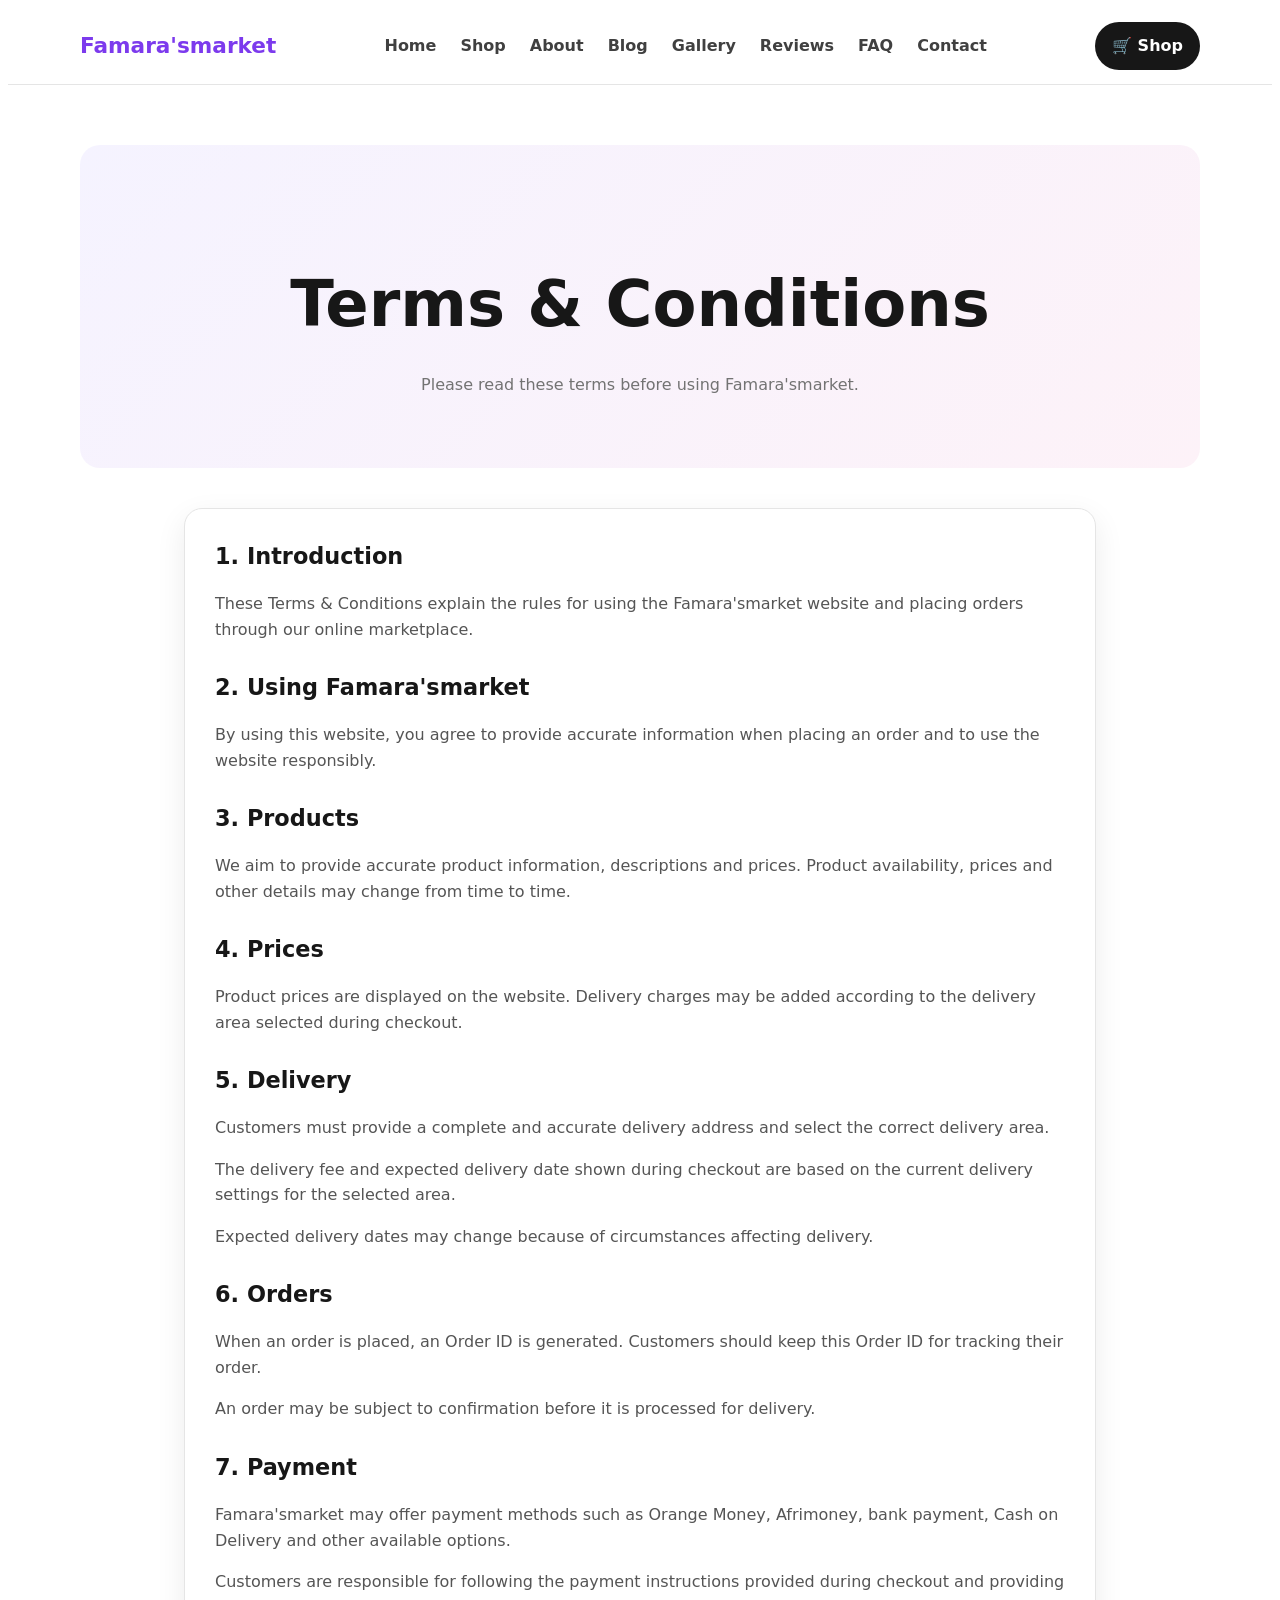
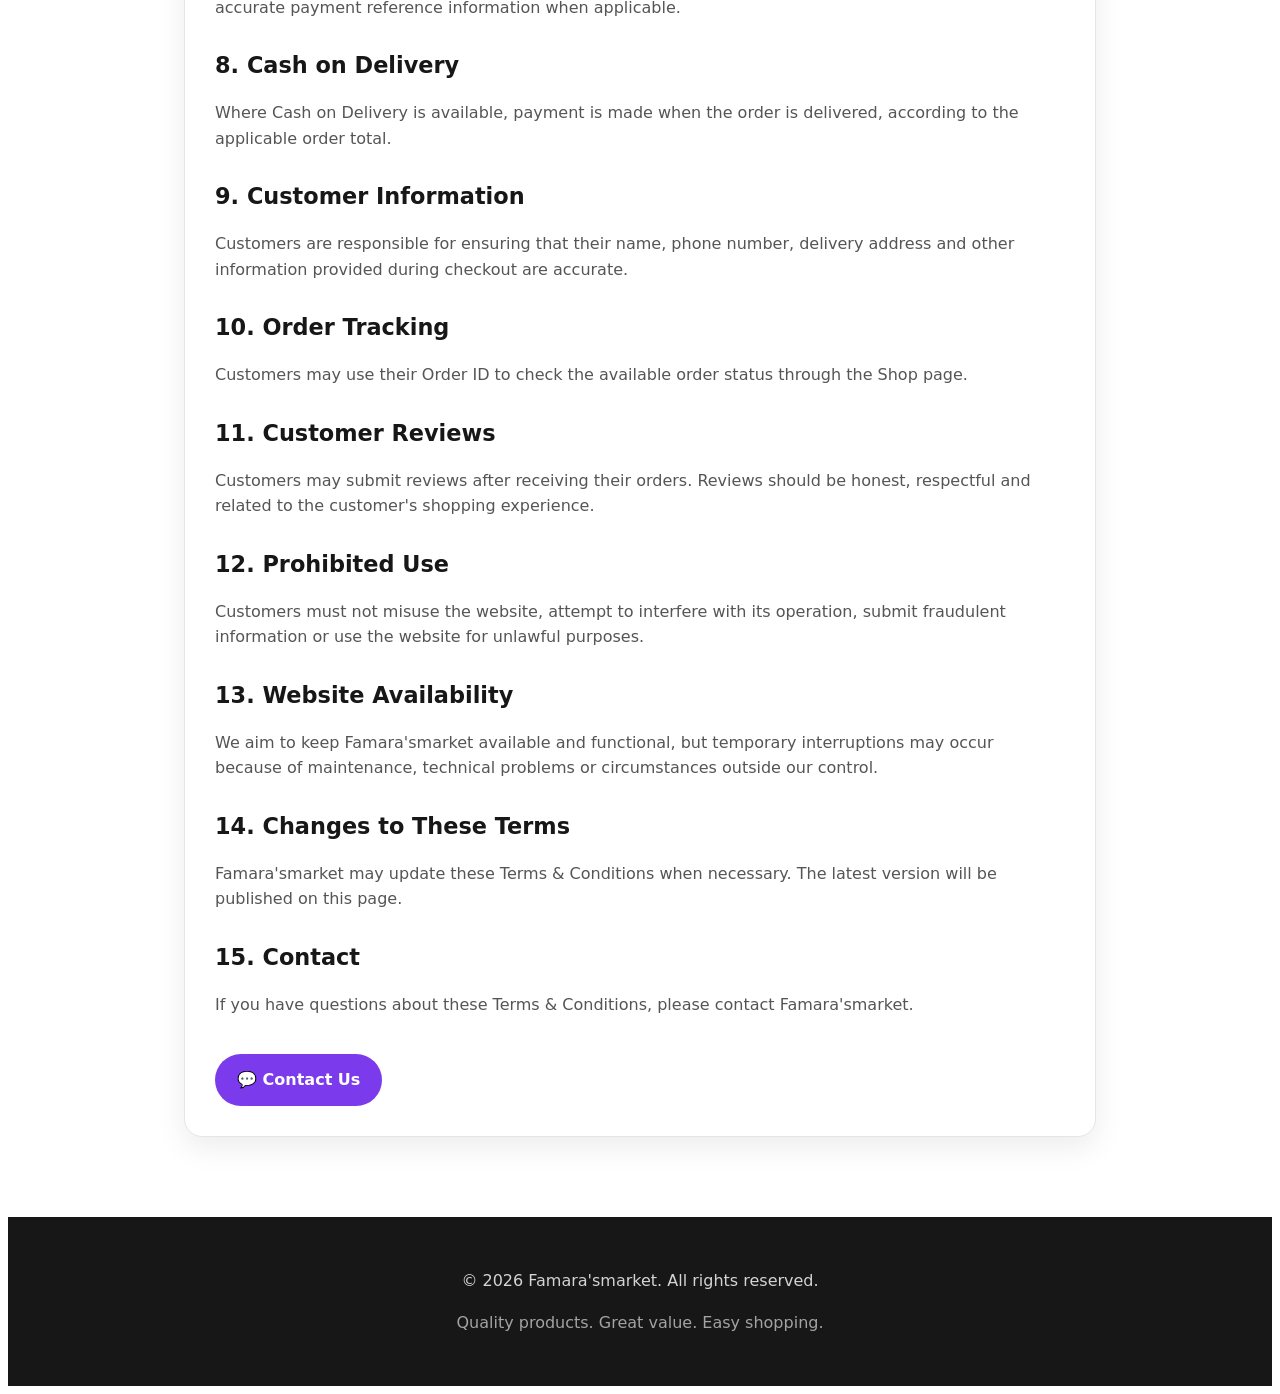
<file: terms.html>
<!DOCTYPE html>
<html lang="en">

<head>

  <meta charset="UTF-8">

  <meta
    name="viewport"
    content="width=device-width, initial-scale=1.0"
  >

  <meta
    name="description"
    content="Terms and Conditions for Famara'smarket."
  >

  <title>Terms & Conditions | Famara'smarket</title>

  <link
    rel="stylesheet"
    href="../css/style.css"
  >

  <style>

    .legal-page {
      padding: 60px 0 80px;
    }

    .legal-header {
      text-align: center;

      padding: 55px 20px;

      margin-bottom: 40px;

      border-radius: 20px;

      background:
        linear-gradient(
          135deg,
          #f5f3ff,
          #fdf2f8
        );
    }

    .legal-header h1 {
      font-size:
        clamp(2.2rem, 6vw, 4rem);

      color: #171717;

      margin-bottom: 12px;
    }

    .legal-header p {
      color: #737373;
    }

    .legal-content {
      max-width: 850px;

      margin: auto;

      background: #ffffff;

      border:
        1px solid #e5e5e5;

      border-radius: 18px;

      padding: 30px;

      box-shadow:
        0 10px 30px
        rgba(0,0,0,.08);
    }

    .legal-content h2 {
      font-size: 1.4rem;

      margin-top: 28px;

      margin-bottom: 10px;

      color: #171717;
    }

    .legal-content h2:first-child {
      margin-top: 0;
    }

    .legal-content p {
      color: #555555;

      margin-bottom: 12px;
    }

    .legal-content ul {
      padding-left: 22px;

      color: #555555;

      margin-bottom: 15px;
    }

    .legal-content li {
      margin-bottom: 7px;
    }

    .legal-button {
      display: inline-block;

      margin-top: 25px;

      padding: 13px 22px;

      border-radius: 999px;

      background: #7c3aed;

      color: #ffffff;

      font-weight: 800;

      text-decoration: none;
    }

    .legal-button:hover {
      background: #5b21b6;
    }

    @media (max-width: 600px) {

      .legal-content {
        padding: 22px;
      }

    }

  </style>

</head>


<body>


  <!-- HEADER -->

  <header class="header">

    <div class="container header-content">

      <a
        href="../index.html"
        class="logo"
      >
        Famara'smarket
      </a>


      <nav class="nav">

        <a href="../index.html">
          Home
        </a>

        <a href="shop.html">
          Shop
        </a>

        <a href="about.html">
          About
        </a>

        <a href="blog.html">
          Blog
        </a>

        <a href="gallery.html">
          Gallery
        </a>

        <a href="testimonials.html">
          Reviews
        </a>

        <a href="faq.html">
          FAQ
        </a>

        <a href="contact.html">
          Contact
        </a>

      </nav>


      <a
        href="shop.html"
        class="cart-button"
      >
        🛒 Shop
      </a>

    </div>

  </header>



  <!-- MAIN -->

  <main class="legal-page">

    <div class="container">


      <section class="legal-header">

        <h1>
          Terms &amp; Conditions
        </h1>

        <p>
          Please read these terms before using
          Famara'smarket.
        </p>

      </section>



      <section class="legal-content">


        <h2>
          1. Introduction
        </h2>

        <p>
          These Terms &amp; Conditions explain the rules
          for using the Famara'smarket website and placing
          orders through our online marketplace.
        </p>


        <h2>
          2. Using Famara'smarket
        </h2>

        <p>
          By using this website, you agree to provide
          accurate information when placing an order and
          to use the website responsibly.
        </p>


        <h2>
          3. Products
        </h2>

        <p>
          We aim to provide accurate product information,
          descriptions and prices. Product availability,
          prices and other details may change from time
          to time.
        </p>


        <h2>
          4. Prices
        </h2>

        <p>
          Product prices are displayed on the website.
          Delivery charges may be added according to the
          delivery area selected during checkout.
        </p>


        <h2>
          5. Delivery
        </h2>

        <p>
          Customers must provide a complete and accurate
          delivery address and select the correct delivery
          area.
        </p>

        <p>
          The delivery fee and expected delivery date
          shown during checkout are based on the current
          delivery settings for the selected area.
        </p>

        <p>
          Expected delivery dates may change because of
          circumstances affecting delivery.
        </p>


        <h2>
          6. Orders
        </h2>

        <p>
          When an order is placed, an Order ID is generated.
          Customers should keep this Order ID for tracking
          their order.
        </p>

        <p>
          An order may be subject to confirmation before
          it is processed for delivery.
        </p>


        <h2>
          7. Payment
        </h2>

        <p>
          Famara'smarket may offer payment methods such as
          Orange Money, Afrimoney, bank payment, Cash on
          Delivery and other available options.
        </p>

        <p>
          Customers are responsible for following the
          payment instructions provided during checkout and
          providing accurate payment reference information
          when applicable.
        </p>


        <h2>
          8. Cash on Delivery
        </h2>

        <p>
          Where Cash on Delivery is available, payment is
          made when the order is delivered, according to
          the applicable order total.
        </p>


        <h2>
          9. Customer Information
        </h2>

        <p>
          Customers are responsible for ensuring that their
          name, phone number, delivery address and other
          information provided during checkout are accurate.
        </p>


        <h2>
          10. Order Tracking
        </h2>

        <p>
          Customers may use their Order ID to check the
          available order status through the Shop page.
        </p>


        <h2>
          11. Customer Reviews
        </h2>

        <p>
          Customers may submit reviews after receiving their
          orders. Reviews should be honest, respectful and
          related to the customer's shopping experience.
        </p>


        <h2>
          12. Prohibited Use
        </h2>

        <p>
          Customers must not misuse the website, attempt to
          interfere with its operation, submit fraudulent
          information or use the website for unlawful
          purposes.
        </p>


        <h2>
          13. Website Availability
        </h2>

        <p>
          We aim to keep Famara'smarket available and
          functional, but temporary interruptions may occur
          because of maintenance, technical problems or
          circumstances outside our control.
        </p>


        <h2>
          14. Changes to These Terms
        </h2>

        <p>
          Famara'smarket may update these Terms &amp;
          Conditions when necessary. The latest version will
          be published on this page.
        </p>


        <h2>
          15. Contact
        </h2>

        <p>
          If you have questions about these Terms &amp;
          Conditions, please contact Famara'smarket.
        </p>


        <a
          href="contact.html"
          class="legal-button"
        >
          💬 Contact Us
        </a>


      </section>

    </div>

  </main>



  <!-- FOOTER -->

  <footer class="footer">

    <div class="container">

      <p>
        ©
        <span id="year"></span>
        Famara'smarket.
        All rights reserved.
      </p>

      <p>
        Quality products. Great value. Easy shopping.
      </p>

    </div>

  </footer>



  <script>

    document.getElementById("year").textContent =
      new Date().getFullYear();

  </script>


</body>

</html>
</file>
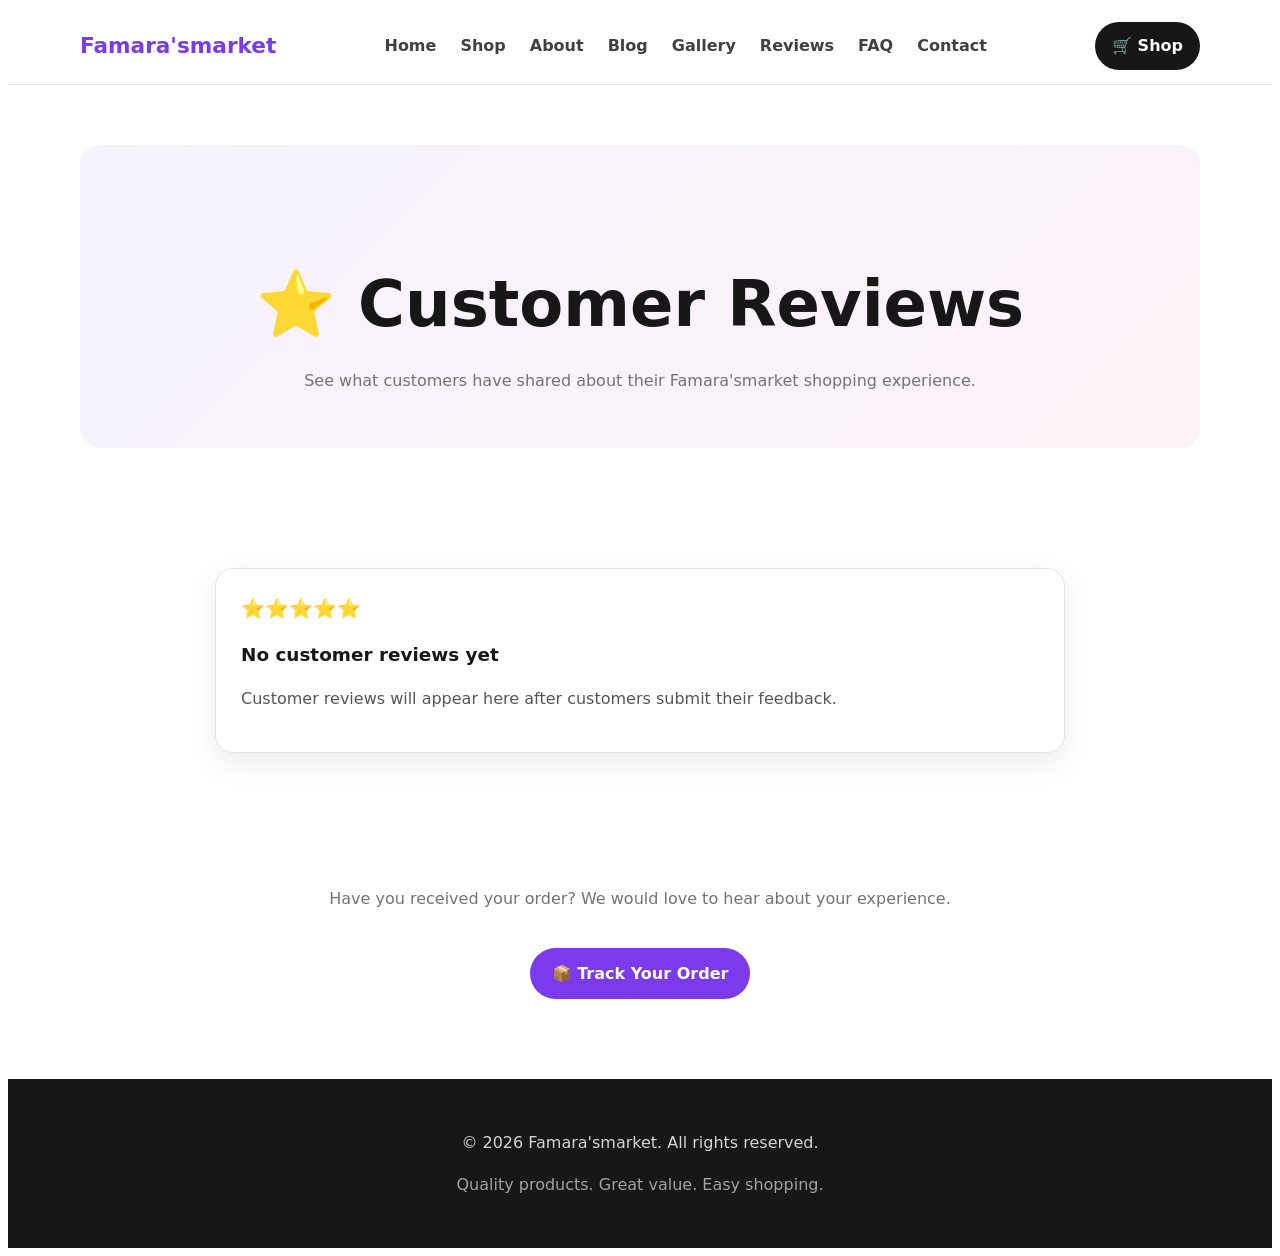
<file: testimonials.html>
<!DOCTYPE html>
<html lang="en">
<head>
  <meta charset="UTF-8">
  <meta name="viewport" content="width=device-width, initial-scale=1.0">

  <meta
    name="description"
    content="Customer reviews and experiences at Famara'smarket."
  >

  <title>Customer Reviews | Famara'smarket</title>

  <link rel="stylesheet" href="../css/style.css">

  <style>
    .reviews-page {
      padding: 60px 0 80px;
    }

    .reviews-header {
      text-align: center;
      padding: 55px 20px;
      margin-bottom: 40px;
      border-radius: 20px;
      background: linear-gradient(135deg, #f5f3ff, #fdf2f8);
    }

    .reviews-header h1 {
      font-size: clamp(2.2rem, 6vw, 4rem);
      color: #171717;
      margin-bottom: 12px;
    }

    .reviews-header p {
      max-width: 700px;
      margin: auto;
      color: #737373;
    }

    .reviews-list {
      max-width: 850px;
      margin: auto;
    }

    .review-card {
      background: #ffffff;
      border: 1px solid #e5e5e5;
      border-radius: 18px;
      padding: 25px;
      margin-bottom: 18px;
      box-shadow: 0 10px 30px rgba(0,0,0,.08);
    }

    .review-stars {
      font-size: 1.2rem;
      margin-bottom: 10px;
    }

    .review-card h2 {
      font-size: 1.15rem;
      margin-bottom: 7px;
    }

    .review-card p {
      color: #555;
    }

    .review-note {
      text-align: center;
      margin-top: 35px;
      color: #737373;
    }

    .review-button {
      display: inline-block;
      margin-top: 20px;
      padding: 13px 22px;
      border-radius: 999px;
      background: #7c3aed;
      color: #ffffff;
      font-weight: 800;
      text-decoration: none;
    }

    .review-button:hover {
      background: #5b21b6;
    }
  </style>
</head>

<body>

  <header class="header">

    <div class="container header-content">

      <a href="../index.html" class="logo">
        Famara'smarket
      </a>

      <nav class="nav">

        <a href="../index.html">Home</a>

        <a href="shop.html">Shop</a>

        <a href="about.html">About</a>

        <a href="blog.html">Blog</a>

        <a href="gallery.html">Gallery</a>

        <a href="testimonials.html">Reviews</a>

        <a href="faq.html">FAQ</a>

        <a href="contact.html">Contact</a>

      </nav>

      <a href="shop.html" class="cart-button">
        🛒 Shop
      </a>

    </div>

  </header>


  <main class="reviews-page">

    <div class="container">

      <section class="reviews-header">

        <h1>⭐ Customer Reviews</h1>

        <p>
          See what customers have shared about
          their Famara'smarket shopping experience.
        </p>

      </section>


      <section class="reviews-list">

        <div
          id="reviewsContainer"
        ></div>

      </section>


      <div class="review-note">

        <p>
          Have you received your order?
          We would love to hear about your experience.
        </p>

        <a
          href="shop.html#trackingSection"
          class="review-button"
        >
          📦 Track Your Order
        </a>

      </div>

    </div>

  </main>


  <footer class="footer">

    <div class="container">

      <p>
        © <span id="year"></span>
        Famara'smarket. All rights reserved.
      </p>

      <p>
        Quality products. Great value. Easy shopping.
      </p>

    </div>

  </footer>


  <script>

    document.getElementById("year").textContent =
      new Date().getFullYear();


    function escapeHTML(value) {

      return String(value ?? "")
        .replace(
          /[&<>"']/g,
          function(character) {

            const map = {
              "&": "&amp;",
              "<": "&lt;",
              ">": "&gt;",
              '"': "&quot;",
              "'": "&#039;"
            };

            return map[character];

          }
        );

    }


    function loadReviews() {

      const container =
        document.getElementById(
          "reviewsContainer"
        );


      let reviews = [];


      try {

        const saved =
          localStorage.getItem(
            "famarasmarket_reviews"
          );


        reviews =
          saved
            ? JSON.parse(saved)
            : [];


        if (!Array.isArray(reviews)) {
          reviews = [];
        }

      } catch (error) {

        reviews = [];

      }


      container.innerHTML = "";


      if (!reviews.length) {

        container.innerHTML = `

          <div class="review-card">

            <div class="review-stars">
              ⭐⭐⭐⭐⭐
            </div>

            <h2>
              No customer reviews yet
            </h2>

            <p>
              Customer reviews will appear here
              after customers submit their feedback.
            </p>

          </div>

        `;

        return;

      }


      reviews
        .slice()
        .reverse()
        .forEach(
          function(review) {

            const rating =
              Math.max(
                1,
                Math.min(
                  5,
                  Number(
                    review.rating || 5
                  )
                )
              );


            const card =
              document.createElement(
                "article"
              );


            card.className =
              "review-card";


            card.innerHTML = `

              <div class="review-stars">
                ${"⭐".repeat(rating)}
              </div>

              <h2>
                ${escapeHTML(
                  review.name || "Customer"
                )}
              </h2>

              <p>
                <strong>
                  ${escapeHTML(
                    review.productName || "Product"
                  )}
                </strong>
              </p>

              <p>
                ${escapeHTML(
                  review.text || ""
                )}
              </p>

            `;


            container.appendChild(
              card
            );

          }
        );

    }


    loadReviews();

  </script>

</body>
</html>
</file>
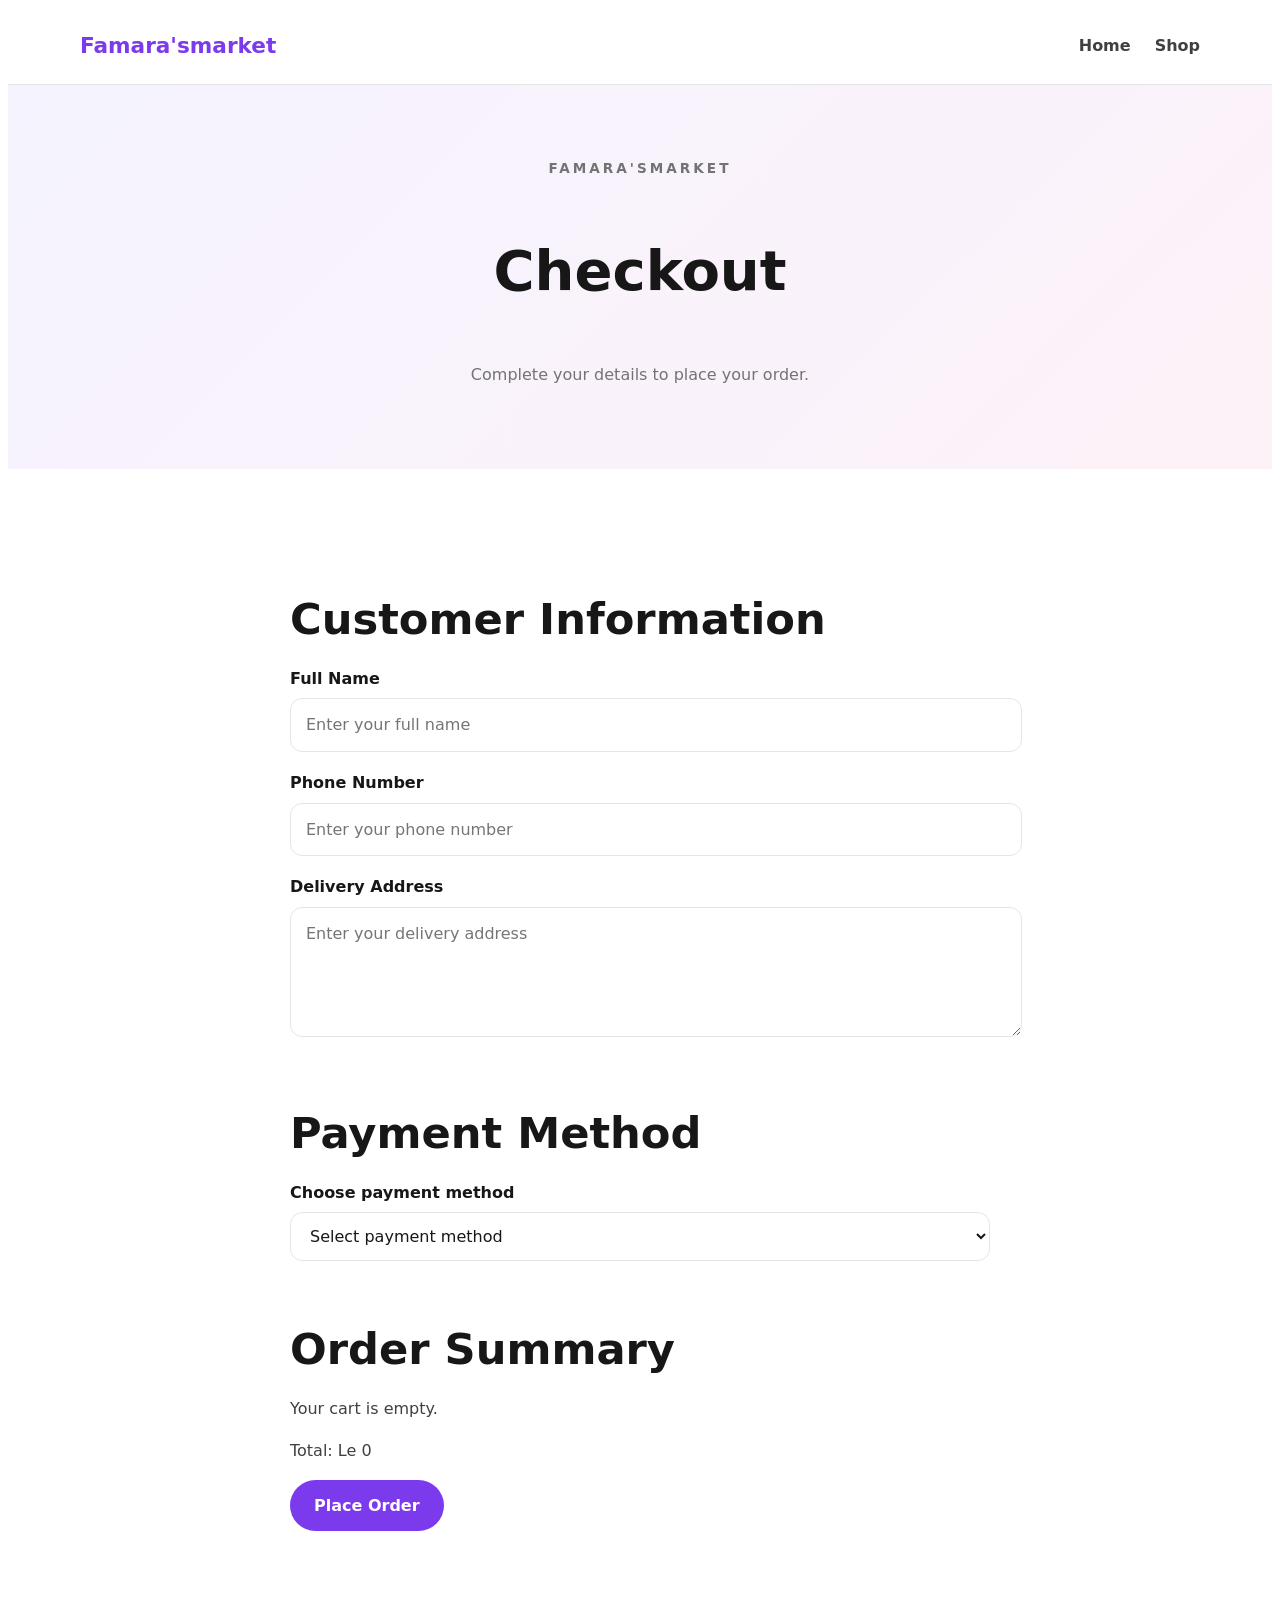
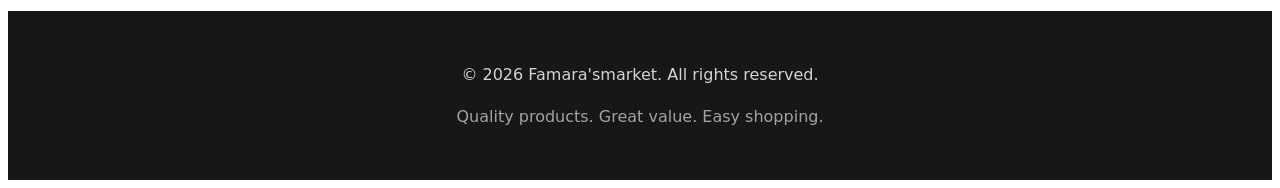
<file: pages/checkout.html>
<!DOCTYPE html>
<html lang="en">
<head>
  <meta charset="UTF-8">
  <meta name="viewport" content="width=device-width, initial-scale=1.0">

  <title>Checkout | Famara'smarket</title>

  <meta
    name="description"
    content="Complete your Famara'smarket order."
  >

  <link rel="stylesheet" href="../css/style.css">
</head>

<body>

  <!-- HEADER -->
  <header class="header">
    <div class="container header-content">

      <a href="../index.html" class="logo">
        Famara'smarket
      </a>

      <nav class="nav">
        <a href="../index.html">Home</a>
        <a href="shop.html">Shop</a>
      </nav>

    </div>
  </header>


  <!-- CHECKOUT -->
  <main>

    <section class="page-header">
      <div class="container">

        <p class="welcome">FAMARA'SMARKET</p>

        <h1>Checkout</h1>

        <p>
          Complete your details to place your order.
        </p>

      </div>
    </section>


    <section class="checkout-section">
      <div class="container">

        <form id="checkout-form">

          <!-- CUSTOMER DETAILS -->
          <h2>Customer Information</h2>

          <label for="customer-name">
            Full Name
          </label>

          <input
            type="text"
            id="customer-name"
            name="customer-name"
            placeholder="Enter your full name"
            required
          >


          <label for="customer-phone">
            Phone Number
          </label>

          <input
            type="tel"
            id="customer-phone"
            name="customer-phone"
            placeholder="Enter your phone number"
            required
          >


          <label for="customer-address">
            Delivery Address
          </label>

          <textarea
            id="customer-address"
            name="customer-address"
            placeholder="Enter your delivery address"
            rows="4"
            required
          ></textarea>


          <!-- PAYMENT -->
          <h2>Payment Method</h2>

          <label for="payment-method">
            Choose payment method
          </label>

          <select
            id="payment-method"
            name="payment-method"
            required
          >

            <option value="">
              Select payment method
            </option>

            <option value="Orange Money">
              Orange Money
            </option>

            <option value="Afrimoney">
              Afrimoney
            </option>

            <option value="Cash on Delivery">
              Cash on Delivery
            </option>

          </select>


          <!-- ORDER SUMMARY -->
          <h2>Order Summary</h2>

          <div id="checkout-items">
            Your cart is empty.
          </div>

          <p id="checkout-total">
            Total: Le 0
          </p>


          <button
            class="button"
            type="submit"
          >
            Place Order
          </button>

        </form>

      </div>
    </section>

  </main>


  <!-- FOOTER -->
  <footer class="footer">
    <div class="container">

      <p>
        © 2026 Famara'smarket. All rights reserved.
      </p>

      <p>
        Quality products. Great value. Easy shopping.
      </p>

    </div>
  </footer>


  <script src="../js/script.js"></script>

</body>
</html>
</file>
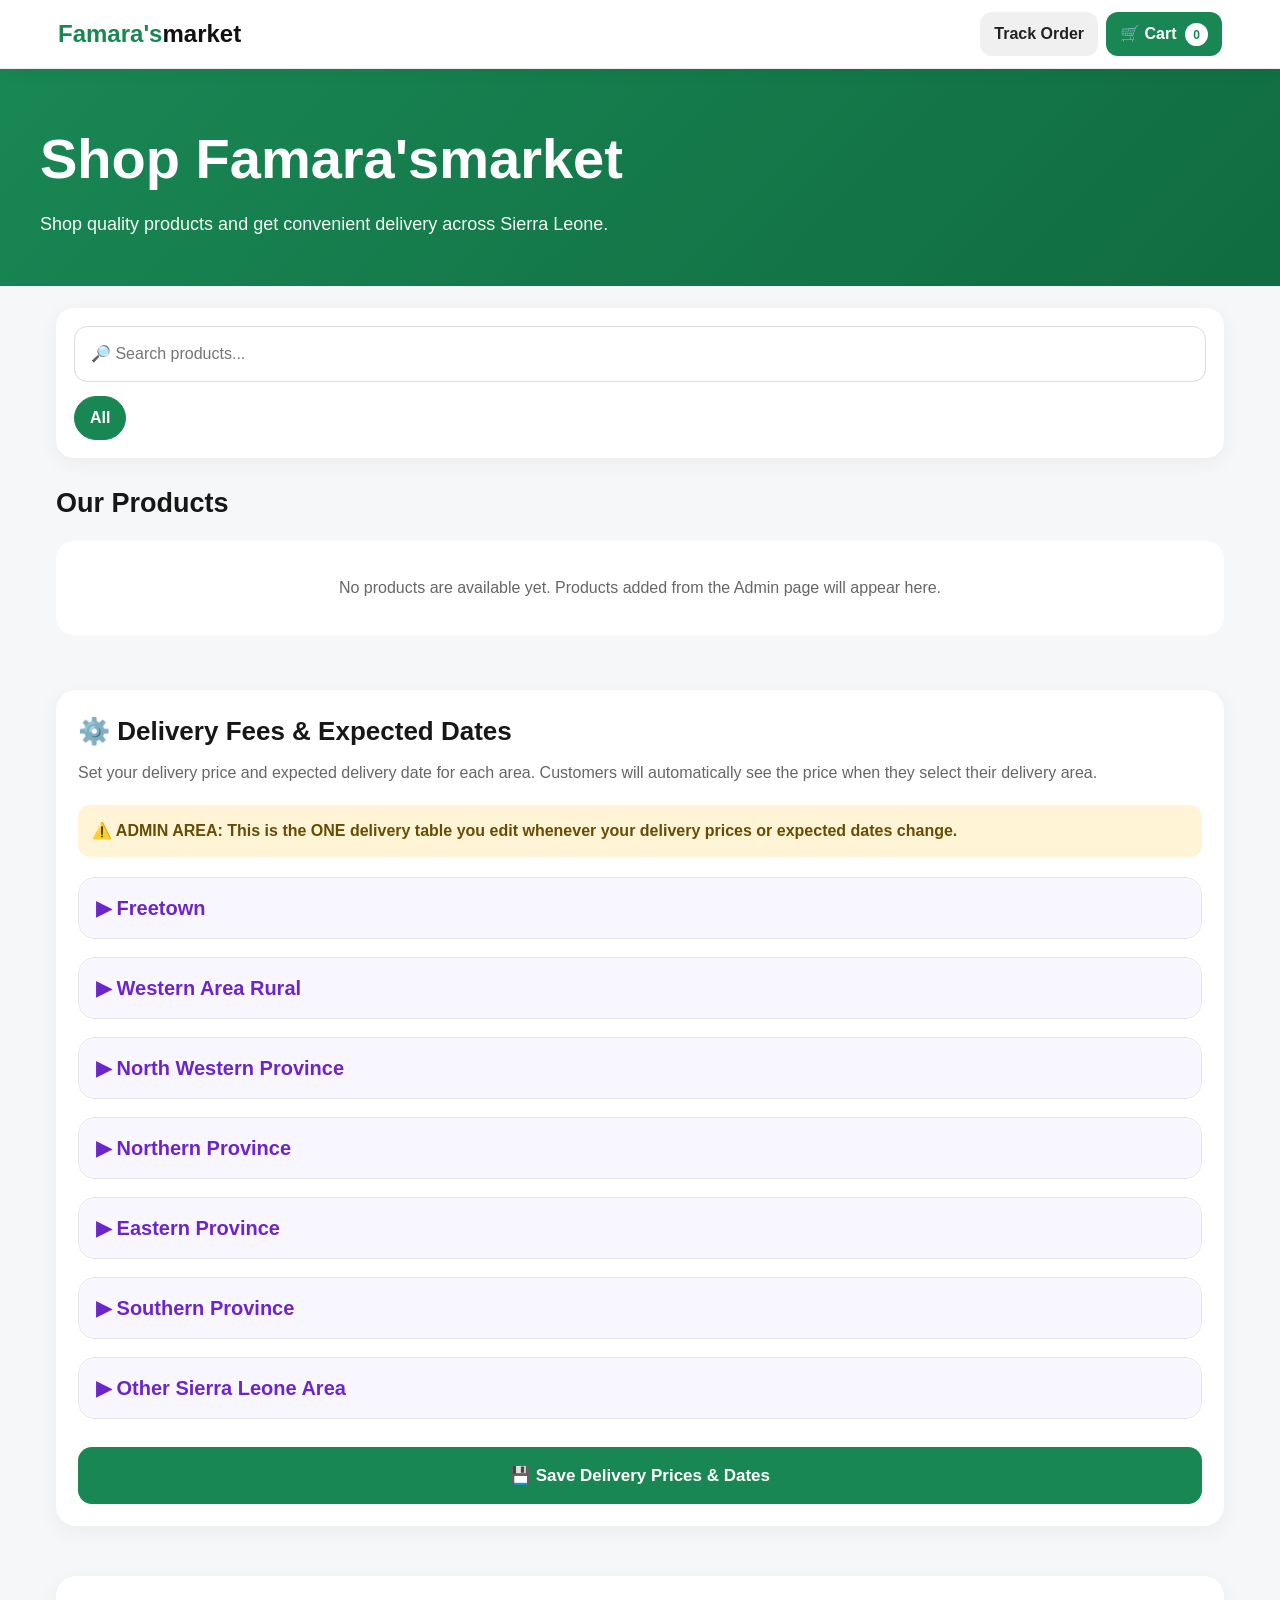
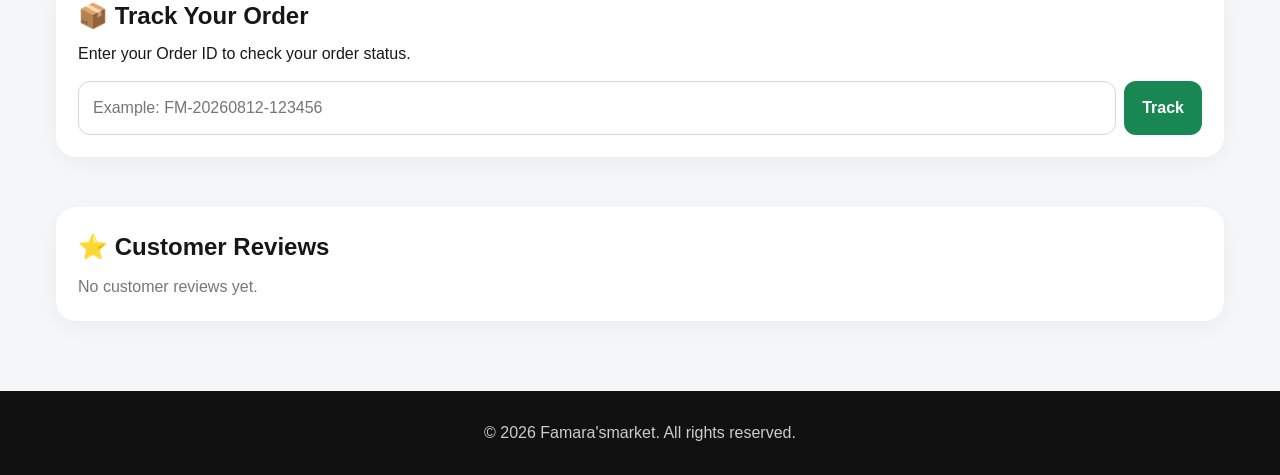
<file: pages/shop.html>
<!DOCTYPE html>
<html lang="en">

<head>

  <meta charset="UTF-8">

  <meta
    name="viewport"
    content="width=device-width, initial-scale=1.0"
  >

  <meta
    name="description"
    content="Shop online at Famara'smarket. Quality products with delivery across Sierra Leone."
  >

  <meta
    name="theme-color"
    content="#198754"
  >

  <title>Shop | Famara'smarket</title>


  <style>

    /* =====================================================
       FAMARA'SMARKET — SHOP
       ===================================================== */

    * {
      box-sizing: border-box;
      margin: 0;
      padding: 0;
    }

    html {
      scroll-behavior: smooth;
    }

    body {
      font-family:
        Arial,
        Helvetica,
        sans-serif;

      background: #f6f7f8;
      color: #171717;
      line-height: 1.5;
    }

    button,
    input,
    select,
    textarea {
      font: inherit;
    }

    button {
      cursor: pointer;
    }

    img {
      max-width: 100%;
      display: block;
    }

    a {
      color: inherit;
    }


    /* =====================================================
       HEADER
       ===================================================== */

    header {
      position: sticky;
      top: 0;
      z-index: 1000;

      background: #ffffff;

      border-bottom:
        1px solid #eeeeee;

      box-shadow:
        0 3px 15px rgba(0,0,0,0.05);
    }

    .header-inner {
      max-width: 1200px;
      margin: auto;

      min-height: 68px;

      padding:
        10px 18px;

      display: flex;
      align-items: center;
      justify-content: space-between;

      gap: 12px;
    }

    .logo {
      text-decoration: none;

      font-size: 24px;
      font-weight: 900;

      color: #198754;
    }

    .logo span {
      color: #111111;
    }

    .header-actions {
      display: flex;
      gap: 8px;
    }

    .header-btn {
      border: none;

      padding:
        10px 14px;

      border-radius: 12px;

      background: #198754;
      color: #ffffff;

      font-weight: 700;
    }

    .header-btn.secondary {
      background: #f0f0f0;
      color: #222222;
    }

    .cart-count {
      display: inline-flex;

      min-width: 23px;
      height: 23px;

      margin-left: 4px;

      align-items: center;
      justify-content: center;

      border-radius: 50%;

      background: #ffffff;
      color: #198754;

      font-size: 12px;
    }


    /* =====================================================
       HERO
       ===================================================== */

    .hero {
      background:
        linear-gradient(
          135deg,
          #198754,
          #106c41
        );

      color: #ffffff;

      padding:
        48px 18px;
    }

    .hero-inner {
      max-width: 1200px;
      margin: auto;
    }

    .hero h1 {
      font-size:
        clamp(32px, 7vw, 56px);

      margin-bottom: 10px;
    }

    .hero p {
      max-width: 700px;

      font-size: 18px;

      opacity: .95;
    }


    /* =====================================================
       MAIN
       ===================================================== */

    main {
      width: 100%;
      max-width: 1200px;

      margin: auto;

      padding:
        22px 16px 70px;
    }


    /* =====================================================
       SHOP TOOLS
       ===================================================== */

    .shop-tools {
      background: #ffffff;

      padding: 18px;

      border-radius: 18px;

      margin-bottom: 25px;

      box-shadow:
        0 5px 22px rgba(0,0,0,0.05);
    }

    .search-input {
      width: 100%;

      padding: 15px 16px;

      border:
        1px solid #dcdcdc;

      border-radius: 13px;

      outline: none;

      font-size: 16px;
    }

    .search-input:focus {
      border-color: #198754;

      box-shadow:
        0 0 0 3px
        rgba(25,135,84,.10);
    }

    .categories {
      display: flex;

      gap: 8px;

      overflow-x: auto;

      padding-top: 14px;
    }

    .category-btn {
      flex-shrink: 0;

      padding:
        9px 15px;

      border:
        1px solid #dddddd;

      background: #ffffff;

      border-radius: 50px;

      font-weight: 600;
    }

    .category-btn.active {
      background: #198754;
      border-color: #198754;
      color: #ffffff;
    }


    /* =====================================================
       SECTION TITLE
       ===================================================== */

    .section-title {
      font-size: 27px;

      margin-bottom: 17px;
    }


    /* =====================================================
       PRODUCTS
       ===================================================== */

    .products-grid {
      display: grid;

      grid-template-columns:
        repeat(
          auto-fill,
          minmax(210px, 1fr)
        );

      gap: 18px;
    }

    .product-card {
      background: #ffffff;

      border-radius: 18px;

      overflow: hidden;

      box-shadow:
        0 5px 20px rgba(0,0,0,.06);

      display: flex;

      flex-direction: column;
    }

    .product-image {
      width: 100%;

      height: 220px;

      object-fit: cover;

      background: #eeeeee;
    }

    .product-placeholder {
      height: 220px;

      background: #eeeeee;

      display: flex;

      align-items: center;
      justify-content: center;

      font-size: 48px;

      color: #888888;
    }

    .product-content {
      padding: 16px;

      display: flex;

      flex-direction: column;

      flex: 1;
    }

    .product-category {
      color: #198754;

      font-size: 12px;

      font-weight: 800;

      text-transform: uppercase;

      margin-bottom: 5px;
    }

    .product-name {
      font-size: 19px;

      margin-bottom: 6px;
    }

    .product-description {
      color: #666666;

      font-size: 14px;

      margin-bottom: 14px;

      flex: 1;
    }

    .product-bottom {
      display: flex;

      align-items: center;

      justify-content: space-between;

      gap: 8px;
    }

    .product-price {
      color: #198754;

      font-weight: 900;

      font-size: 18px;
    }

    .add-button {
      border: none;

      background: #198754;

      color: #ffffff;

      padding:
        10px 13px;

      border-radius: 11px;

      font-weight: 700;
    }

    .add-button:hover {
      background: #157347;
    }

    .empty-products {
      background: #ffffff;

      padding: 35px 20px;

      border-radius: 18px;

      text-align: center;

      color: #666666;
    }


    /* =====================================================
       DELIVERY ADMIN SETTINGS
       ===================================================== */

    .delivery-admin {
      margin-top: 55px;

      background: #ffffff;

      border-radius: 20px;

      padding: 22px;

      box-shadow:
        0 6px 25px rgba(0,0,0,.05);
    }

    .delivery-admin h2 {
      margin-bottom: 10px;

      font-size: 26px;
    }

    .delivery-admin-intro {
      color: #666666;

      margin-bottom: 20px;
    }

    .delivery-warning {
      padding: 14px;

      margin-bottom: 20px;

      border-radius: 12px;

      background: #fff4d6;

      color: #664d03;

      font-weight: 600;
    }

    .delivery-group {
      border:
        1px solid #e5e5e5;

      border-radius: 17px;

      overflow: hidden;

      margin-bottom: 18px;
    }

    /* NEW:
       ADMIN REGION OPEN/CLOSE BUTTON */

    .delivery-group-title {
      width: 100%;

      display: flex;

      align-items: center;

      justify-content: space-between;

      padding: 15px 17px;

      background: #f8f6ff;

      color: #6d25c9;

      font-size: 20px;

      font-weight: 800;

      border: none;

      text-align: left;

      cursor: pointer;
    }

    .delivery-group-title:hover {
      background: #f1ecff;
    }

    .delivery-group-areas {
      display: none;

      background: #ffffff;
    }

    .delivery-row {
      padding: 17px;

      border-top:
        1px solid #eeeeee;
    }

    .delivery-row:first-child {
      border-top: none;
    }

    .delivery-area-name {
      display: block;

      font-weight: 800;

      font-size: 17px;

      margin-bottom: 10px;
    }

    .delivery-inputs {
      display: grid;

      grid-template-columns:
        1fr 1fr;

      gap: 10px;
    }

    .delivery-inputs label {
      display: block;

      font-size: 13px;

      font-weight: 700;

      color: #555555;

      margin-bottom: 5px;
    }

    .delivery-inputs input {
      width: 100%;

      padding: 12px;

      border:
        1px solid #d7d7d7;

      border-radius: 11px;

      outline: none;
    }

    .delivery-inputs input:focus {
      border-color: #198754;
    }

    .save-delivery {
      width: 100%;

      margin-top: 10px;

      padding: 16px;

      border: none;

      border-radius: 14px;

      background: #198754;

      color: #ffffff;

      font-weight: 800;

      font-size: 17px;
    }


    /* =====================================================
       CUSTOMER DELIVERY REGION SELECTOR
       ===================================================== */

    .customer-delivery-regions {
      display: flex;

      flex-direction: column;

      gap: 9px;

      margin-top: 8px;
    }

    .customer-region {
      border:
        1px solid #e1e1e1;

      border-radius: 14px;

      overflow: hidden;

      background: #ffffff;
    }

    .customer-region-button {
      width: 100%;

      display: flex;

      align-items: center;

      justify-content: space-between;

      gap: 10px;

      padding: 15px;

      border: none;

      background: #f8f8f8;

      color: #222222;

      text-align: left;

      font-weight: 800;

      font-size: 16px;
    }

    .customer-region-button:hover {
      background: #f0f8f4;
    }

    .customer-region-arrow {
      font-size: 15px;

      color: #198754;

      flex-shrink: 0;
    }

    .customer-region-areas {
      display: none;

      padding: 8px;

      background: #ffffff;

      border-top:
        1px solid #eeeeee;
    }

    .customer-area-button {
      width: 100%;

      display: block;

      padding: 12px;

      margin: 4px 0;

      border:
        1px solid #eeeeee;

      border-radius: 10px;

      background: #ffffff;

      color: #222222;

      text-align: left;

      font-weight: 600;
    }

    .customer-area-button:hover {
      background: #f5faf7;

      border-color: #198754;
    }

    .customer-area-button.selected {
      background: #e9f7ef;

      color: #198754;

      border-color: #198754;

      font-weight: 800;
    }

    .selected-delivery-area {
      display: none;

      margin-top: 12px;

      padding: 13px;

      border-radius: 12px;

      background: #e9f7ef;

      color: #176b42;

      font-weight: 700;
    }


    /* =====================================================
       MODALS
       ===================================================== */

    .modal {
      display: none;

      position: fixed;

      inset: 0;

      z-index: 3000;

      background:
        rgba(0,0,0,.58);

      padding: 14px;

      overflow-y: auto;
    }

    .modal-box {
      max-width: 680px;

      margin:
        20px auto;

      background: #ffffff;

      border-radius: 22px;

      padding: 22px;
    }

    .modal-header {
      display: flex;

      justify-content: space-between;

      align-items: center;

      gap: 10px;

      margin-bottom: 20px;
    }

    .modal-header h2 {
      font-size: 25px;
    }

    .close-btn {
      width: 40px;
      height: 40px;

      border: none;

      border-radius: 50%;

      background: #eeeeee;

      font-size: 24px;
    }


    /* =====================================================
       CART
       ===================================================== */

    .cart-item {
      display: grid;

      grid-template-columns:
        1fr auto;

      gap: 10px;

      padding: 15px 0;

      border-bottom:
        1px solid #eeeeee;
    }

    .cart-item-name {
      font-weight: 800;
    }

    .cart-item-price {
      color: #198754;

      margin-top: 3px;

      font-weight: 700;
    }

    .quantity-controls {
      display: flex;

      align-items: center;

      gap: 7px;

      margin-top: 9px;
    }

    .quantity-controls button {
      width: 32px;
      height: 32px;

      border: none;

      border-radius: 8px;

      background: #eeeeee;

      font-weight: 900;
    }

    .remove-btn {
      background: #ffe3e3 !important;

      color: #a00000;
    }

    .cart-total {
      margin-top: 18px;

      padding-top: 15px;

      border-top:
        1px solid #dddddd;

      font-size: 21px;

      font-weight: 900;
    }

    .primary-btn {
      width: 100%;

      margin-top: 16px;

      padding: 16px;

      border: none;

      border-radius: 14px;

      background: #198754;

      color: #ffffff;

      font-weight: 800;

      font-size: 17px;
    }

    .primary-btn:disabled {
      opacity: .5;

      cursor: not-allowed;
    }

    .empty-cart {
      text-align: center;

      padding: 30px 10px;

      color: #666666;
    }


    /* =====================================================
       FORMS
       ===================================================== */

    .form-group {
      margin-bottom: 15px;
    }

    .form-group label {
      display: block;

      margin-bottom: 6px;

      font-weight: 700;

      color: #444444;
    }

    .form-group input,
    .form-group select,
    .form-group textarea {
      width: 100%;

      padding: 14px;

      border:
        1px solid #d7d7d7;

      border-radius: 12px;

      outline: none;

      background: #ffffff;
    }

    .form-group textarea {
      min-height: 90px;

      resize: vertical;
    }

    .form-group input:focus,
    .form-group select:focus,
    .form-group textarea:focus {
      border-color: #198754;
    }


    /* =====================================================
       PAYMENT
       ===================================================== */

    .payment-heading {
      margin-top: 20px;

      margin-bottom: 10px;
    }

    .payment-option {
      display: flex;

      align-items: flex-start;

      gap: 10px;

      padding: 13px;

      border:
        1px solid #dddddd;

      border-radius: 12px;

      margin-bottom: 8px;

      cursor: pointer;
    }

    .payment-option input {
      margin-top: 3px;
    }

    .payment-info {
      display: none;

      margin:
        10px 0 15px;

      padding: 15px;

      background: #f5f5f5;

      border-radius: 12px;

      line-height: 1.7;
    }


    /* =====================================================
       ORDER SUMMARY
       ===================================================== */

    .order-summary {
      margin-top: 20px;

      padding: 17px;

      background: #f7f7f7;

      border-radius: 14px;
    }

    .summary-row {
      display: flex;

      justify-content: space-between;

      gap: 15px;

      padding: 6px 0;
    }

    .summary-total {
      margin-top: 10px;

      padding-top: 12px;

      border-top:
        1px solid #dddddd;

      font-size: 20px;

      font-weight: 900;
    }


    /* =====================================================
       ORDER TRACKING
       ===================================================== */

    .tracking-section {
      margin-top: 50px;

      background: #ffffff;

      padding: 22px;

      border-radius: 20px;

      box-shadow:
        0 6px 25px rgba(0,0,0,.05);
    }

    .tracking-section h2 {
      margin-bottom: 8px;
    }

    .tracking-input-row {
      display: grid;

      grid-template-columns:
        1fr auto;

      gap: 8px;

      margin-top: 15px;
    }

    .tracking-input-row input {
      width: 100%;

      padding: 14px;

      border:
        1px solid #d7d7d7;

      border-radius: 12px;

      outline: none;
    }

    .tracking-input-row button {
      border: none;

      border-radius: 12px;

      background: #198754;

      color: #ffffff;

      padding:
        0 18px;

      font-weight: 800;
    }

    .tracking-result {
      display: none;

      margin-top: 18px;

      padding: 17px;

      background: #f7f7f7;

      border-radius: 14px;
    }

    .status-badge {
      display: inline-block;

      padding:
        6px 10px;

      border-radius: 50px;

      background: #e8f7ee;

      color: #198754;

      font-weight: 800;

      margin-top: 5px;
    }

    .received-btn {
      margin-top: 14px;

      padding:
        11px 14px;

      border: none;

      border-radius: 11px;

      background: #198754;

      color: #ffffff;

      font-weight: 800;
    }


    /* =====================================================
       REVIEWS
       ===================================================== */

    .reviews-section {
      margin-top: 50px;

      background: #ffffff;

      padding: 22px;

      border-radius: 20px;

      box-shadow:
        0 6px 25px rgba(0,0,0,.05);
    }

    .review-card {
      padding: 15px 0;

      border-bottom:
        1px solid #eeeeee;
    }

    .review-card:last-child {
      border-bottom: none;
    }

    .stars {
      color: #f4a000;

      font-size: 18px;
    }

    .review-name {
      font-weight: 800;

      margin-top: 3px;
    }

    .review-text {
      color: #555555;

      margin-top: 4px;
    }

    .no-reviews {
      color: #777777;

      padding-top: 10px;
    }


    /* =====================================================
       FOOTER
       ===================================================== */

    footer {
      background: #111111;

      color: #ffffff;

      text-align: center;

      padding: 30px 18px;
    }

    footer p {
      color: #cccccc;
    }


    /* =====================================================
       MOBILE
       ===================================================== */

    @media (max-width: 600px) {

      .logo {
        font-size: 20px;
      }

      .header-inner {
        padding:
          9px 12px;
      }

      .header-btn {
        padding:
          9px 10px;

        font-size: 13px;
      }

      .hero {
        padding:
          38px 16px;
      }

      .hero p {
        font-size: 16px;
      }

      main {
        padding:
          18px 12px 55px;
      }

      .products-grid {
        grid-template-columns:
          repeat(2, minmax(0,1fr));

        gap: 11px;
      }

      .product-image,
      .product-placeholder {
        height: 155px;
      }

      .product-content {
        padding: 11px;
      }

      .product-name {
        font-size: 16px;
      }

      .product-description {
        font-size: 12px;
      }

      .product-price {
        font-size: 15px;
      }

      .add-button {
        padding:
          8px 9px;

        font-size: 12px;
      }

      .delivery-inputs {
        grid-template-columns:
          1fr;
      }

      .tracking-input-row {
        grid-template-columns:
          1fr;
      }

      .tracking-input-row button {
        min-height: 48px;
      }

    }

  </style>

</head>


<body>


  <!-- =====================================================
       HEADER
       ===================================================== -->

  <header>

    <div class="header-inner">

      <a
        href="#top"
        class="logo"
      >
        Famara's<span>market</span>
      </a>


      <div class="header-actions">

        <button
          type="button"
          class="header-btn secondary"
          id="trackHeaderButton"
        >
          Track Order
        </button>


        <button
          type="button"
          class="header-btn"
          id="openCartButton"
        >
          🛒 Cart

          <span
            class="cart-count"
            id="cartCount"
          >
            0
          </span>

        </button>

      </div>

    </div>

  </header>


  <!-- =====================================================
       HERO
       ===================================================== -->

  <section
    class="hero"
    id="top"
  >

    <div class="hero-inner">

      <h1>
        Shop Famara'smarket
      </h1>

      <p>
        Shop quality products and get convenient delivery
        across Sierra Leone.
      </p>

    </div>

  </section>


  <!-- =====================================================
       MAIN
       ===================================================== -->

  <main>


    <!-- SEARCH + CATEGORIES -->

    <section class="shop-tools">

      <input
        type="search"
        id="searchInput"
        class="search-input"
        placeholder="🔎 Search products..."
      >


      <div
        class="categories"
        id="categoryButtons"
      ></div>

    </section>


    <!-- PRODUCTS -->

    <section>

      <h2 class="section-title">
        Our Products
      </h2>


      <div
        id="productsGrid"
        class="products-grid"
      ></div>


      <div
        id="emptyProducts"
        class="empty-products"
        style="display:none;"
      >
        No products are available yet.
        Products added from the Admin page will appear here.
      </div>

    </section>


    <!-- ===================================================
         ADMIN DELIVERY TABLE
         =================================================== -->

    <section
      class="delivery-admin"
      id="deliveryAdmin"
    >

      <h2>
        ⚙️ Delivery Fees & Expected Dates
      </h2>

      <p class="delivery-admin-intro">

        Set your delivery price and expected delivery date
        for each area. Customers will automatically see the
        price when they select their delivery area.

      </p>


      <div class="delivery-warning">

        ⚠️ ADMIN AREA:
        This is the ONE delivery table you edit whenever
        your delivery prices or expected dates change.

      </div>


      <div id="deliveryEditor"></div>


      <button
        type="button"
        class="save-delivery"
        id="saveDeliveryButton"
      >
        💾 Save Delivery Prices & Dates
      </button>

    </section>


    <!-- ===================================================
         ORDER TRACKING
         =================================================== -->

    <section
      class="tracking-section"
      id="trackingSection"
    >

      <h2>
        📦 Track Your Order
      </h2>

      <p>
        Enter your Order ID to check your order status.
      </p>


      <div class="tracking-input-row">

        <input
          type="text"
          id="trackingOrderId"
          placeholder="Example: FM-20260812-123456"
        >

        <button
          type="button"
          id="trackOrderButton"
        >
          Track
        </button>

      </div>


      <div
        id="trackingResult"
        class="tracking-result"
      ></div>

    </section>


    <!-- CUSTOMER REVIEWS -->

    <section class="reviews-section">

      <h2>
        ⭐ Customer Reviews
      </h2>

      <div
        id="reviewsList"
      ></div>

    </section>


  </main>


  <!-- =====================================================
       CART MODAL
       ===================================================== -->

  <section
    class="modal"
    id="cartModal"
  >

    <div class="modal-box">

      <div class="modal-header">

        <h2>
          🛒 Your Cart
        </h2>

        <button
          type="button"
          class="close-btn"
          id="closeCartButton"
        >
          ×
        </button>

      </div>


      <div
        id="cartItems"
      ></div>


      <div
        class="cart-total"
        id="cartTotal"
      >
        Subtotal: Le 0
      </div>


      <button
        type="button"
        class="primary-btn"
        id="checkoutButton"
      >
        Continue to Checkout
      </button>

    </div>

  </section>


  <!-- =====================================================
       CHECKOUT MODAL
       ===================================================== -->

  <section
    class="modal"
    id="checkoutModal"
  >

    <div class="modal-box">

      <div class="modal-header">

        <h2>
          🧾 Checkout
        </h2>

        <button
          type="button"
          class="close-btn"
          id="closeCheckoutButton"
        >
          ×
        </button>

      </div>


      <!-- CUSTOMER NAME -->

      <div class="form-group">

        <label for="customerName">
          Full Name *
        </label>

        <input
          type="text"
          id="customerName"
          placeholder="Enter your full name"
        >

      </div>


      <!-- CUSTOMER PHONE -->

      <div class="form-group">

        <label for="customerPhone">
          Phone Number *
        </label>

        <input
          type="tel"
          id="customerPhone"
          placeholder="Enter your phone number"
        >

      </div>


      <!-- CUSTOMER DELIVERY AREA -->

      <div class="form-group">

        <label>
          🚚 Delivery Area *
        </label>

        <p
          style="
            margin:0 0 10px;
            color:#666666;
            font-size:14px;
          "
        >
          Select a region, then choose your delivery area.
        </p>


        <div
          id="customerDeliveryRegions"
          class="customer-delivery-regions"
        ></div>


        <input
          type="hidden"
          id="customerArea"
          value=""
        >


        <div
          id="selectedDeliveryArea"
          class="selected-delivery-area"
        ></div>

      </div>


      <!-- DELIVERY ADDRESS -->

      <div class="form-group">

        <label for="customerAddress">
          Delivery Address *
        </label>

        <textarea
          id="customerAddress"
          placeholder="Enter your complete delivery address"
        ></textarea>

      </div>


      <!-- EXTRA NOTE -->

      <div class="form-group">

        <label for="customerNote">
          Additional Note
        </label>

        <textarea
          id="customerNote"
          placeholder="Any additional information?"
        ></textarea>

      </div>


      <!-- PAYMENT -->

      <h3 class="payment-heading">
        💳 Payment Method
      </h3>


      <!-- ORANGE MONEY -->

      <label class="payment-option">

        <input
          type="radio"
          name="paymentMethod"
          value="Orange Money"
        >

        <span>
          🟠 Orange Money
        </span>

      </label>


      <div
        class="payment-info"
        id="orangeMoneyInfo"
      ></div>


      <!-- AFRIMONEY -->

      <label class="payment-option">

        <input
          type="radio"
          name="paymentMethod"
          value="Afrimoney"
        >

        <span>
          🟢 Afrimoney
        </span>

      </label>


      <div
        class="payment-info"
        id="afrimoneyInfo"
      ></div>


      <!-- ACCESS BANK -->

      <label class="payment-option">

        <input
          type="radio"
          name="paymentMethod"
          value="Access Bank"
        >

        <span>
          🏦 Access Bank
        </span>

      </label>


      <div
        class="payment-info"
        id="accessBankInfo"
      ></div>


      <!-- SLCB -->

      <label class="payment-option">

        <input
          type="radio"
          name="paymentMethod"
          value="SLCB"
        >

        <span>
          🏦 SLCB
        </span>

      </label>


      <div
        class="payment-info"
        id="slcbInfo"
      ></div>


      <!-- CASH -->

      <label class="payment-option">

        <input
          type="radio"
          name="paymentMethod"
          value="Cash on Delivery"
        >

        <span>
          💵 Cash on Delivery
        </span>

      </label>


      <div
        class="payment-info"
        id="cashInfo"
      >
        Pay when your order is delivered.
      </div>


      <!-- OTHER -->

      <label class="payment-option">

        <input
          type="radio"
          name="paymentMethod"
          value="Other Payment"
        >

        <span>
          💳 Other Payment
        </span>

      </label>


      <div
        class="payment-info"
        id="otherInfo"
      >
        Our team will contact you about the other payment
        method.
      </div>


      <!-- PAYMENT REFERENCE -->

      <div class="form-group">

        <label for="paymentReference">
          Payment Reference / Transaction Number
        </label>

        <input
          type="text"
          id="paymentReference"
          placeholder="Enter payment reference if applicable"
        >

      </div>


      <!-- ORDER SUMMARY -->

      <div
        class="order-summary"
        id="orderSummary"
      ></div>


      <button
        type="button"
        class="primary-btn"
        id="placeOrderButton"
      >
        📲 Place Order on WhatsApp
      </button>

    </div>

  </section>


  <!-- =====================================================
       REVIEW MODAL
       ===================================================== -->

  <section
    class="modal"
    id="reviewModal"
  >

    <div class="modal-box">

      <div class="modal-header">

        <h2>
          ⭐ Leave a Review
        </h2>

        <button
          type="button"
          class="close-btn"
          id="closeReviewButton"
        >
          ×
        </button>

      </div>


      <div class="form-group">

        <label for="reviewName">
          Your Name
        </label>

        <input
          type="text"
          id="reviewName"
          placeholder="Your name"
        >

      </div>


      <div class="form-group">

        <label for="reviewProduct">
          Product
        </label>

        <input
          type="text"
          id="reviewProduct"
          readonly
        >

      </div>


      <div class="form-group">

        <label for="reviewRating">
          Rating
        </label>

        <select id="reviewRating">

          <option value="5">
            ⭐⭐⭐⭐⭐
          </option>

          <option value="4">
            ⭐⭐⭐⭐
          </option>

          <option value="3">
            ⭐⭐⭐
          </option>

          <option value="2">
            ⭐⭐
          </option>

          <option value="1">
            ⭐
          </option>

        </select>

      </div>


      <div class="form-group">

        <label for="reviewText">
          Your Review
        </label>

        <textarea
          id="reviewText"
          placeholder="Tell us about your experience"
        ></textarea>

      </div>


      <button
        type="button"
        class="primary-btn"
        id="submitReviewButton"
      >
        Submit Review
      </button>

    </div>

  </section>


  <!-- =====================================================
       FOOTER
       ===================================================== -->

  <footer>

    <p>
      ©
      <span id="year"></span>
      Famara'smarket.
      All rights reserved.
    </p>

  </footer>


  <script>

    /* =====================================================
       FAMARA'SMARKET — SHOP JAVASCRIPT
       ===================================================== */


    /* =====================================================
       BUSINESS DETAILS
       ===================================================== */

    const BUSINESS_WHATSAPP =
      "23299568485";


    const ORANGE_MONEY_NUMBER =
      "073724065";

    const ORANGE_MONEY_NAME =
      "Ezzatu Mami Josiah";


    const AFRIMONEY_NUMBER =
      "099568485";

    const AFRIMONEY_NAME =
      "Fatmata Yei Amara";


    const ACCESS_BANK_NUMBER =
      "0050200002098";

    const ACCESS_BANK_NAME =
      "Fatmata Yei Amara";


    /* =====================================================
       SLCB PLACEHOLDER
       ===================================================== */

    const SLCB_ACCOUNT_NUMBER =
      "SLCB ACCOUNT NUMBER";

    const SLCB_ACCOUNT_NAME =
      "SLCB ACCOUNT NAME";


    /* =====================================================
       STORAGE KEYS
       ===================================================== */

    const PRODUCT_KEYS = [

      "famarasmarket_products",

      "famarasmarket_admin_products",

      "adminProducts",

      "products"

    ];


    const CART_KEY =
      "famarasmarket_cart";


    const DELIVERY_KEY =
      "famarasmarket_delivery_table";


    const ORDERS_KEY =
      "famarasmarket_orders";


    const REVIEWS_KEY =
      "famarasmarket_reviews";


    /* =====================================================
       DELIVERY TABLE
       ===================================================== */

    const DELIVERY_TABLE = {

      "Central Freetown": {
        fee: 0,
        expectedDate: ""
      },

      "Aberdeen": {
        fee: 0,
        expectedDate: ""
      },

      "Lumley": {
        fee: 0,
        expectedDate: ""
      },

      "Wilkinson Road": {
        fee: 0,
        expectedDate: ""
      },

      "Wilberforce": {
        fee: 0,
        expectedDate: ""
      },

      "Hill Station": {
        fee: 0,
        expectedDate: ""
      },

      "Congo Town": {
        fee: 0,
        expectedDate: ""
      },

      "Juba": {
        fee: 0,
        expectedDate: ""
      },

      "Goderich": {
        fee: 0,
        expectedDate: ""
      },

      "Waterloo": {
        fee: 0,
        expectedDate: ""
      },

      "Kissy": {
        fee: 0,
        expectedDate: ""
      },

      "Cline Town": {
        fee: 0,
        expectedDate: ""
      },

      "Calaba Town": {
        fee: 0,
        expectedDate: ""
      },

      "Wellington": {
        fee: 0,
        expectedDate: ""
      },

      "Kroo Bay": {
        fee: 0,
        expectedDate: ""
      },

      "Fourah Bay": {
        fee: 0,
        expectedDate: ""
      },

      "Murray Town": {
        fee: 0,
        expectedDate: ""
      },

      "Kingtom": {
        fee: 0,
        expectedDate: ""
      },

      "Brookfields": {
        fee: 0,
        expectedDate: ""
      },

      "Jui": {
        fee: 0,
        expectedDate: ""
      },

      "Hastings": {
        fee: 0,
        expectedDate: ""
      },

      "Newton": {
        fee: 0,
        expectedDate: ""
      },

      "Port Loko": {
        fee: 0,
        expectedDate: ""
      },

      "Kambia": {
        fee: 0,
        expectedDate: ""
      },

      "Kamakwie": {
        fee: 0,
        expectedDate: ""
      },

      "Makeni": {
        fee: 0,
        expectedDate: ""
      },

      "Magburaka": {
        fee: 0,
        expectedDate: ""
      },

      "Kabala": {
        fee: 0,
        expectedDate: ""
      },

      "Koinadugu": {
        fee: 0,
        expectedDate: ""
      },

      "Bendugu": {
        fee: 0,
        expectedDate: ""
      },

      "Falaba": {
        fee: 0,
        expectedDate: ""
      },

      "Kenema": {
        fee: 0,
        expectedDate: ""
      },

      "Kailahun": {
        fee: 0,
        expectedDate: ""
      },

      "Koidu": {
        fee: 0,
        expectedDate: ""
      },

      "Sefadu": {
        fee: 0,
        expectedDate: ""
      },

      "Bo": {
        fee: 0,
        expectedDate: ""
      },

      "Moyamba": {
        fee: 0,
        expectedDate: ""
      },

      "Pujehun": {
        fee: 0,
        expectedDate: ""
      },

      "Bonthe": {
        fee: 0,
        expectedDate: ""
      },

      "Mattru Jong": {
        fee: 0,
        expectedDate: ""
      },

      "Masiaka": {
        fee: 0,
        expectedDate: ""
      },

      "Lunsar": {
        fee: 0,
        expectedDate: ""
      },

      "Mile 91": {
        fee: 0,
        expectedDate: ""
      },

      "Binkolo": {
        fee: 0,
        expectedDate: ""
      },

      "Kabala Town": {
        fee: 0,
        expectedDate: ""
      },

      "Kono": {
        fee: 0,
        expectedDate: ""
      },

      "Other Sierra Leone Area": {
        fee: 0,
        expectedDate: ""
      }

    };


    /* =====================================================
       DELIVERY GROUPS
       ===================================================== */

    const DELIVERY_GROUPS = [

      {
        name: "Freetown",
        areas: [

          "Central Freetown",
          "Aberdeen",
          "Lumley",
          "Wilkinson Road",
          "Wilberforce",
          "Hill Station",
          "Congo Town",
          "Juba",
          "Goderich",
          "Kissy",
          "Cline Town",
          "Calaba Town",
          "Wellington",
          "Kroo Bay",
          "Fourah Bay",
          "Murray Town",
          "Kingtom",
          "Brookfields"

        ]
      },


      {
        name: "Western Area Rural",
        areas: [

          "Waterloo",
          "Jui",
          "Hastings",
          "Newton",
          "Masiaka"

        ]
      },


      {
        name: "North Western Province",
        areas: [

          "Port Loko",
          "Kambia",
          "Kamakwie",
          "Lunsar"

        ]
      },


      {
        name: "Northern Province",
        areas: [

          "Makeni",
          "Magburaka",
          "Kabala",
          "Koinadugu",
          "Bendugu",
          "Falaba",
          "Mile 91",
          "Binkolo"

        ]
      },


      {
        name: "Eastern Province",
        areas: [

          "Kenema",
          "Kailahun",
          "Koidu",
          "Sefadu",
          "Kono"

        ]
      },


      {
        name: "Southern Province",
        areas: [

          "Bo",
          "Moyamba",
          "Pujehun",
          "Bonthe",
          "Mattru Jong"

        ]
      },


      {
        name: "Other Sierra Leone Area",
        areas: [

          "Other Sierra Leone Area"

        ]
      }

    ];


    /* =====================================================
       STATE
       ===================================================== */

    let cart = [];

    let products = [];

    let selectedCategory = "All";

    let searchTerm = "";

    let reviewOrderId = "";

    let reviewProductId = "";


    /* =====================================================
       UTILITY
       ===================================================== */

    function money(value) {

      return "Le " +
        Number(value || 0)
          .toLocaleString(
            "en-US",
            {
              maximumFractionDigits: 0
            }
          );

    }


    function escapeHTML(value) {

      return String(value ?? "")
        .replace(
          /[&<>"']/g,
          function(character) {

            const map = {

              "&": "&amp;",
              "<": "&lt;",
              ">": "&gt;",
              '"': "&quot;",
              "'": "&#039;"

            };

            return map[character];

          }
        );

    }


    /* =====================================================
       LOAD PRODUCTS
       ===================================================== */

    function loadProductsFromAdmin() {

      let found = null;


      for (
        const key of PRODUCT_KEYS
      ) {

        const raw =
          localStorage.getItem(key);


        if (!raw) {
          continue;
        }


        try {

          const parsed =
            JSON.parse(raw);


          if (
            Array.isArray(parsed)
          ) {

            found = parsed;

            break;

          }


          if (
            parsed &&
            Array.isArray(
              parsed.products
            )
          ) {

            found =
              parsed.products;

            break;

          }

        } catch (error) {

          console.log(
            "Invalid product storage:",
            key
          );

        }

      }


      products =
        Array.isArray(found)
          ? found
          : [];


      products =
        products.map(
          function(product, index) {

            return {

              id:
                product.id ??
                product.productId ??
                index + 1,

              name:
                product.name ??
                product.title ??
                "Product",

              category:
                product.category ??
                "General",

              description:
                product.description ??
                "",

              price:
                Number(
                  product.price ??
                  product.salePrice ??
                  0
                ),

              image:
                product.image ??
                product.imageUrl ??
                ""

            };

          }
        );

    }


    /* =====================================================
       CART STORAGE
       ===================================================== */

    function loadCart() {

      try {

        const saved =
          localStorage.getItem(
            CART_KEY
          );


        cart =
          saved
            ? JSON.parse(saved)
            : [];


        if (!Array.isArray(cart)) {

          cart = [];

        }

      } catch (error) {

        cart = [];

      }

    }


    function saveCart() {

      localStorage.setItem(
        CART_KEY,
        JSON.stringify(cart)
      );

    }


    /* =====================================================
       DELIVERY STORAGE
       ===================================================== */

    function loadDeliveryTable() {

      try {

        const saved =
          localStorage.getItem(
            DELIVERY_KEY
          );


        if (!saved) {

          return DELIVERY_TABLE;

        }


        const parsed =
          JSON.parse(saved);


        return {
          ...DELIVERY_TABLE,
          ...parsed
        };

      } catch (error) {

        return DELIVERY_TABLE;

      }

    }


    function saveDeliveryTable(table) {

      localStorage.setItem(
        DELIVERY_KEY,
        JSON.stringify(table)
      );

    }


    /* =====================================================
       ADMIN DELIVERY EDITOR
       
       REGIONS CAN NOW BE OPENED/CLOSED.
       ONLY THIS DISPLAY BEHAVIOR WAS CHANGED.
       DELIVERY FEES AND DATES WORK THE SAME.
       ===================================================== */

    function renderDeliveryEditor() {

      const container =
        document.getElementById(
          "deliveryEditor"
        );


      const table =
        loadDeliveryTable();


      container.innerHTML = "";


      DELIVERY_GROUPS.forEach(
        function(group) {

          const groupBox =
            document.createElement(
              "div"
            );


          groupBox.className =
            "delivery-group";


          /* REGION OPEN/CLOSE BUTTON */

          const groupButton =
            document.createElement(
              "button"
            );


          groupButton.type =
            "button";


          groupButton.className =
            "delivery-group-title";


          groupButton.dataset.region =
            group.name;


          groupButton.innerHTML = `

            <span>
              ▶ ${escapeHTML(group.name)}
            </span>

          `;


          /* AREAS CONTAINER */

          const areasContainer =
            document.createElement(
              "div"
            );


          areasContainer.className =
            "delivery-group-areas";


          areasContainer.style.display =
            "none";


          /* OPEN/CLOSE FUNCTION */

          groupButton.addEventListener(
            "click",
            function() {

              const isOpen =
                areasContainer.style.display ===
                "block";


              /* CLOSE ALL REGIONS */

              document
                .querySelectorAll(
                  ".delivery-group-areas"
                )
                .forEach(
                  function(box) {

                    box.style.display =
                      "none";

                  }
                );


              /* RESET ALL ARROWS */

              document
                .querySelectorAll(
                  ".delivery-group-title"
                )
                .forEach(
                  function(button) {

                    button.innerHTML = `

                      <span>
                        ▶
                        ${escapeHTML(
                          button.dataset.region
                        )}
                      </span>

                    `;

                  }
                );


              /* OPEN SELECTED REGION */

              if (!isOpen) {

                areasContainer.style.display =
                  "block";


                groupButton.innerHTML = `

                  <span>
                    ▼
                    ${escapeHTML(
                      group.name
                    )}
                  </span>

                `;

              }

            }
          );


          /* ADD AREAS */

          group.areas.forEach(
            function(area) {

              const data =
                table[area] ||
                {
                  fee: 0,
                  expectedDate: ""
                };


              const row =
                document.createElement(
                  "div"
                );


              row.className =
                "delivery-row";


              row.innerHTML = `

                <span
                  class="delivery-area-name"
                >
                  ${escapeHTML(area)}
                </span>


                <div class="delivery-inputs">

                  <div>

                    <label>
                      Delivery Price (Le)
                    </label>

                    <input
                      type="number"
                      min="0"
                      step="1"
                      class="delivery-fee"
                      data-area="${escapeHTML(area)}"
                      value="${Number(
                        data.fee || 0
                      )}"
                    >

                  </div>


                  <div>

                    <label>
                      Expected Delivery Date
                    </label>

                    <input
                      type="date"
                      class="delivery-date"
                      data-area="${escapeHTML(area)}"
                      value="${escapeHTML(
                        data.expectedDate || ""
                      )}"
                    >

                  </div>

                </div>

              `;


              areasContainer.appendChild(
                row
              );

            }
          );


          groupBox.appendChild(
            groupButton
          );


          groupBox.appendChild(
            areasContainer
          );


          container.appendChild(
            groupBox
          );

        }
      );

    }


    /* =====================================================
       SAVE DELIVERY FROM ADMIN EDITOR
       ===================================================== */

    function saveDeliveryFromEditor() {

      const table =
        loadDeliveryTable();


      document
        .querySelectorAll(
          ".delivery-fee"
        )
        .forEach(
          function(input) {

            const area =
              input.dataset.area;


            if (!table[area]) {

              table[area] = {};

            }


            table[area].fee =
              Number(
                input.value || 0
              );

          }
        );


      document
        .querySelectorAll(
          ".delivery-date"
        )
        .forEach(
          function(input) {

            const area =
              input.dataset.area;


            if (!table[area]) {

              table[area] = {};

            }


            table[area].expectedDate =
              input.value || "";

          }
        );


      saveDeliveryTable(
        table
      );


      alert(
        "Delivery prices and expected dates saved successfully."
      );


      updateAreaDropdown();

      updateOrderSummary();

    }


    /* =====================================================
       CUSTOMER DELIVERY AREA ACCORDION
       ===================================================== */

    function updateAreaDropdown() {

      const container =
        document.getElementById(
          "customerDeliveryRegions"
        );


      const hiddenArea =
        document.getElementById(
          "customerArea"
        );


      if (
        !container ||
        !hiddenArea
      ) {

        return;

      }


      const previousArea =
        hiddenArea.value;


      const table =
        loadDeliveryTable();


      container.innerHTML = "";


      DELIVERY_GROUPS.forEach(
        function(group) {

          const region =
            document.createElement(
              "div"
            );


          region.className =
            "customer-region";


          const regionButton =
            document.createElement(
              "button"
            );


          regionButton.type =
            "button";


          regionButton.className =
            "customer-region-button";


          regionButton.innerHTML = `

            <span>
              🚚 ${escapeHTML(group.name)}
            </span>

            <span
              class="customer-region-arrow"
            >
              ▶
            </span>

          `;


          const areasBox =
            document.createElement(
              "div"
            );


          areasBox.className =
            "customer-region-areas";


          areasBox.style.display =
            "none";


          group.areas.forEach(
            function(area) {

              const data =
                table[area];


              if (
                !data ||
                Number(data.fee) < 0
              ) {

                return;

              }


              const areaButton =
                document.createElement(
                  "button"
                );


              areaButton.type =
                "button";


              areaButton.className =
                "customer-area-button";


              areaButton.dataset.area =
                area;


              areaButton.textContent =
                area;


              areaButton.addEventListener(
                "click",
                function() {

                  hiddenArea.value =
                    area;


                  document
                    .querySelectorAll(
                      ".customer-area-button"
                    )
                    .forEach(
                      function(button) {

                        button.classList.remove(
                          "selected"
                        );

                      }
                    );


                  areaButton.classList.add(
                    "selected"
                  );


                  const selected =
                    document.getElementById(
                      "selectedDeliveryArea"
                    );


                  if (selected) {

                    selected.style.display =
                      "block";


                    selected.innerHTML = `

                      📍 Selected delivery area:

                      <strong>
                        ${escapeHTML(area)}
                      </strong>

                    `;

                  }


                  updateOrderSummary();


                  /* CLOSE THE REGION */

                  areasBox.style.display =
                    "none";


                  regionButton
                    .querySelector(
                      ".customer-region-arrow"
                    )
                    .textContent =
                    "▶";

                }
              );


              areasBox.appendChild(
                areaButton
              );

            }
          );


          /* CUSTOMER OPEN/CLOSE */

          regionButton.addEventListener(
            "click",
            function() {

              const isOpen =
                areasBox.style.display ===
                "block";


              /* CLOSE ALL REGIONS */

              document
                .querySelectorAll(
                  ".customer-region-areas"
                )
                .forEach(
                  function(box) {

                    box.style.display =
                      "none";

                  }
                );


              /* RESET ALL ARROWS */

              document
                .querySelectorAll(
                  ".customer-region-arrow"
                )
                .forEach(
                  function(arrow) {

                    arrow.textContent =
                      "▶";

                  }
                );


              /* OPEN THIS REGION */

              if (!isOpen) {

                areasBox.style.display =
                  "block";


                regionButton
                  .querySelector(
                    ".customer-region-arrow"
                  )
                  .textContent =
                  "▼";

              }

            }
          );


          region.appendChild(
            regionButton
          );


          region.appendChild(
            areasBox
          );


          container.appendChild(
            region
          );


          /* REOPEN PREVIOUS REGION IF AN AREA
             WAS ALREADY SELECTED */

          if (
            previousArea &&
            group.areas.includes(
              previousArea
            )
          ) {

            areasBox.style.display =
              "block";


            regionButton
              .querySelector(
                ".customer-region-arrow"
              )
              .textContent =
              "▼";


            const selectedButton =
              Array.from(
                areasBox.querySelectorAll(
                  ".customer-area-button"
                )
              ).find(
                function(button) {

                  return (
                    button.dataset.area ===
                    previousArea
                  );

                }
              );


            if (selectedButton) {

              selectedButton.classList.add(
                "selected"
              );

            }


            const selected =
              document.getElementById(
                "selectedDeliveryArea"
              );


            if (selected) {

              selected.style.display =
                "block";


              selected.innerHTML = `

                📍 Selected delivery area:

                <strong>
                  ${escapeHTML(previousArea)}
                </strong>

              `;

            }

          }

        }
      );

    }


    /* =====================================================
       DELIVERY INFORMATION
       ===================================================== */

    function getDeliveryInformation() {

      const area =
        document.getElementById(
          "customerArea"
        ).value;


      if (!area) {

        return {

          area: "",
          fee: 0,
          expectedDate: ""

        };

      }


      const table =
        loadDeliveryTable();


      const data =
        table[area] ||
        {
          fee: 0,
          expectedDate: ""
        };


      return {

        area: area,

        fee:
          Number(data.fee || 0),

        expectedDate:
          data.expectedDate || ""

      };

    }


    function formatDate(date) {

      if (!date) {
        return "";
      }


      const d =
        new Date(
          date +
          "T00:00:00"
        );


      return d.toLocaleDateString(
        "en-GB",
        {
          weekday: "long",
          day: "numeric",
          month: "long",
          year: "numeric"
        }
      );

    }


    /* =====================================================
       CATEGORIES
       ===================================================== */

    function renderCategories() {

      const container =
        document.getElementById(
          "categoryButtons"
        );


      const categories = [
        "All",
        ...new Set(
          products.map(
            product =>
              product.category
          )
        )
      ];


      container.innerHTML = "";


      categories.forEach(
        function(category) {

          const button =
            document.createElement(
              "button"
            );


          button.type =
            "button";


          button.className =
            "category-btn" +
            (
              selectedCategory ===
              category
                ? " active"
                : ""
            );


          button.textContent =
            category;


          button.addEventListener(
            "click",
            function() {

              selectedCategory =
                category;

              renderCategories();

              renderProducts();

            }
          );


          container.appendChild(
            button
          );

        }
      );

    }


    /* =====================================================
       PRODUCTS
       ===================================================== */

    function renderProducts() {

      const grid =
        document.getElementById(
          "productsGrid"
        );


      const empty =
        document.getElementById(
          "emptyProducts"
        );


      const filtered =
        products.filter(
          function(product) {

            const categoryMatch =
              selectedCategory ===
              "All" ||
              product.category ===
              selectedCategory;


            const text =
              (
                product.name +
                " " +
                product.description +
                " " +
                product.category
              )
              .toLowerCase();


            const searchMatch =
              text.includes(
                searchTerm
                  .toLowerCase()
              );


            return (
              categoryMatch &&
              searchMatch
            );

          }
        );


      grid.innerHTML = "";


      if (!filtered.length) {

        empty.style.display =
          "block";

        return;

      }


      empty.style.display =
        "none";


      filtered.forEach(
        function(product) {

          const card =
            document.createElement(
              "article"
            );


          card.className =
            "product-card";


          let image = `

            <div
              class="product-placeholder"
            >
              🛍️
            </div>

          `;


          if (product.image) {

            image = `

              <img
                src="${escapeHTML(product.image)}"
                alt="${escapeHTML(product.name)}"
                class="product-image"
                loading="lazy"
              >

            `;

          }


          card.innerHTML = `

            ${image}


            <div class="product-content">

              <div class="product-category">
                ${escapeHTML(product.category)}
              </div>


              <h3 class="product-name">
                ${escapeHTML(product.name)}
              </h3>


              <p class="product-description">
                ${escapeHTML(product.description)}
              </p>


              <div class="product-bottom">

                <span class="product-price">
                  ${money(product.price)}
                </span>


                <button
                  type="button"
                  class="add-button"
                >
                  Add
                </button>

              </div>

            </div>

          `;


          card
            .querySelector(
              ".add-button"
            )
            .addEventListener(
              "click",
              function() {

                addToCart(
                  product
                );

              }
            );


          grid.appendChild(
            card
          );

        }
      );

    }


    /* =====================================================
       CART
       ===================================================== */

    function addToCart(product) {

      const existing =
        cart.find(
          item =>
            String(item.id) ===
            String(product.id)
        );


      if (existing) {

        existing.quantity += 1;

      } else {

        cart.push({

          id: product.id,

          name: product.name,

          price:
            Number(product.price || 0),

          quantity: 1

        });

      }


      saveCart();

      updateCartCount();

      renderCart();

      openModal(
        "cartModal"
      );

    }


    function getSubtotal() {

      return cart.reduce(
        function(total, item) {

          return total +
            (
              Number(item.price) *
              Number(item.quantity)
            );

        },
        0
      );

    }


    function updateCartCount() {

      const count =
        cart.reduce(
          function(total, item) {

            return total +
              Number(item.quantity);

          },
          0
        );


      document.getElementById(
        "cartCount"
      ).textContent =
        count;

    }


    function renderCart() {

      const container =
        document.getElementById(
          "cartItems"
        );


      const total =
        document.getElementById(
          "cartTotal"
        );


      const checkout =
        document.getElementById(
          "checkoutButton"
        );


      container.innerHTML = "";


      if (!cart.length) {

        container.innerHTML = `

          <div class="empty-cart">

            🛒 Your cart is empty.

          </div>

        `;


        total.textContent =
          "Subtotal: Le 0";


        checkout.disabled =
          true;


        return;

      }


      checkout.disabled =
        false;


      cart.forEach(
        function(item) {

          const row =
            document.createElement(
              "div"
            );


          row.className =
            "cart-item";


          row.innerHTML = `

            <div>

              <div class="cart-item-name">
                ${escapeHTML(item.name)}
              </div>

              <div class="cart-item-price">
                ${money(item.price)}
              </div>


              <div class="quantity-controls">

                <button
                  type="button"
                  data-action="minus"
                  data-id="${escapeHTML(item.id)}"
                >
                  −
                </button>


                <strong>
                  ${item.quantity}
                </strong>


                <button
                  type="button"
                  data-action="plus"
                  data-id="${escapeHTML(item.id)}"
                >
                  +
                </button>


                <button
                  type="button"
                  class="remove-btn"
                  data-action="remove"
                  data-id="${escapeHTML(item.id)}"
                >
                  Remove
                </button>

              </div>

            </div>


            <strong>
              ${money(
                item.price *
                item.quantity
              )}
            </strong>

          `;


          container.appendChild(
            row
          );

        }
      );


      total.textContent =
        "Subtotal: " +
        money(
          getSubtotal()
        );


      container
        .querySelectorAll(
          "button"
        )
        .forEach(
          function(button) {

            button.addEventListener(
              "click",
              function() {

                const id =
                  String(
                    this.dataset.id
                  );


                const action =
                  this.dataset.action;


                const item =
                  cart.find(
                    product =>
                      String(
                        product.id
                      ) === id
                  );


                if (!item) {
                  return;
                }


                if (
                  action ===
                  "plus"
                ) {

                  item.quantity += 1;

                }


                if (
                  action ===
                  "minus"
                ) {

                  item.quantity -= 1;


                  if (
                    item.quantity <= 0
                  ) {

                    cart =
                      cart.filter(
                        product =>
                          String(
                            product.id
                          ) !== id
                      );

                  }

                }


                if (
                  action ===
                  "remove"
                ) {

                  cart =
                    cart.filter(
                      product =>
                        String(
                          product.id
                        ) !== id
                    );

                }


                saveCart();

                updateCartCount();

                renderCart();

              }
            );

          }
        );

    }


    /* =====================================================
       MODALS
       ===================================================== */

    function openModal(id) {

      document.getElementById(
        id
      ).style.display =
        "block";

    }


    function closeModal(id) {

      document.getElementById(
        id
      ).style.display =
        "none";

    }


    /* =====================================================
       ORDER SUMMARY
       ===================================================== */

    function updateOrderSummary() {

      const summary =
        document.getElementById(
          "orderSummary"
        );


      if (!summary) {
        return;
      }


      const subtotal =
        getSubtotal();


      const delivery =
        getDeliveryInformation();


      const total =
        subtotal +
        delivery.fee;


      let html = "";


      html += `

        <div class="summary-row">

          <span>
            Products
          </span>

          <strong>
            ${money(subtotal)}
          </strong>

        </div>

      `;


      html += `

        <div class="summary-row">

          <span>
            Delivery
          </span>

          <strong>

            ${
              delivery.area
                ? money(
                    delivery.fee
                  )
                : "Select area"

            }

          </strong>

        </div>

      `;


      if (
        delivery.expectedDate
      ) {

        html += `

          <div class="summary-row">

            <span>
              Expected delivery
            </span>

            <strong>
              ${formatDate(
                delivery.expectedDate
              )}
            </strong>

          </div>

        `;

      }


      html += `

        <div
          class="summary-row summary-total"
        >

          <span>
            TOTAL
          </span>

          <strong>
            ${money(total)}
          </strong>

        </div>

      `;


      summary.innerHTML =
        html;

    }


    /* =====================================================
       PAYMENT DETAILS
       ===================================================== */

    function setupPaymentDetails() {

      const radios =
        document.querySelectorAll(
          'input[name="paymentMethod"]'
        );


      radios.forEach(
        function(radio) {

          radio.addEventListener(
            "change",
            function() {

              document
                .querySelectorAll(
                  ".payment-info"
                )
                .forEach(
                  function(info) {

                    info.style.display =
                      "none";

                  }
                );


              const value =
                this.value;


              if (
                value ===
                "Orange Money"
              ) {

                const info =
                  document.getElementById(
                    "orangeMoneyInfo"
                  );


                info.innerHTML = `

                  <strong>
                    🟠 Orange Money
                  </strong>

                  <br><br>

                  Number:
                  <strong>
                    ${ORANGE_MONEY_NUMBER}
                  </strong>

                  <br>

                  Account Name:
                  <strong>
                    ${ORANGE_MONEY_NAME}
                  </strong>

                  <br><br>

                  Complete your payment, then enter
                  your transaction/reference number below.

                `;


                info.style.display =
                  "block";

              }


              if (
                value ===
                "Afrimoney"
              ) {

                const info =
                  document.getElementById(
                    "afrimoneyInfo"
                  );


                info.innerHTML = `

                  <strong>
                    🟢 Afrimoney
                  </strong>

                  <br><br>

                  Number:
                  <strong>
                    ${AFRIMONEY_NUMBER}
                  </strong>

                  <br>

                  Account Name:
                  <strong>
                    ${AFRIMONEY_NAME}
                  </strong>

                  <br><br>

                  Complete your payment, then enter
                  your transaction/reference number below.

                `;


                info.style.display =
                  "block";

              }


              if (
                value ===
                "Access Bank"
              ) {

                const info =
                  document.getElementById(
                    "accessBankInfo"
                  );


                info.innerHTML = `

                  <strong>
                    🏦 Access Bank
                  </strong>

                  <br><br>

                  Account Number:
                  <strong>
                    ${ACCESS_BANK_NUMBER}
                  </strong>

                  <br>

                  Account Name:
                  <strong>
                    ${ACCESS_BANK_NAME}
                  </strong>

                  <br><br>

                  Complete your payment, then enter
                  your transaction/reference number below.

                `;


                info.style.display =
                  "block";

              }


              if (
                value ===
                "SLCB"
              ) {

                const info =
                  document.getElementById(
                    "slcbInfo"
                  );


                info.innerHTML = `

                  <strong>
                    🏦 SLCB
                  </strong>

                  <br><br>

                  Account Number:
                  <strong>
                    ${SLCB_ACCOUNT_NUMBER}
                  </strong>

                  <br>

                  Account Name:
                  <strong>
                    ${SLCB_ACCOUNT_NAME}
                  </strong>

                  <br><br>

                  SLCB details will be updated when
                  you provide the real account details.

                `;


                info.style.display =
                  "block";

              }


              if (
                value ===
                "Cash on Delivery"
              ) {

                document.getElementById(
                  "cashInfo"
                ).style.display =
                  "block";

              }


              if (
                value ===
                "Other Payment"
              ) {

                document.getElementById(
                  "otherInfo"
                ).style.display =
                  "block";

              }

            }
          );

        }
      );

    }


    /* =====================================================
       CREATE ORDER ID
       ===================================================== */

    function generateOrderId() {

      const now =
        new Date();


      const year =
        now.getFullYear();


      const month =
        String(
          now.getMonth() + 1
        ).padStart(
          2,
          "0"
        );


      const day =
        String(
          now.getDate()
        ).padStart(
          2,
          "0"
        );


      const random =
        Math.floor(
          100000 +
          Math.random() *
          900000
        );


      return (
        "FM-" +
        year +
        month +
        day +
        "-" +
        random
      );

    }


    /* =====================================================
       ORDERS
       ===================================================== */

    function getOrders() {

      try {

        const saved =
          localStorage.getItem(
            ORDERS_KEY
          );


        const orders =
          saved
            ? JSON.parse(saved)
            : [];


        return Array.isArray(
          orders
        )
          ? orders
          : [];

      } catch (error) {

        return [];

      }

    }


    function saveOrders(orders) {

      localStorage.setItem(
        ORDERS_KEY,
        JSON.stringify(orders)
      );

    }


    /* =====================================================
       PLACE ORDER
       ===================================================== */

    function placeOrder() {

      if (!cart.length) {

        alert(
          "Your cart is empty."
        );

        return;

      }


      const name =
        document.getElementById(
          "customerName"
        ).value.trim();


      const phone =
        document.getElementById(
          "customerPhone"
        ).value.trim();


      const area =
        document.getElementById(
          "customerArea"
        ).value;


      const address =
        document.getElementById(
          "customerAddress"
        ).value.trim();


      const note =
        document.getElementById(
          "customerNote"
        ).value.trim();


      const reference =
        document.getElementById(
          "paymentReference"
        ).value.trim();


      const payment =
        document.querySelector(
          'input[name="paymentMethod"]:checked'
        );


      if (!name) {

        alert(
          "Please enter your full name."
        );

        return;

      }


      if (!phone) {

        alert(
          "Please enter your phone number."
        );

        return;

      }


      if (!area) {

        alert(
          "Please select your delivery area."
        );

        return;

      }


      if (!address) {

        alert(
          "Please enter your delivery address."
        );

        return;

      }


      if (!payment) {

        alert(
          "Please select a payment method."
        );

        return;

      }


      const delivery =
        getDeliveryInformation();


      const subtotal =
        getSubtotal();


      const total =
        subtotal +
        delivery.fee;


      const orderId =
        generateOrderId();


      const order = {

        id: orderId,

        customer: {

          name: name,

          phone: phone,

          area: area,

          address: address,

          note: note

        },


        items:
          cart.map(
            function(item) {

              return {

                id: item.id,

                name: item.name,

                price: item.price,

                quantity:
                  item.quantity,

                total:
                  item.price *
                  item.quantity

              };

            }
          ),


        subtotal:
          subtotal,


        deliveryFee:
          delivery.fee,


        expectedDeliveryDate:
          delivery.expectedDate,


        total:
          total,


        paymentMethod:
          payment.value,


        paymentReference:
          reference,


        status:
          "Pending",


        packageReceived:
          false,


        createdAt:
          new Date().toISOString(),


        reviewSubmitted:
          false

      };


      const orders =
        getOrders();


      orders.push(
        order
      );


      saveOrders(
        orders
      );


      /* ===================================================
         WHATSAPP MESSAGE
         =================================================== */

      let message =
        "Hello Famara'smarket!\n\n";


      message +=
        "🛍️ NEW ORDER\n\n";


      message +=
        "Order ID: " +
        orderId +
        "\n\n";


      message +=
        "CUSTOMER DETAILS\n";


      message +=
        "Name: " +
        name +
        "\n";


      message +=
        "Phone: " +
        phone +
        "\n";


      message +=
        "Delivery Area: " +
        area +
        "\n";


      message +=
        "Address: " +
        address +
        "\n";


      if (note) {

        message +=
          "Note: " +
          note +
          "\n";

      }


      message +=
        "\nORDER ITEMS\n";


      order.items.forEach(
        function(item) {

          message +=
            "• " +
            item.name +
            " x " +
            item.quantity +
            " = " +
            money(
              item.total
            ) +
            "\n";

        }
      );


      message +=
        "\nProducts: " +
        money(subtotal) +
        "\n";


      message +=
        "Delivery: " +
        money(
          delivery.fee
        ) +
        "\n";


      if (
        delivery.expectedDate
      ) {

        message +=
          "Expected Delivery: " +
          formatDate(
            delivery.expectedDate
          ) +
          "\n";

      }


      message +=
        "TOTAL: " +
        money(total) +
        "\n\n";


      message +=
        "Payment Method: " +
        payment.value +
        "\n";


      if (reference) {

        message +=
          "Payment Reference: " +
          reference +
          "\n";

      }


      message +=
        "\nOrder Status: Pending";


      const whatsappURL =
        "https://wa.me/" +
        BUSINESS_WHATSAPP +
        "?text=" +
        encodeURIComponent(
          message
        );


      window.open(
        whatsappURL,
        "_blank"
      );


      /* CLEAR CART */

      cart = [];


      saveCart();

      updateCartCount();

      renderCart();


      closeModal(
        "checkoutModal"
      );


      alert(
        "Order placed successfully!\n\nYour Order ID is:\n" +
        orderId +
        "\n\nPlease keep this Order ID to track your order."
      );


      document.getElementById(
        "trackingOrderId"
      ).value =
        orderId;


      trackOrder();

    }


    /* =====================================================
       TRACK ORDER
       ===================================================== */

    function trackOrder() {

      const id =
        document.getElementById(
          "trackingOrderId"
        ).value.trim();


      const result =
        document.getElementById(
          "trackingResult"
        );


      if (!id) {

        alert(
          "Please enter your Order ID."
        );

        return;

      }


      const orders =
        getOrders();


      const order =
        orders.find(
          function(item) {

            return (
              String(
                item.id
              ).toUpperCase() ===
              String(
                id
              ).toUpperCase()
            );

          }
        );


      result.style.display =
        "block";


      if (!order) {

        result.innerHTML = `

          <strong>
            Order not found.
          </strong>

          <br><br>

          Please check that you entered the
          correct Order ID.

        `;

        return;

      }


      let html = `

        <strong>
          Order ID:
        </strong>

        ${escapeHTML(order.id)}

        <br><br>


        <strong>
          Status:
        </strong>

        <br>

        <span class="status-badge">
          ${escapeHTML(order.status)}
        </span>

        <br><br>


        <strong>
          Delivery Area:
        </strong>

        ${escapeHTML(
          order.customer.area
        )}

        <br><br>


        <strong>
          Total:
        </strong>

        ${money(order.total)}

      `;


      if (
        order.expectedDeliveryDate
      ) {

        html += `

          <br><br>

          <strong>
            Expected Delivery:
          </strong>

          ${formatDate(
            order.expectedDeliveryDate
          )}

        `;

      }


      if (
        order.packageReceived
      ) {

        html += `

          <br><br>

          <strong>
            ✅ Package Received
          </strong>

        `;

      } else if (
        order.status ===
        "Delivered"
      ) {

        html += `

          <br><br>

          <button
            type="button"
            class="received-btn"
            id="packageReceivedButton"
          >
            📦 Package Received
          </button>

        `;

      }


      if (
        order.packageReceived
      ) {

        html += `

          <br><br>

          <button
            type="button"
            class="received-btn"
            id="reviewOrderButton"
          >
            ⭐ Leave a Review
          </button>

        `;

      }


      result.innerHTML =
        html;


      const receivedButton =
        document.getElementById(
          "packageReceivedButton"
        );


      if (receivedButton) {

        receivedButton.addEventListener(
          "click",
          function() {

            markPackageReceived(
              order.id
            );

          }
        );

      }


      const reviewButton =
        document.getElementById(
          "reviewOrderButton"
        );


      if (reviewButton) {

        reviewButton.addEventListener(
          "click",
          function() {

            openReviewForOrder(
              order
            );

          }
        );

      }

    }


    /* =====================================================
       PACKAGE RECEIVED
       ===================================================== */

    function markPackageReceived(
      orderId
    ) {

      const orders =
        getOrders();


      const order =
        orders.find(
          item =>
            String(item.id) ===
            String(orderId)
        );


      if (!order) {
        return;
      }


      order.packageReceived =
        true;


      order.status =
        "Package Received";


      order.receivedAt =
        new Date().toISOString();


      saveOrders(
        orders
      );


      alert(
        "Thank you! Your package has been marked as received."
      );


      trackOrder();

    }


    /* =====================================================
       REVIEWS STORAGE
       ===================================================== */

    function getReviews() {

      try {

        const saved =
          localStorage.getItem(
            REVIEWS_KEY
          );


        const reviews =
          saved
            ? JSON.parse(saved)
            : [];


        return Array.isArray(
          reviews
        )
          ? reviews
          : [];

      } catch (error) {

        return [];

      }

    }


    function saveReviews(
      reviews
    ) {

      localStorage.setItem(
        REVIEWS_KEY,
        JSON.stringify(
          reviews
        )
      );

    }


    /* =====================================================
       OPEN REVIEW
       ===================================================== */

    function openReviewForOrder(
      order
    ) {

      if (
        !order.items ||
        !order.items.length
      ) {

        return;

      }


      const firstProduct =
        order.items[0];


      reviewOrderId =
        order.id;


      reviewProductId =
        firstProduct.id;


      document.getElementById(
        "reviewName"
      ).value =
        order.customer.name;


      document.getElementById(
        "reviewProduct"
      ).value =
        firstProduct.name;


      document.getElementById(
        "reviewText"
      ).value =
        "";


      openModal(
        "reviewModal"
      );

    }


    /* =====================================================
       SUBMIT REVIEW
       ===================================================== */

    function submitReview() {

      const name =
        document.getElementById(
          "reviewName"
        ).value.trim();


      const product =
        document.getElementById(
          "reviewProduct"
        ).value.trim();


      const rating =
        Number(
          document.getElementById(
            "reviewRating"
          ).value
        );


      const text =
        document.getElementById(
          "reviewText"
        ).value.trim();


      if (!name) {

        alert(
          "Please enter your name."
        );

        return;

      }


      if (!text) {

        alert(
          "Please write your review."
        );

        return;

      }


      const reviews =
        getReviews();


      reviews.push({

        id:
          "REV-" +
          Date.now(),

        orderId:
          reviewOrderId,

        productId:
          reviewProductId,

        productName:
          product,

        name:
          name,

        rating:
          rating,

        text:
          text,

        createdAt:
          new Date().toISOString()

      });


      saveReviews(
        reviews
      );


      const orders =
        getOrders();


      const order =
        orders.find(
          item =>
            String(item.id) ===
            String(reviewOrderId)
        );


      if (order) {

        order.reviewSubmitted =
          true;

        saveOrders(
          orders
        );

      }


      closeModal(
        "reviewModal"
      );


      renderReviews();


      alert(
        "Thank you for your review!"
      );

    }


    /* =====================================================
       RENDER REVIEWS
       ===================================================== */

    function renderReviews() {

      const container =
        document.getElementById(
          "reviewsList"
        );


      const reviews =
        getReviews();


      container.innerHTML = "";


      if (!reviews.length) {

        container.innerHTML = `

          <div class="no-reviews">

            No customer reviews yet.

          </div>

        `;

        return;

      }


      reviews
        .slice()
        .reverse()
        .forEach(
          function(review) {

            const card =
              document.createElement(
                "div"
              );


            card.className =
              "review-card";


            const stars =
              "⭐".repeat(
                Math.max(
                  1,
                  Math.min(
                    5,
                    Number(
                      review.rating
                    )
                  )
                )
              );


            card.innerHTML = `

              <div class="stars">
                ${stars}
              </div>


              <div class="review-name">

                ${escapeHTML(
                  review.name
                )}

                —
                ${escapeHTML(
                  review.productName
                )}

              </div>


              <div class="review-text">

                ${escapeHTML(
                  review.text
                )}

              </div>

            `;


            container.appendChild(
              card
            );

          }
        );

    }


    /* =====================================================
       EVENT LISTENERS
       ===================================================== */

    document.getElementById(
      "searchInput"
    ).addEventListener(
      "input",
      function() {

        searchTerm =
          this.value.trim();

        renderProducts();

      }
    );


    document.getElementById(
      "openCartButton"
    ).addEventListener(
      "click",
      function() {

        renderCart();

        openModal(
          "cartModal"
        );

      }
    );


    document.getElementById(
      "closeCartButton"
    ).addEventListener(
      "click",
      function() {

        closeModal(
          "cartModal"
        );

      }
    );


    document.getElementById(
      "checkoutButton"
    ).addEventListener(
      "click",
      function() {

        if (!cart.length) {

          alert(
            "Your cart is empty."
          );

          return;

        }


        closeModal(
          "cartModal"
        );


        updateAreaDropdown();

        updateOrderSummary();

        openModal(
          "checkoutModal"
        );

      }
    );


    document.getElementById(
      "closeCheckoutButton"
    ).addEventListener(
      "click",
      function() {

        closeModal(
          "checkoutModal"
        );

      }
    );


    document.getElementById(
      "saveDeliveryButton"
    ).addEventListener(
      "click",
      saveDeliveryFromEditor
    );


    document.getElementById(
      "placeOrderButton"
    ).addEventListener(
      "click",
      placeOrder
    );


    document.getElementById(
      "trackOrderButton"
    ).addEventListener(
      "click",
      trackOrder
    );


    document.getElementById(
      "trackHeaderButton"
    ).addEventListener(
      "click",
      function() {

        document.getElementById(
          "trackingSection"
        ).scrollIntoView({
          behavior: "smooth"
        });

      }
    );


    document.getElementById(
      "closeReviewButton"
    ).addEventListener(
      "click",
      function() {

        closeModal(
          "reviewModal"
        );

      }
    );


    document.getElementById(
      "submitReviewButton"
    ).addEventListener(
      "click",
      submitReview
    );


    /* =====================================================
       CLOSE MODALS
       ===================================================== */

    document
      .querySelectorAll(
        ".modal"
      )
      .forEach(
        function(modal) {

          modal.addEventListener(
            "click",
            function(event) {

              if (
                event.target ===
                modal
              ) {

                modal.style.display =
                  "none";

              }

            }
          );

        }
      );


    /* =====================================================
       INITIALIZE
       ===================================================== */

    document.getElementById(
      "year"
    ).textContent =
      new Date().getFullYear();


    loadProductsFromAdmin();

    loadCart();

    renderCategories();

    renderProducts();

    renderCart();

    renderDeliveryEditor();

    updateAreaDropdown();

    updateOrderSummary();

    renderReviews();

    setupPaymentDetails();

  </script>


</body>

  </html>
</file>
<file: css/style.css>
/* =========================================
FAMARA'SMARKET — PROFESSIONAL DESIGN
========================================= */

:root {
--primary: #7c3aed;
--primary-dark: #5b21b6;
--secondary: #ec4899;
--accent: #f59e0b;
--dark: #171717;
--text: #404040;
--muted: #737373;
--light: #faf7ff;
--white: #ffffff;
--border: #e5e5e5;
--success: #16a34a;
--shadow: 0 10px 30px rgba(0, 0, 0, 0.08);
--radius: 18px;
}

{
box-sizing: border-box;
margin: 0;
padding: 0;
}


html {
scroll-behavior: smooth;
}

body {
font-family:
Inter,
system-ui,
-apple-system,
BlinkMacSystemFont,
"Segoe UI",
sans-serif;

background: var(--white);
color: var(--text);
line-height: 1.6;
}

img {
max-width: 100%;
display: block;
}

a {
color: inherit;
text-decoration: none;
}

button,
input,
select,
textarea {
font: inherit;
}

button {
cursor: pointer;
}

/* =========================================
CONTAINER
========================================= */

.container {
width: min(1120px, 92%);
margin: 0 auto;
}

/* =========================================
HEADER
========================================= */

.header {
position: sticky;
top: 0;
z-index: 1000;

background: rgba(255, 255, 255, 0.96);
border-bottom: 1px solid var(--border);

backdrop-filter: blur(12px);
}

.header-content {
min-height: 76px;

display: flex;
align-items: center;
justify-content: space-between;

gap: 25px;
}

.logo {
font-size: 1.35rem;
font-weight: 900;
color: var(--primary);

white-space: nowrap;
}

.nav {
display: flex;
align-items: center;
gap: 24px;
}

.nav a {
font-weight: 700;
color: var(--text);

transition:
color 0.2s ease,
transform 0.2s ease;
}

.nav a:hover {
color: var(--primary);
transform: translateY(-1px);
}

.cart-button {
border: none;
border-radius: 999px;

background: var(--dark);
color: var(--white);

padding: 11px 17px;

font-weight: 800;

transition:
transform 0.2s ease,
background 0.2s ease;
}

.cart-button:hover {
background: var(--primary);
transform: translateY(-2px);
}

/* =========================================
BUTTONS
========================================= */

.button {
display: inline-flex;
align-items: center;
justify-content: center;

border: none;
border-radius: 999px;

background: var(--primary);
color: var(--white);

padding: 13px 24px;

font-weight: 800;

transition:
transform 0.2s ease,
background 0.2s ease,
box-shadow 0.2s ease;
}

.button:hover {
background: var(--primary-dark);
transform: translateY(-2px);
box-shadow: 0 10px 20px rgba(124, 58, 237, 0.22);
}

/* =========================================
HERO
========================================= */

.hero {
min-height: 560px;

display: flex;
align-items: center;

background:
radial-gradient(
circle at top right,
rgba(236, 72, 153, 0.20),
transparent 35%
),
radial-gradient(
circle at bottom left,
rgba(124, 58, 237, 0.18),
transparent 35%
),
var(--light);

overflow: hidden;
}

.hero-content {
padding: 80px 0;
}

.hero-text {
max-width: 700px;
}

.welcome {
color: var(--secondary);
font-weight: 900;
letter-spacing: 3px;
font-size: 0.85rem;
margin-bottom: 10px;
}

.hero h1 {
font-size: clamp(2.8rem, 8vw, 5.5rem);
line-height: 1;
color: var(--dark);
margin-bottom: 22px;
}

.hero-text > p:not(.welcome) {
max-width: 620px;

font-size: 1.12rem;
color: var(--muted);

margin-bottom: 30px;
}

/* =========================================
SECTION HEADINGS
========================================= */

section {
padding: 80px 0;
}

section h2 {
font-size: clamp(1.8rem, 4vw, 2.7rem);
color: var(--dark);
margin-bottom: 12px;
}

.categories h2,
.why-us h2 {
text-align: center;
}

/* =========================================
CATEGORY CARDS
========================================= */

.category-grid {
display: grid;

grid-template-columns:
repeat(4, 1fr);

gap: 20px;

margin-top: 35px;
}

.category-card {
padding: 30px 22px;

background: var(--white);

border: 1px solid var(--border);
border-radius: var(--radius);

box-shadow: var(--shadow);

text-align: center;

transition:
transform 0.25s ease,
box-shadow 0.25s ease;
}

.category-card:hover {
transform: translateY(-7px);
box-shadow: 0 18px 40px rgba(0, 0, 0, 0.12);
}

.category-card span {
display: block;
font-size: 3rem;
margin-bottom: 12px;
}

.category-card h3 {
color: var(--dark);
margin-bottom: 6px;
}

.category-card p {
color: var(--muted);
}

/* =========================================
WHY US
========================================= */

.why-us {
background: var(--light);
}

.features {
display: grid;

grid-template-columns:
repeat(3, 1fr);

gap: 25px;

margin-top: 35px;
}

.feature {
background: var(--white);

border: 1px solid var(--border);
border-radius: var(--radius);

padding: 32px 25px;

text-align: center;

box-shadow: var(--shadow);
}

.feature span {
display: block;
font-size: 2.4rem;
margin-bottom: 12px;
}

.feature h3 {
color: var(--dark);
margin-bottom: 8px;
}

.feature p {
color: var(--muted);
}

/* =========================================
PAGE HEADER
========================================= */

.page-header {
padding: 65px 0;

text-align: center;

background:
linear-gradient(
135deg,
#f5f3ff,
#fdf2f8
);
}

.page-header h1 {
color: var(--dark);
font-size: clamp(2rem, 6vw, 3.5rem);
}

.page-header p {
color: var(--muted);
margin-top: 8px;
}

/* =========================================
PRODUCTS
========================================= */

.products-section {
background: #fff;
}

.products-grid {
display: grid;

grid-template-columns:
repeat(3, 1fr);

gap: 25px;
}

.product-card {
overflow: hidden;

background: var(--white);

border: 1px solid var(--border);
border-radius: var(--radius);

box-shadow: var(--shadow);

transition:
transform 0.25s ease,
box-shadow 0.25s ease;
}

.product-card:hover {
transform: translateY(-6px);

box-shadow:
0 18px 45px rgba(0, 0, 0, 0.12);
}

/* PRODUCT PHOTO SPACE */

.product-image {
width: 100%;
height: 260px;

display: flex;
align-items: center;
justify-content: center;

background:
linear-gradient(
135deg,
#f5f3ff,
#fdf2f8
);

font-size: 5rem;

overflow: hidden;
}

.product-image img {
width: 100%;
height: 100%;

object-fit: cover;
}

.product-info {
padding: 22px;
}

.product-info h2 {
font-size: 1.2rem;
margin-bottom: 5px;
}

.product-category {
color: var(--secondary);
font-weight: 700;
font-size: 0.9rem;
}

.product-price {
color: var(--primary);
font-size: 1.25rem;
font-weight: 900;

margin: 12px 0 18px;
}

/* =========================================
CART
========================================= */

.cart-item,
.checkout-item {
padding: 18px;

margin-bottom: 12px;

background: var(--light);

border-radius: 14px;

border: 1px solid var(--border);
}

.cart-item button {
border: none;

background: #fee2e2;
color: #b91c1c;

padding: 7px 12px;

border-radius: 8px;

font-weight: 700;
}

/* =========================================
CHECKOUT FORM
========================================= */

form {
max-width: 700px;
margin: 0 auto;
}

label {
display: block;

color: var(--dark);

font-weight: 800;

margin-bottom: 7px;
}

input,
select,
textarea {
width: 100%;

padding: 13px 15px;

margin-bottom: 18px;

border: 1px solid var(--border);

border-radius: 12px;

background: var(--white);

color: var(--dark);

outline: none;

transition:
border-color 0.2s ease,
box-shadow 0.2s ease;
}

input:focus,
select:focus,
textarea:focus {
border-color: var(--primary);

box-shadow:
0 0 0 4px rgba(124, 58, 237, 0.10);
}

/* =========================================
CTA
========================================= */

.cta {
text-align: center;

background:
linear-gradient(
135deg,
var(--primary),
var(--secondary)
);

color: var(--white);
}

.cta h2 {
color: var(--white);
}

.cta p {
margin: 10px auto 25px;
max-width: 600px;
}

.cta .button {
background: var(--white);
color: var(--primary);
}

.cta .button:hover {
background: #f5f5f5;
}

/* =========================================
FOOTER
========================================= */

.footer {
padding: 35px 0;

background: var(--dark);

color: #d4d4d4;

text-align: center;
}

.footer p + p {
margin-top: 5px;
color: #a3a3a3;
}

/* =========================================
MOBILE
========================================= */

@media (max-width: 850px) {

.header-content {
flex-wrap: wrap;
padding: 15px 0;
}

.nav {
order: 3;

width: 100%;  

justify-content: center;  

gap: 18px;

}

.category-grid {
grid-template-columns:
repeat(2, 1fr);
}

.products-grid {
grid-template-columns:
repeat(2, 1fr);
}

.features {
grid-template-columns: 1fr;
}
}

@media (max-width: 560px) {

.header-content {
gap: 12px;
}

.logo {
font-size: 1.1rem;
}

.nav {
font-size: 0.9rem;
gap: 13px;
}

.cart-button {
padding: 9px 12px;
font-size: 0.85rem;
}

.hero {
min-height: 500px;
}

.hero-content {
padding: 60px 0;
}

section {
padding: 60px 0;
}

.category-grid,
.products-grid {
grid-template-columns: 1fr;
}

.product-image {
height: 280px;
}

.button {
width: 100%;
}
  }
</file>
